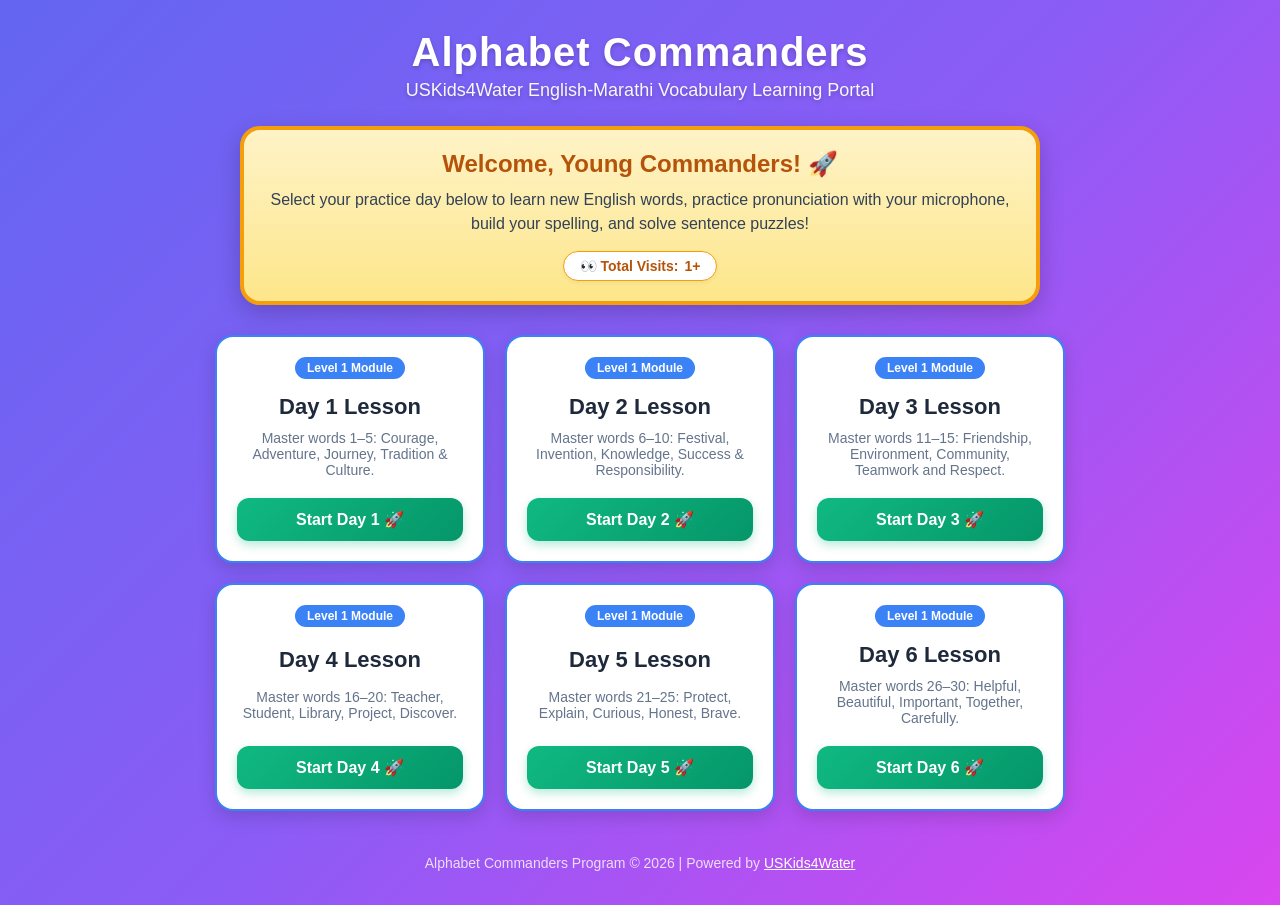
<file: 2026/index.html>
<!DOCTYPE html>
<html lang="en">
<head>
    <meta charset="UTF-8">
    <meta name="viewport" content="width=device-width, initial-scale=1.0">
    <title>Alphabet Commanders - Learning Portal</title>

    <!-- Google Analytics 4 (GA4) Tag -->
    <script async src="https://www.googletagmanager.com/gtag/js?id=G-XXXXXXXXXX"></script>
    <script>
      window.dataLayer = window.dataLayer || [];
      function gtag(){dataLayer.push(arguments);}
      gtag('js', new Date());

      gtag('config', 'G-XXXXXXXXXX');
    </script>

    <style>
        :root {
            --primary: #2563EB;
            --primary-dark: #1E3A8A;
            --accent: #F59E0B;
            --success: #10B981;
            --text-dark: #1E293B;
        }

        body {
            font-family: 'Segoe UI', Tahoma, Geneva, Verdana, sans-serif;
            background: linear-gradient(135deg, #6366F1 0%, #8B5CF6 50%, #D946EF 100%);
            color: var(--text-dark);
            margin: 0;
            padding: 20px;
            min-height: 100vh;
            display: flex;
            flex-direction: column;
            align-items: center;
            box-sizing: border-box;
        }

        header {
            text-align: center;
            color: #FFFFFF;
            margin-bottom: 25px;
            text-shadow: 0 2px 4px rgba(0,0,0,0.2);
        }

        header h1 {
            font-size: 40px;
            margin: 10px 0 5px 0;
            letter-spacing: 1px;
        }

        header p {
            font-size: 18px;
            margin: 0;
            opacity: 0.95;
        }

        /* Banner Card */
        .welcome-card {
            background: linear-gradient(180deg, #FEF3C7 0%, #FDE68A 100%);
            border: 4px solid #F59E0B;
            border-radius: 20px;
            padding: 20px 25px;
            max-width: 800px;
            width: 100%;
            box-shadow: 0 8px 25px rgba(0,0,0,0.2);
            text-align: center;
            box-sizing: border-box;
            margin-bottom: 30px;
        }

        .welcome-card h2 {
            margin: 0 0 10px 0;
            color: #B45309;
            font-size: 24px;
        }

        .welcome-card p {
            font-size: 16px;
            color: #334155;
            line-height: 1.5;
            margin: 0;
        }

        .visitor-pill {
            display: inline-flex;
            align-items: center;
            gap: 6px;
            background-color: #FFFFFF;
            color: #B45309;
            font-weight: 700;
            font-size: 14px;
            padding: 6px 16px;
            border-radius: 20px;
            margin-top: 15px;
            border: 1px solid #F59E0B;
            box-shadow: 0 2px 5px rgba(0,0,0,0.05);
        }

        /* Grid Layout for Modules / Days */
        .grid-container {
            display: grid;
            grid-template-columns: repeat(auto-fit, minmax(250px, 1fr));
            gap: 20px;
            width: 100%;
            max-width: 850px;
        }

        .day-card {
            background: #FFFFFF;
            border-radius: 18px;
            padding: 20px;
            text-align: center;
            box-shadow: 0 6px 18px rgba(0,0,0,0.15);
            transition: transform 0.2s ease, box-shadow 0.2s ease;
            display: flex;
            flex-direction: column;
            justify-content: space-between;
            position: relative;
            overflow: hidden;
            border: 2px solid #E2E8F0;
        }

        .day-card.active {
            border-color: #3B82F6;
        }

        .day-card.active:hover {
            transform: translateY(-5px);
            box-shadow: 0 12px 25px rgba(0,0,0,0.25);
        }

        .card-badge {
            background: #3B82F6;
            color: white;
            font-size: 12px;
            font-weight: bold;
            padding: 4px 12px;
            border-radius: 12px;
            display: inline-block;
            margin-bottom: 10px;
            align-self: center;
        }

        .day-title {
            font-size: 22px;
            font-weight: bold;
            margin: 5px 0 10px 0;
            color: #1E293B;
        }

        .day-desc {
            font-size: 14px;
            color: #64748B;
            margin-bottom: 20px;
        }

        .btn-launch {
            display: inline-block;
            background: linear-gradient(135deg, #10B981 0%, #059669 100%);
            color: #FFFFFF;
            text-decoration: none;
            padding: 12px 20px;
            border-radius: 12px;
            font-weight: bold;
            font-size: 16px;
            box-shadow: 0 4px 10px rgba(16, 185, 129, 0.3);
            transition: background 0.2s ease;
        }

        .btn-launch:hover {
            background: linear-gradient(135deg, #059669 0%, #047857 100%);
        }

        footer {
            margin-top: auto;
            padding-top: 30px;
            color: rgba(255, 255, 255, 0.8);
            font-size: 14px;
            text-align: center;
        }

        footer a {
            color: #FFFFFF;
            text-decoration: underline;
        }
    </style>
</head>
<body>

    <header>
        <h1>Alphabet Commanders</h1>
        <p>USKids4Water English-Marathi Vocabulary Learning Portal</p>
    </header>

    <div class="welcome-card">
        <h2>Welcome, Young Commanders! 🚀</h2>
        <p>Select your practice day below to learn new English words, practice pronunciation with your microphone, build your spelling, and solve sentence puzzles!</p>
        
        <div class="visitor-pill">
            <span>👀 Total Visits:</span>
            <span id="visit-counter">...</span>
        </div>
    </div>

    <div class="grid-container">
        <div class="day-card active">
            <span class="card-badge">Level 1 Module</span>
            <div class="day-title">Day 1 Lesson</div>
            <div class="day-desc">Master words 1–5: Courage, Adventure, Journey, Tradition & Culture.</div>
            <a href="Day1.html" class="btn-launch">Start Day 1 🚀</a>
        </div>
        
        <div class="day-card active">
            <span class="card-badge">Level 1 Module</span>
            <div class="day-title">Day 2 Lesson</div>
            <div class="day-desc">Master words 6–10: Festival, Invention, Knowledge, Success & Responsibility.</div>
            <a href="Day2.html" class="btn-launch">Start Day 2 🚀</a>
        </div>

        <div class="day-card active">
            <span class="card-badge">Level 1 Module</span>
            <div class="day-title">Day 3 Lesson</div>
            <div class="day-desc">Master words 11–15: Friendship, Environment, Community, Teamwork and Respect.</div>
            <a href="Day3.html" class="btn-launch">Start Day 3 🚀</a>
        </div>

        <div class="day-card active">
            <span class="card-badge">Level 1 Module</span>
            <div class="day-title">Day 4 Lesson</div>
            <div class="day-desc">Master words 16–20: Teacher, Student, Library, Project, Discover.</div>
            <a href="Day4.html" class="btn-launch">Start Day 4 🚀</a>
        </div>

        <div class="day-card active">
            <span class="card-badge">Level 1 Module</span>
            <div class="day-title">Day 5 Lesson</div>
            <div class="day-desc">Master words 21–25: Protect, Explain, Curious, Honest, Brave.</div>
            <a href="Day5.html" class="btn-launch">Start Day 5 🚀</a>
        </div>

        <div class="day-card active">
            <span class="card-badge">Level 1 Module</span>
            <div class="day-title">Day 6 Lesson</div>
            <div class="day-desc">Master words 26–30: Helpful, Beautiful, Important, Together, Carefully.</div>
            <a href="Day6.html" class="btn-launch">Start Day 6 🚀</a>
        </div>
    </div>

    <footer>
        <p>Alphabet Commanders Program &copy; 2026 | Powered by <a href="https://github.com/meerabapat/USKids4Water-AlphaCommander" target="_blank">USKids4Water</a></p>
    </footer>

    <!-- Public Visit Counter Script -->
    <script>
        async function fetchVisits() {
            try {
                const response = await fetch('https://api.counterapi.dev/v1/uskids4water-alphacommander/index/up');
                const data = await response.json();
                if (data && data.count !== undefined) {
                    document.getElementById('visit-counter').innerText = data.count.toLocaleString();
                } else {
                    document.getElementById('visit-counter').innerText = '1+';
                }
            } catch (err) {
                document.getElementById('visit-counter').innerText = '1+';
            }
        }
        fetchVisits();
    </script>
</body>
</html>
</file>
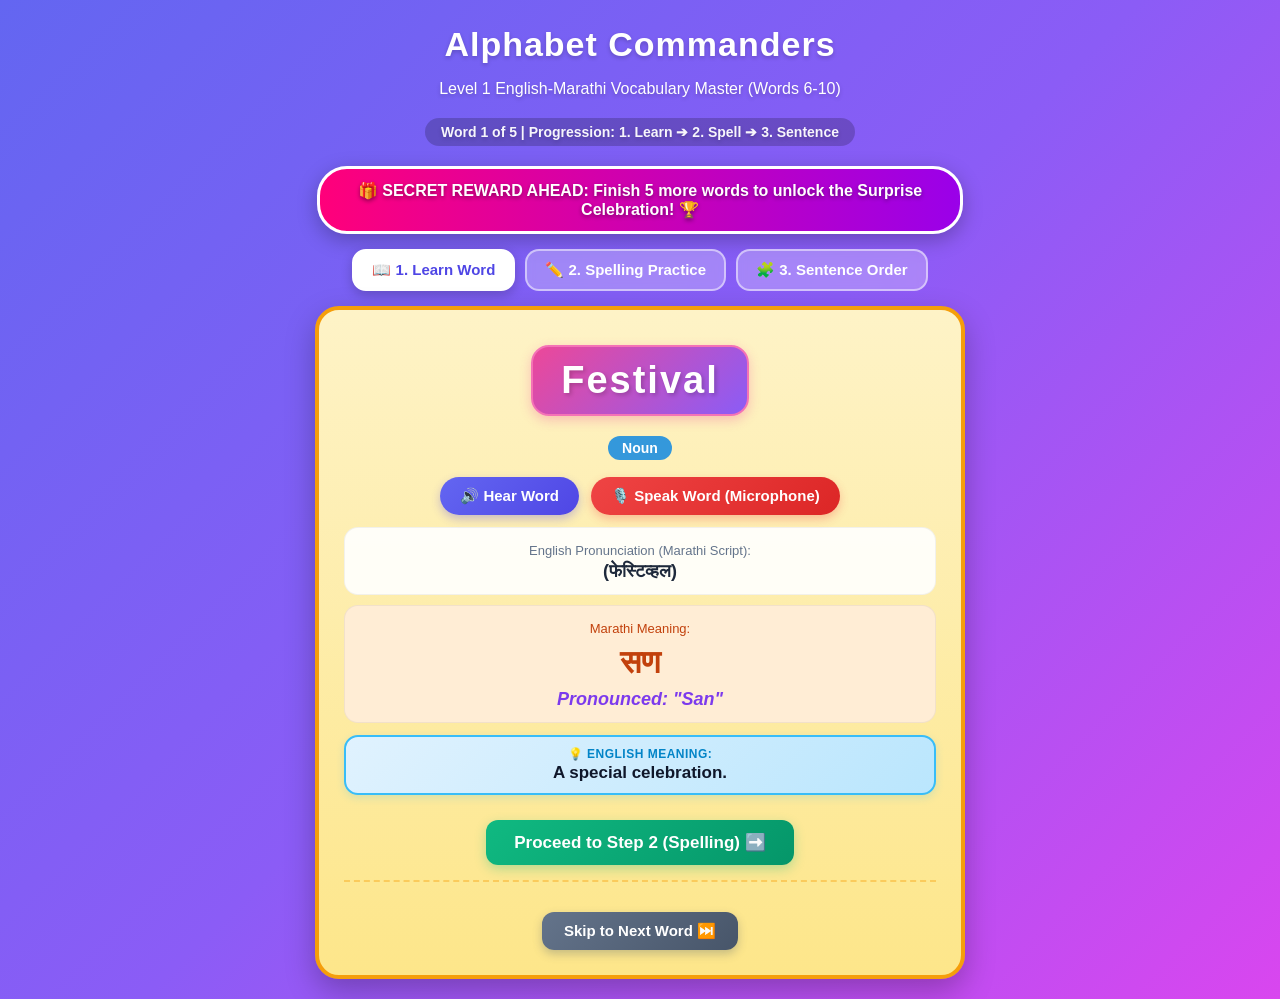
<file: Day2.html>
<!DOCTYPE html>
<html lang="en">
<head>
    <meta charset="UTF-8">
    <meta name="viewport" content="width=device-width, initial-scale=1.0">
    <title>Alphabet Commanders - Day 2 (Words 6-10)</title>
    <style>
        :root {
            --primary: #2563EB;
            --primary-dark: #1E3A8A;
            --success: #10B981;
            --warning: #F59E0B;
            --danger: #EF4444;
            --text: #1E293B;
        }

        body {
            font-family: 'Segoe UI', Tahoma, Geneva, Verdana, sans-serif;
            background: linear-gradient(135deg, #6366F1 0%, #8B5CF6 50%, #D946EF 100%);
            color: var(--text);
            margin: 0;
            padding: 20px;
            display: flex;
            flex-direction: column;
            align-items: center;
            min-height: 100vh;
            box-sizing: border-box;
        }

        header {
            text-align: center;
            margin-bottom: 10px;
            color: #FFFFFF;
            text-shadow: 0 2px 4px rgba(0,0,0,0.2);
        }

        header h1 {
            margin: 5px 0;
            font-size: 34px;
            letter-spacing: 1px;
        }

        .step-indicator {
            font-size: 14px;
            color: rgba(255, 255, 255, 0.95);
            font-weight: bold;
            margin-top: 4px;
            background: rgba(0, 0, 0, 0.2);
            padding: 6px 16px;
            border-radius: 20px;
            display: inline-block;
        }

        /* Eye-Catching Multi-Color Motivation Banner */
        .teaser-banner {
            background: linear-gradient(90deg, #FF007A 0%, #9B00E8 33%, #00D4FF 66%, #00FF87 100%);
            background-size: 300% 300%;
            animation: gradientShift 4s ease infinite, pulseGlow 1.5s infinite alternate;
            color: #FFFFFF;
            font-size: 16px;
            font-weight: 800;
            padding: 12px 20px;
            border-radius: 30px;
            margin: 10px 0 15px 0;
            box-shadow: 0 6px 20px rgba(0,0,0,0.25);
            border: 3px solid #FFFFFF;
            text-shadow: 0 2px 4px rgba(0,0,0,0.4);
            text-align: center;
            max-width: 600px;
            width: 90%;
        }

        @keyframes gradientShift {
            0% { background-position: 0% 50%; }
            50% { background-position: 100% 50%; }
            100% { background-position: 0% 50%; }
        }

        @keyframes pulseGlow {
            0% { transform: scale(1); }
            100% { transform: scale(1.03); }
        }

        .nav-bar {
            display: flex;
            gap: 10px;
            flex-wrap: wrap;
            justify-content: center;
            margin-bottom: 15px;
        }

        .nav-btn {
            background-color: rgba(255, 255, 255, 0.25);
            backdrop-filter: blur(5px);
            color: white;
            border: 2px solid rgba(255, 255, 255, 0.5);
            padding: 10px 18px;
            font-size: 15px;
            font-weight: bold;
            border-radius: 14px;
            cursor: pointer;
            transition: all 0.2s ease;
        }

        .nav-btn.active {
            background-color: #FFFFFF;
            color: #4F46E5;
            border-color: #FFFFFF;
            box-shadow: 0 4px 12px rgba(0,0,0,0.2);
        }

        .container {
            background: linear-gradient(180deg, #FEF3C7 0%, #FDE68A 100%);
            border: 4px solid #F59E0B;
            border-radius: 24px;
            padding: 25px;
            width: 100%;
            max-width: 650px;
            box-shadow: 0 12px 30px rgba(0,0,0,0.25);
            text-align: center;
            min-height: 460px;
            box-sizing: border-box;
            position: relative;
            display: flex;
            flex-direction: column;
            justify-content: space-between;
        }

        .hidden { display: none !important; }

        .word-showcase {
            background: linear-gradient(135deg, #EC4899 0%, #8B5CF6 100%);
            color: #FFFFFF;
            padding: 12px 28px;
            border-radius: 18px;
            display: inline-block;
            margin: 10px 0 15px 0;
            box-shadow: 0 4px 12px rgba(236, 72, 153, 0.3);
            border: 2px solid #F472B6;
        }

        .word-showcase h2 {
            font-size: 38px;
            margin: 0;
            letter-spacing: 2px;
            text-transform: capitalize;
            text-shadow: 2px 2px 4px rgba(0,0,0,0.2);
        }

        .marathi-title { font-size: 32px; color: #C2410C; font-weight: bold; margin: 8px 0; }
        .pron-sub { font-size: 18px; color: #334155; font-weight: normal; }
        .marathi-pron { font-size: 18px; color: #7C3AED; font-style: italic; font-weight: 600; }
        
        .pos-badge {
            display: inline-block;
            padding: 4px 14px;
            border-radius: 15px;
            color: white;
            font-size: 14px;
            margin: 5px 0;
            font-weight: bold;
        }

        .audio-buttons {
            display: flex;
            gap: 12px;
            justify-content: center;
            flex-wrap: wrap;
            margin: 12px 0;
        }

        .audio-btn {
            color: white;
            border: none;
            padding: 10px 20px;
            border-radius: 20px;
            cursor: pointer;
            font-size: 15px;
            font-weight: bold;
            background: linear-gradient(135deg, #6366F1 0%, #4F46E5 100%);
            box-shadow: 0 4px 10px rgba(79, 70, 229, 0.3);
            transition: transform 0.1s ease;
        }

        .mic-btn {
            background: linear-gradient(135deg, #EF4444 0%, #DC2626 100%);
            box-shadow: 0 4px 10px rgba(239, 68, 68, 0.3);
        }

        .mic-btn.listening {
            animation: pulseMic 1.2s infinite;
            background: linear-gradient(135deg, #F59E0B 0%, #D97706 100%);
        }

        @keyframes pulseMic {
            0% { transform: scale(1); }
            50% { transform: scale(1.05); }
            100% { transform: scale(1); }
        }

        .speech-feedback-box {
            background-color: #FFFFFF;
            border-radius: 12px;
            padding: 10px 15px;
            margin: 10px 0;
            border: 2px solid #CBD5E1;
            font-size: 15px;
        }

        /* Tile Styles */
        .blank-container, .letter-bank, .sentence-bank, .sentence-target {
            display: flex;
            flex-wrap: wrap;
            gap: 8px;
            justify-content: center;
            margin: 15px 0;
            min-height: 45px;
        }

        .tile {
            width: 42px;
            height: 48px;
            background-color: #FFFFFF;
            border: 2px solid #CBD5E1;
            border-radius: 10px;
            display: flex;
            align-items: center;
            justify-content: center;
            font-size: 22px;
            font-weight: bold;
            cursor: pointer;
            user-select: none;
            box-shadow: 0 3px 6px rgba(0,0,0,0.08);
            transition: transform 0.1s;
        }

        .tile:active { transform: scale(0.95); }

        .tile.blank {
            border: 2px dashed #3B82F6;
            background-color: #EFF6FF;
        }

        .tile.filled {
            background: linear-gradient(135deg, #2563EB 0%, #1D4ED8 100%);
            color: white;
            border-color: #1E40AF;
        }

        .word-tile {
            padding: 10px 18px;
            background-color: #FFFFFF;
            border: 2px solid #818CF8;
            color: #312E81;
            border-radius: 12px;
            font-size: 16px;
            font-weight: bold;
            cursor: pointer;
            box-shadow: 0 3px 6px rgba(0,0,0,0.1);
            transition: transform 0.1s;
        }

        .word-tile:active { transform: scale(0.95); }

        .sentence-target {
            border: 2px dashed #6366F1;
            border-radius: 14px;
            padding: 12px;
            background-color: rgba(255, 255, 255, 0.85);
        }

        .feedback {
            font-size: 17px;
            font-weight: bold;
            min-height: 25px;
            margin-top: 10px;
        }

        .action-btn {
            background: linear-gradient(135deg, #10B981 0%, #059669 100%);
            color: white;
            border: none;
            padding: 12px 28px;
            border-radius: 12px;
            font-size: 17px;
            cursor: pointer;
            font-weight: bold;
            margin-top: 10px;
            box-shadow: 0 4px 12px rgba(16, 185, 129, 0.3);
            transition: all 0.2s ease;
        }

        .skip-btn {
            background: linear-gradient(135deg, #64748B 0%, #475569 100%);
            color: white;
            border: none;
            padding: 10px 22px;
            border-radius: 12px;
            font-size: 15px;
            cursor: pointer;
            font-weight: bold;
            margin-top: 20px;
            box-shadow: 0 4px 10px rgba(71, 85, 105, 0.3);
            transition: all 0.2s ease;
        }

        .skip-btn:hover {
            background: linear-gradient(135deg, #475569 0%, #334155 100%);
            transform: translateY(-1px);
        }

        .card-box {
            background-color: rgba(255, 255, 255, 0.9);
            padding: 12px;
            border-radius: 14px;
            margin: 10px 0;
            border: 1px solid rgba(0,0,0,0.05);
        }

        /* Distinctive English Meaning Highlight Card */
        .meaning-highlight-box {
            background: linear-gradient(135deg, #E0F2FE 0%, #BAE6FD 100%);
            border: 2px solid #38BDF8;
            border-radius: 14px;
            padding: 10px 16px;
            margin: 12px 0;
            box-shadow: 0 3px 8px rgba(56, 189, 248, 0.2);
            color: #0369A1;
        }

        .meaning-highlight-box .meaning-title {
            font-size: 12px;
            font-weight: 800;
            text-transform: uppercase;
            letter-spacing: 0.5px;
            color: #0284C7;
            margin-bottom: 2px;
        }

        .meaning-highlight-box .meaning-text {
            font-size: 17px;
            font-weight: 700;
            color: #0F172A;
        }

        /* Surprise Modal Overlay */
        .modal-overlay {
            position: absolute;
            top: 0; left: 0; right: 0; bottom: 0;
            background: rgba(15, 23, 42, 0.9);
            backdrop-filter: blur(8px);
            border-radius: 20px;
            display: flex;
            flex-direction: column;
            align-items: center;
            justify-content: center;
            padding: 25px;
            color: white;
            z-index: 100;
        }

        .congrats-card {
            background: linear-gradient(135deg, #3B82F6 0%, #1D4ED8 100%);
            border: 3px solid #F59E0B;
            border-radius: 20px;
            padding: 30px 20px;
            box-shadow: 0 10px 30px rgba(0,0,0,0.5);
            width: 90%;
            max-width: 480px;
        }

        .badge-icon {
            font-size: 70px;
            margin-bottom: 10px;
            animation: bounce 1.5s infinite;
        }

        @keyframes bounce {
            0%, 100% { transform: translateY(0); }
            50% { transform: translateY(-12px); }
        }

        .modal-btn-group {
            display: flex;
            gap: 15px;
            justify-content: center;
            margin-top: 20px;
            flex-wrap: wrap;
        }

        .congrats-btn {
            padding: 12px 24px;
            border-radius: 14px;
            border: none;
            font-size: 16px;
            font-weight: bold;
            cursor: pointer;
            color: white;
            box-shadow: 0 4px 12px rgba(0,0,0,0.2);
            transition: transform 0.1s ease;
        }

        .congrats-btn:active { transform: scale(0.95); }

        .btn-keep { background: linear-gradient(135deg, #F59E0B 0%, #D97706 100%); }
        .btn-done { background: linear-gradient(135deg, #10B981 0%, #059669 100%); }
    </style>
</head>
<body>

    <header>
        <h1>Alphabet Commanders</h1>
        <p>Level 1 English-Marathi Vocabulary Master (Words 6-10)</p>
        <div class="step-indicator">
            Word <span id="current-word-num">1</span> of 5 | Progression: 1. Learn ➔ 2. Spell ➔ 3. Sentence
        </div>
    </header>

    <div class="teaser-banner" id="teaser-banner">
        🎁 SECRET REWARD AHEAD: Master 5 words to unlock the Commander Trophy & Surprise Screen! 🏆
    </div>

    <div class="nav-bar">
        <button class="nav-btn active" id="tab-learn" onclick="switchStep(1)">📖 1. Learn Word</button>
        <button class="nav-btn" id="tab-spelling" onclick="switchStep(2)">✏️ 2. Spelling Practice</button>
        <button class="nav-btn" id="tab-sentence" onclick="switchStep(3)">🧩 3. Sentence Order</button>
    </div>

    <div class="container">
        <div>
            <div id="learn-view">
                <div class="word-showcase">
                    <h2 id="learn-word">Festival</h2>
                </div>
                <div>
                    <span id="learn-pos" class="pos-badge">Noun</span>
                </div>

                <div class="audio-buttons">
                    <button class="audio-btn" onclick="speakEnglish()">🔊 Hear Word</button>
                    <button class="audio-btn mic-btn" id="mic-btn" onclick="startSpeechRecognition()">🎙️ Speak Word (Microphone)</button>
                </div>

                <div id="speech-feedback" class="speech-feedback-box hidden">
                    <div id="speech-status-msg" style="font-weight: bold; margin-bottom: 4px;"></div>
                    <div id="speech-help-msg" style="font-size: 14px; color: #475569;"></div>
                </div>

                <div class="card-box">
                    <p style="margin: 3px 0; font-size: 13px; color: #64748B;">English Pronunciation (Marathi Script):</p>
                    <div class="pron-sub" id="learn-eng-pron" style="font-size: 18px; font-weight: bold; color: #1E293B;">(फेस्टिव्हल)</div>
                </div>

                <div class="card-box" style="background-color: #FFEDD5;">
                    <p style="margin: 3px 0; font-size: 13px; color: #C2410C;">Marathi Meaning:</p>
                    <div class="marathi-title" id="learn-marathi">सण</div>
                    <div class="marathi-pron" id="learn-marathi-pron">Pronounced: "San"</div>
                </div>
                
                <div class="meaning-highlight-box">
                    <div class="meaning-title">💡 English Meaning:</div>
                    <div class="meaning-text" id="learn-eng-def">A special celebration.</div>
                </div>

                <div style="margin-top: 15px;">
                    <button class="action-btn" onclick="switchStep(2)">Proceed to Step 2 (Spelling) ➡️</button>
                </div>
            </div>

            <div id="spelling-view" class="hidden">
                <h3>Step 2: Complete the English Spelling</h3>
                <div class="marathi-title" id="spell-marathi">सण</div>
                <div class="marathi-pron" id="spell-marathi-pron">Pronounced: "San"</div>

                <div class="meaning-highlight-box">
                    <div class="meaning-title">💡 English Meaning:</div>
                    <div class="meaning-text" id="spell-def">A special celebration.</div>
                </div>

                <div class="blank-container" id="spell-slots"></div>
                <p style="font-size: 14px; color: #475569;">Tap letters below to fill in the blanks:</p>
                <div class="letter-bank" id="spell-bank"></div>

                <button class="action-btn" onclick="checkSpelling()">Check Answer</button>
                <div id="spell-feedback" class="feedback"></div>
            </div>

            <div id="sentence-view" class="hidden">
                <h3>Step 3: Build the Sentence</h3>
                
                <div style="margin: 10px 0;">
                    <span id="sent-target-word-badge" class="word-showcase" style="padding: 6px 16px; margin: 0;">
                        <span id="sent-target-word" style="font-size: 22px; font-weight: bold;">Festival</span>
                    </span>
                </div>

                <div class="meaning-highlight-box">
                    <div class="meaning-title">💡 English Meaning:</div>
                    <div class="meaning-text" id="sentence-def">A special celebration.</div>
                </div>

                <div class="card-box" style="background-color: #FEF3C7; border: 1px solid #F59E0B; margin: 10px 0;">
                    <p style="margin: 2px 0; font-size: 13px; color: #B45309; font-weight: bold;">Marathi Sentence Meaning:</p>
                    <div id="sent-marathi-sentence" style="font-size: 20px; color: #C2410C; font-weight: bold; margin-top: 4px;">दिवाळी हा माझा आवडता सण आहे.</div>
                </div>

                <p style="font-size: 14px; color: #475569;">Tap words below to build the English sentence:</p>
                <div class="sentence-target" id="sentence-target"></div>
                
                <div class="sentence-bank" id="sentence-bank"></div>

                <button class="action-btn" onclick="checkSentence()">Verify Sentence</button>
                <div id="sent-feedback" class="feedback"></div>
            </div>
        </div>

        <div style="margin-top: 15px; border-top: 2px dashed rgba(245, 158, 11, 0.4); padding-top: 10px;">
            <button class="skip-btn" onclick="skipToNextWord()">Skip to Next Word ⏭️</button>
        </div>

        <div id="congrats-modal" class="modal-overlay hidden">
            <div class="congrats-card">
                <div class="badge-icon">🏆</div>
                <h2 style="margin: 0; font-size: 28px; color: #FDE68A;">SURPRISE UNLOCKED!</h2>
                <p style="font-size: 18px; margin: 10px 0;">You earned the <b>Master Commander Trophy!</b> 🎉</p>
                <p style="font-size: 14px; color: #E2E8F0; margin-bottom: 20px;">Outstanding job completing all 5 words across speaking, spelling, and sentences!</p>

                <div class="modal-btn-group">
                    <button class="congrats-btn btn-keep" onclick="restartPractice()">Play Again 🔁</button>
                    <button class="congrats-btn btn-done" onclick="finishModule()">Done 🎉</button>
                </div>
            </div>
        </div>

        <div id="done-screen" class="modal-overlay hidden">
            <div class="congrats-card" style="background: linear-gradient(135deg, #059669 0%, #047857 100%); border-color: #34D399;">
                <div class="badge-icon">🌟</div>
                <h2 style="margin: 0; font-size: 28px; color: #FFFFFF;">Outstanding Job, Commander!</h2>
                <p style="font-size: 16px; margin: 15px 0;">Great effort practicing your English-Marathi vocabulary today.</p>
                <button class="congrats-btn btn-keep" style="margin-top: 10px;" onclick="restartPractice()">Start Again 🚀</button>
            </div>
        </div>

    </div>

    <script>
        let audioCtx = null;

        function getAudioContext() {
            if (!audioCtx) {
                const AudioContext = window.AudioContext || window.webkitAudioContext;
                audioCtx = new AudioContext();
            }
            if (audioCtx.state === 'suspended') {
                audioCtx.resume();
            }
            return audioCtx;
        }

        function playDingSound() {
            try {
                const ctx = getAudioContext();

                const osc1 = ctx.createOscillator();
                const gain1 = ctx.createGain();
                osc1.type = 'sine';
                osc1.frequency.setValueAtTime(587.33, ctx.currentTime);
                gain1.gain.setValueAtTime(0.3, ctx.currentTime);
                gain1.gain.exponentialRampToValueAtTime(0.001, ctx.currentTime + 0.3);
                osc1.connect(gain1);
                gain1.connect(ctx.destination);
                osc1.start(ctx.currentTime);
                osc1.stop(ctx.currentTime + 0.3);

                const osc2 = ctx.createOscillator();
                const gain2 = ctx.createGain();
                osc2.type = 'sine';
                osc2.frequency.setValueAtTime(880.00, ctx.currentTime + 0.1);
                gain2.gain.setValueAtTime(0.35, ctx.currentTime + 0.1);
                gain2.gain.exponentialRampToValueAtTime(0.001, ctx.currentTime + 0.55);
                osc2.connect(gain2);
                gain2.connect(ctx.destination);
                osc2.start(ctx.currentTime + 0.1);
                osc2.stop(ctx.currentTime + 0.55);
            } catch(e) {
                console.log("Audio play prevented or unsupported.");
            }
        }

        function playWrongSound() {
            try {
                const ctx = getAudioContext();

                const osc1 = ctx.createOscillator();
                const gain1 = ctx.createGain();
                osc1.type = 'sawtooth';
                osc1.frequency.setValueAtTime(155.56, ctx.currentTime);
                gain1.gain.setValueAtTime(0.25, ctx.currentTime);
                gain1.gain.exponentialRampToValueAtTime(0.01, ctx.currentTime + 0.2);
                osc1.connect(gain1);
                gain1.connect(ctx.destination);
                osc1.start(ctx.currentTime);
                osc1.stop(ctx.currentTime + 0.2);

                const osc2 = ctx.createOscillator();
                const gain2 = ctx.createGain();
                osc2.type = 'sawtooth';
                osc2.frequency.setValueAtTime(110.00, ctx.currentTime + 0.18);
                gain2.gain.setValueAtTime(0.3, ctx.currentTime + 0.18);
                gain2.gain.exponentialRampToValueAtTime(0.01, ctx.currentTime + 0.45);
                osc2.connect(gain2);
                gain2.connect(ctx.destination);
                osc2.start(ctx.currentTime + 0.18);
                osc2.stop(ctx.currentTime + 0.45);
            } catch(e) {
                console.log("Audio play prevented or unsupported.");
            }
        }

        let availableVoices = [];
        function populateVoices() {
            if ('speechSynthesis' in window) {
                availableVoices = speechSynthesis.getVoices();
            }
        }
        populateVoices();
        if (typeof speechSynthesis !== 'undefined' && speechSynthesis.onvoiceschanged !== undefined) {
            speechSynthesis.onvoiceschanged = populateVoices;
        }

        function speakEnglish() {
            if ('speechSynthesis' in window) {
                speechSynthesis.cancel();
                const item = dataset[currentIndex];
                const utterance = new SpeechSynthesisUtterance(item.word);
                
                utterance.lang = 'en-US';
                const voices = availableVoices.length ? availableVoices : speechSynthesis.getVoices();

                const femaleVoice = voices.find(v => 
                    v.lang.startsWith('en') && (
                        v.name.includes('Jenny') || 
                        v.name.includes('Zira') || 
                        v.name.includes('Samantha') || 
                        v.name.includes('Victoria') || 
                        v.name.includes('Google US English') ||
                        v.name.includes('Karen') ||
                        v.name.includes('Female')
                    )
                ) || voices.find(v => v.lang.startsWith('en'));

                if (femaleVoice) {
                    utterance.voice = femaleVoice;
                }

                utterance.pitch = 1.32;
                utterance.rate = 0.92;
                utterance.volume = 1.0;

                speechSynthesis.speak(utterance);
            }
        }

        function startSpeechRecognition() {
            const SpeechRecognition = window.SpeechRecognition || window.webkitSpeechRecognition;
            const feedbackBox = document.getElementById('speech-feedback');
            const statusMsg = document.getElementById('speech-status-msg');
            const helpMsg = document.getElementById('speech-help-msg');
            const micBtn = document.getElementById('mic-btn');

            feedbackBox.classList.remove('hidden');

            if (!SpeechRecognition) {
                statusMsg.style.color = 'var(--danger)';
                statusMsg.innerText = "⚠️ Speech Recognition is not supported on this browser.";
                helpMsg.innerText = "Please try using Google Chrome or Microsoft Edge.";
                return;
            }

            const recognition = new SpeechRecognition();
            recognition.lang = 'en-US';
            recognition.interimResults = false;
            recognition.maxAlternatives = 5;

            micBtn.classList.add('listening');
            micBtn.innerText = "🎙️ Listening... Speak Now!";
            statusMsg.style.color = '#1E3A8A';
            statusMsg.innerText = "🎧 Listening... Please speak clearly!";
            helpMsg.innerText = "";

            recognition.start();

            recognition.onresult = function(event) {
                micBtn.classList.remove('listening');
                micBtn.innerText = "🎙️ Speak Word (Microphone)";

                const targetWord = dataset[currentIndex].word.toLowerCase().trim();
                
                let spokenAlternatives = [];
                for (let i = 0; i < event.results[0].length; i++) {
                    spokenAlternatives.push(event.results[0][i].transcript.toLowerCase().trim());
                }

                const matched = spokenAlternatives.some(alt => {
                    const cleanAlt = alt.replace(/[^a-z0-9\s]/gi, '');
                    return cleanAlt === targetWord || cleanAlt.split(' ').includes(targetWord);
                });

                const bestTranscribedWord = event.results[0][0].transcript;

                if (matched) {
                    playDingSound();
                    statusMsg.style.color = 'var(--success)';
                    statusMsg.innerText = `✨ Excellent! Perfect pronunciation of "${dataset[currentIndex].word}"!`;
                    helpMsg.innerHTML = "🎉 Speech Verified!";
                } else {
                    playWrongSound();
                    statusMsg.style.color = 'var(--danger)';
                    statusMsg.innerText = `❌ We heard: "${bestTranscribedWord}". Try again!`;
                    
                    const item = dataset[currentIndex];
                    helpMsg.innerHTML = `💡 <b>Helpful Tip:</b> Listen to how it sounds in Marathi script: <b>(${item.engPron})</b>. Click <b>"🔊 Hear Word"</b> and speak again!`;
                }
            };

            recognition.onerror = function(event) {
                micBtn.classList.remove('listening');
                micBtn.innerText = "🎙️ Speak Word (Microphone)";
                statusMsg.style.color = 'var(--danger)';
                statusMsg.innerText = "❌ Couldn't catch that clearly.";
                helpMsg.innerText = "Make sure your microphone is enabled and speak louder.";
            };

            recognition.onend = function() {
                micBtn.classList.remove('listening');
                micBtn.innerText = "🎙️ Speak Word (Microphone)";
            };
        }

        /* DATASET: Words 6 to 10 from R1 Word List */
        const dataset = [
            { 
                word: "Festival", 
                engPron: "फेस्टिव्हल", 
                marathi: "सण", 
                marPron: "San", 
                def: "A special celebration.", 
                pos: "Noun", 
                sentence: "Diwali is my favourite festival.",
                marathiSentence: "दिवाळी हा माझा आवडता सण आहे."
            },
            { 
                word: "Invention", 
                engPron: "इन्व्हेन्शन", 
                marathi: "शोध", 
                marPron: "Shodh", 
                def: "Something new created.", 
                pos: "Noun", 
                sentence: "The telephone is an important invention.",
                marathiSentence: "टेलिफोन हा एक महत्त्वाचा शोध आहे."
            },
            { 
                word: "Knowledge", 
                engPron: "नॉलेज", 
                marathi: "ज्ञान", 
                marPron: "Gnyaan", 
                def: "Information and understanding.", 
                pos: "Noun", 
                sentence: "Reading books increases our knowledge.",
                marathiSentence: "पुस्तके वाचल्याने आपले ज्ञान वाढते."
            },
            { 
                word: "Success", 
                engPron: "सक्सेस", 
                marathi: "यश", 
                marPron: "Yash", 
                def: "Reaching a goal.", 
                pos: "Noun", 
                sentence: "Hard work leads to success.",
                marathiSentence: "कष्टाने यश मिळते."
            },
            { 
                word: "Responsibility", 
                engPron: "रिस्पॉन्सिबिलिटी", 
                marathi: "जबाबदारी", 
                marPron: "Jabaabdari", 
                def: "A job or duty.", 
                pos: "Noun", 
                sentence: "Keeping the classroom clean is our responsibility.",
                marathiSentence: "वर्ग स्वच्छ ठेवणे ही आपली जबाबदारी आहे."
            }
        ];

        const posColors = {
            "Noun": "#3498DB",
            "Verb": "#2ECC71",
            "Adjective": "#F1C40F",
            "Adverb": "#E67E22"
        };

        let currentIndex = 0;
        let currentStep = 1;
        
        let spellingState = [];
        let selectedSentenceWords = [];

        function updateTeaserBanner() {
            const banner = document.getElementById('teaser-banner');
            const remaining = dataset.length - currentIndex;
            if (remaining === 1) {
                banner.innerHTML = `🔥 <b>FINAL CHALLENGE!</b> Complete Word 5 to reveal your SURPRISE REWARD! 🏆`;
            } else {
                banner.innerHTML = `🎁 <b>SECRET REWARD AHEAD:</b> Finish ${remaining} more words to unlock the Surprise Celebration! 🏆`;
            }
        }

        function updateStepTabs() {
            document.getElementById('current-word-num').innerText = currentIndex + 1;
            updateTeaserBanner();

            const tabs = [
                { id: 'tab-learn', step: 1 },
                { id: 'tab-spelling', step: 2 },
                { id: 'tab-sentence', step: 3 }
            ];

            tabs.forEach(t => {
                const btn = document.getElementById(t.id);
                btn.classList.remove('active');
                if (t.step === currentStep) {
                    btn.classList.add('active');
                }
            });
        }

        function switchStep(step) {
            currentStep = step;
            updateStepTabs();

            document.getElementById('learn-view').classList.add('hidden');
            document.getElementById('spelling-view').classList.add('hidden');
            document.getElementById('sentence-view').classList.add('hidden');

            if (step === 1) {
                document.getElementById('learn-view').classList.remove('hidden');
                loadLearnCard();
            } else if (step === 2) {
                document.getElementById('spelling-view').classList.remove('hidden');
                loadSpellingMode();
            } else if (step === 3) {
                document.getElementById('sentence-view').classList.remove('hidden');
                loadSentenceMode();
            }
        }

        function skipToNextWord() {
            if (currentIndex < dataset.length - 1) {
                currentIndex++;
                switchStep(1);
            } else {
                showCongratsModal();
            }
        }

        function loadLearnCard() {
            const item = dataset[currentIndex];
            document.getElementById('learn-word').innerText = item.word;
            document.getElementById('learn-eng-pron').innerText = `(${item.engPron})`;
            document.getElementById('learn-marathi').innerText = item.marathi;
            document.getElementById('learn-marathi-pron').innerText = `Pronounced: "${item.marPron}"`;
            document.getElementById('learn-eng-def').innerText = item.def;

            document.getElementById('speech-feedback').classList.add('hidden');

            const posBadge = document.getElementById('learn-pos');
            posBadge.innerText = item.pos;
            posBadge.style.backgroundColor = posColors[item.pos] || '#7F8C8D';
        }

        function loadSpellingMode() {
            const item = dataset[currentIndex];
            document.getElementById('spell-marathi').innerText = item.marathi;
            document.getElementById('spell-marathi-pron').innerText = `Pronounced: "${item.marPron}"`;
            document.getElementById('spell-def').innerText = item.def;
            document.getElementById('spell-feedback').innerText = '';

            const wordUpper = item.word.toUpperCase();
            spellingState = new Array(wordUpper.length).fill('');

            let hideIndices = [];
            let targetCount = Math.min(Math.floor(Math.random() * 2) + 3, wordUpper.length - 1);
            while(hideIndices.length < targetCount) {
                let r = Math.floor(Math.random() * wordUpper.length);
                if(!hideIndices.includes(r)) hideIndices.push(r);
            }

            const slotsContainer = document.getElementById('spell-slots');
            slotsContainer.innerHTML = '';
            
            for (let i = 0; i < wordUpper.length; i++) {
                const tile = document.createElement('div');
                if (hideIndices.includes(i)) {
                    tile.className = 'tile blank';
                    tile.dataset.index = i;
                    tile.onclick = () => clearSlot(i);
                } else {
                    tile.className = 'tile filled';
                    tile.innerText = wordUpper[i];
                    spellingState[i] = wordUpper[i];
                }
                slotsContainer.appendChild(tile);
            }

            let extraLetters = "ABCDEFGHIJKLMNOPQRSTUVWXYZ".split('').filter(c => !wordUpper.includes(c));
            let bankLetters = hideIndices.map(i => wordUpper[i]);
            while(bankLetters.length < hideIndices.length + 3 && extraLetters.length > 0) {
                bankLetters.push(extraLetters.splice(Math.floor(Math.random() * extraLetters.length), 1)[0]);
            }
            bankLetters.sort(() => Math.random() - 0.5);

            const bankContainer = document.getElementById('spell-bank');
            bankContainer.innerHTML = '';
            bankLetters.forEach(letter => {
                const tile = document.createElement('div');
                tile.className = 'tile';
                tile.innerText = letter;
                tile.onclick = () => fillBlank(letter, tile);
                bankContainer.appendChild(tile);
            });
        }

        function fillBlank(letter, element) {
            const emptyIndex = spellingState.findIndex(val => val === '');
            if (emptyIndex !== -1) {
                spellingState[emptyIndex] = letter;
                const slot = document.querySelector(`.blank-container .tile[data-index='${emptyIndex}']`);
                if (slot) {
                    slot.innerText = letter;
                    slot.classList.remove('blank');
                    slot.classList.add('filled');
                }
                element.style.visibility = 'hidden';
            }
        }

        function clearSlot(index) {
            const slot = document.querySelector(`.blank-container .tile[data-index='${index}']`);
            if (slot && slot.innerText !== '') {
                const letter = slot.innerText;
                spellingState[index] = '';
                slot.innerText = '';
                slot.classList.remove('filled');
                slot.classList.add('blank');

                const bankTiles = document.querySelectorAll('.letter-bank .tile');
                for (let tile of bankTiles) {
                    if (tile.innerText === letter && tile.style.visibility === 'hidden') {
                        tile.style.visibility = 'visible';
                        break;
                    }
                }
            }
        }

        function checkSpelling() {
            const currentWord = dataset[currentIndex].word.toUpperCase();
            const result = spellingState.join('');
            const feedback = document.getElementById('spell-feedback');

            if (result === currentWord) {
                playDingSound();
                feedback.style.color = 'var(--success)';
                feedback.innerText = '✨ Correct Spelling! Moving to Step 3...';
                setTimeout(() => {
                    switchStep(3);
                }, 1300);
            } else {
                playWrongSound();
                feedback.style.color = 'var(--danger)';
                feedback.innerText = '❌ Incorrect! Resetting spelling tiles... try again!';
                
                // Automatic Reset on wrong answer
                setTimeout(() => {
                    loadSpellingMode();
                }, 1100);
            }
        }

        function loadSentenceMode() {
            const item = dataset[currentIndex];
            document.getElementById('sent-target-word').innerText = item.word;
            document.getElementById('sentence-def').innerText = item.def;
            document.getElementById('sent-marathi-sentence').innerText = item.marathiSentence;
            document.getElementById('sent-feedback').innerText = '';

            selectedSentenceWords = [];
            document.getElementById('sentence-target').innerHTML = '';

            const originalSentence = item.sentence;
            let wordsArr = originalSentence.replace('.', '').split(' ');
            wordsArr.sort(() => Math.random() - 0.5);

            const bank = document.getElementById('sentence-bank');
            bank.innerHTML = '';
            wordsArr.forEach((w) => {
                const btn = document.createElement('button');
                btn.className = 'word-tile';
                btn.innerText = w;
                btn.onclick = () => selectWordTile(w, btn);
                bank.appendChild(btn);
            });
        }

        function selectWordTile(word, btn) {
            selectedSentenceWords.push(word);
            btn.style.display = 'none';

            const target = document.getElementById('sentence-target');
            const tile = document.createElement('button');
            tile.className = 'word-tile';
            tile.innerText = word;
            tile.onclick = () => {
                target.removeChild(tile);
                btn.style.display = 'inline-block';
                selectedSentenceWords = selectedSentenceWords.filter(w => w !== word);
            };
            target.appendChild(tile);
        }

        function checkSentence() {
            const item = dataset[currentIndex];
            const targetSentence = item.sentence.replace('.', '');
            const userSentence = selectedSentenceWords.join(' ');
            const feedback = document.getElementById('sent-feedback');

            if (userSentence === targetSentence) {
                playDingSound();
                feedback.style.color = 'var(--success)';
                feedback.innerText = '🎉 Correct Sentence!';
                
                setTimeout(() => {
                    if (currentIndex >= dataset.length - 1) {
                        showCongratsModal();
                    } else {
                        currentIndex++;
                        switchStep(1);
                    }
                }, 1300);
            } else {
                playWrongSound();
                feedback.style.color = 'var(--danger)';
                feedback.innerText = '❌ Incorrect order! Resetting sentence tiles... try again!';

                // Automatic Reset on wrong answer
                setTimeout(() => {
                    loadSentenceMode();
                }, 1100);
            }
        }

        function showCongratsModal() {
            playDingSound();
            document.getElementById('congrats-modal').classList.remove('hidden');
        }

        function restartPractice() {
            document.getElementById('congrats-modal').classList.add('hidden');
            document.getElementById('done-screen').classList.add('hidden');
            currentIndex = 0;
            switchStep(1);
        }

        function finishModule() {
            document.getElementById('congrats-modal').classList.add('hidden');
            document.getElementById('done-screen').classList.remove('hidden');
        }

        switchStep(1);
    </script>
</body>
</html>
</file>
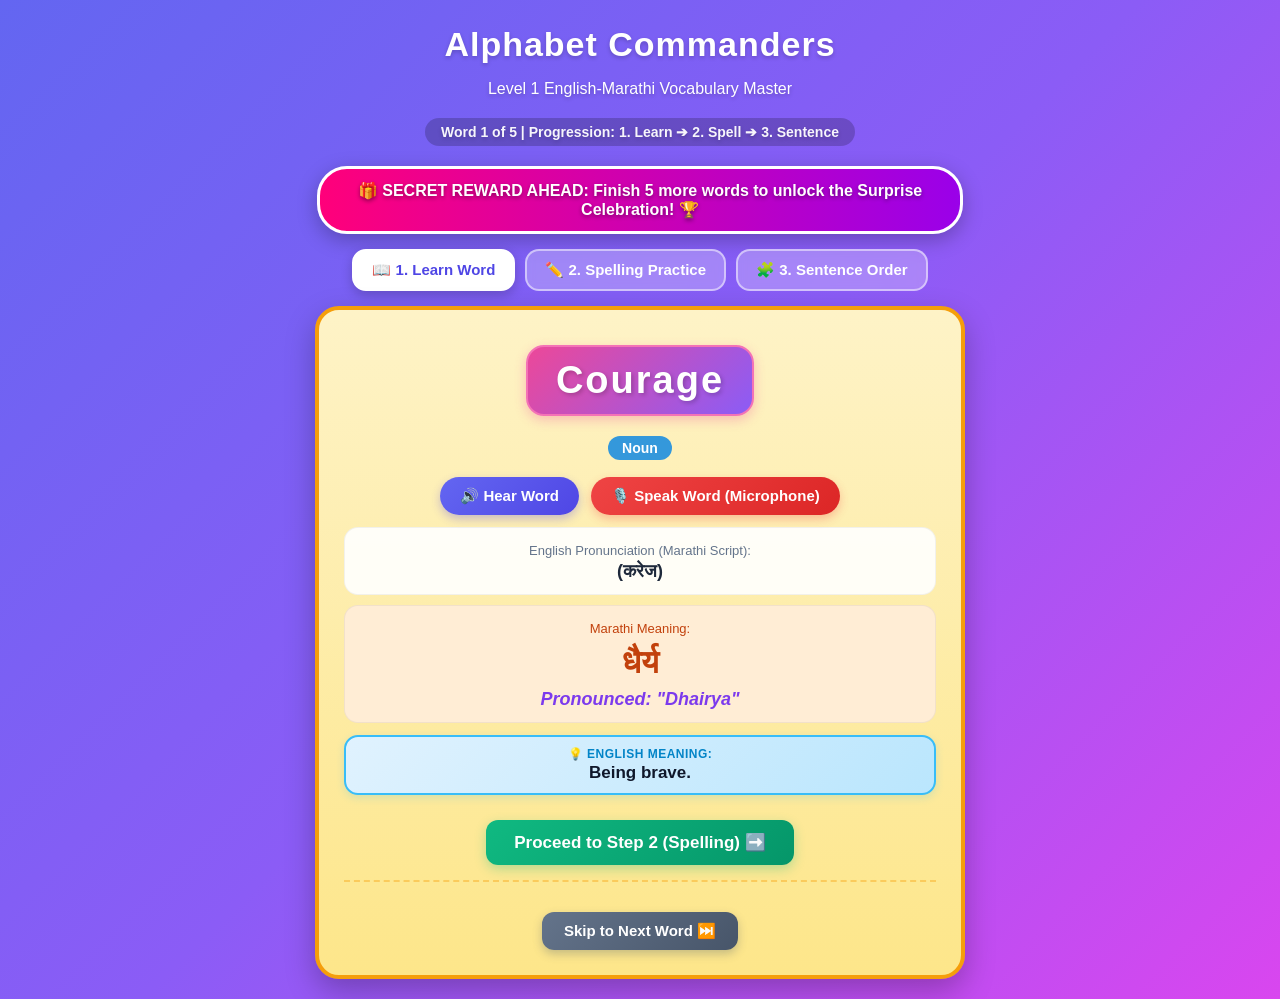
<file: 2026/Day1.html>
<!DOCTYPE html>
<html lang="en">
<head>
    <meta charset="UTF-8">
    <meta name="viewport" content="width=device-width, initial-scale=1.0">
    <title>Alphabet Commanders - Word Master</title>
    <style>
        :root {
            --primary: #2563EB;
            --primary-dark: #1E3A8A;
            --success: #10B981;
            --warning: #F59E0B;
            --danger: #EF4444;
            --text: #1E293B;
        }

        body {
            font-family: 'Segoe UI', Tahoma, Geneva, Verdana, sans-serif;
            background: linear-gradient(135deg, #6366F1 0%, #8B5CF6 50%, #D946EF 100%);
            color: var(--text);
            margin: 0;
            padding: 20px;
            display: flex;
            flex-direction: column;
            align-items: center;
            min-height: 100vh;
            box-sizing: border-box;
        }

        header {
            text-align: center;
            margin-bottom: 10px;
            color: #FFFFFF;
            text-shadow: 0 2px 4px rgba(0,0,0,0.2);
        }

        header h1 {
            margin: 5px 0;
            font-size: 34px;
            letter-spacing: 1px;
        }

        .step-indicator {
            font-size: 14px;
            color: rgba(255, 255, 255, 0.95);
            font-weight: bold;
            margin-top: 4px;
            background: rgba(0, 0, 0, 0.2);
            padding: 6px 16px;
            border-radius: 20px;
            display: inline-block;
        }

        /* Eye-Catching Multi-Color Motivation Banner */
        .teaser-banner {
            background: linear-gradient(90deg, #FF007A 0%, #9B00E8 33%, #00D4FF 66%, #00FF87 100%);
            background-size: 300% 300%;
            animation: gradientShift 4s ease infinite, pulseGlow 1.5s infinite alternate;
            color: #FFFFFF;
            font-size: 16px;
            font-weight: 800;
            padding: 12px 20px;
            border-radius: 30px;
            margin: 10px 0 15px 0;
            box-shadow: 0 6px 20px rgba(0,0,0,0.25);
            border: 3px solid #FFFFFF;
            text-shadow: 0 2px 4px rgba(0,0,0,0.4);
            text-align: center;
            max-width: 600px;
            width: 90%;
        }

        @keyframes gradientShift {
            0% { background-position: 0% 50%; }
            50% { background-position: 100% 50%; }
            100% { background-position: 0% 50%; }
        }

        @keyframes pulseGlow {
            0% { transform: scale(1); }
            100% { transform: scale(1.03); }
        }

        .nav-bar {
            display: flex;
            gap: 10px;
            flex-wrap: wrap;
            justify-content: center;
            margin-bottom: 15px;
        }

        .nav-btn {
            background-color: rgba(255, 255, 255, 0.25);
            backdrop-filter: blur(5px);
            color: white;
            border: 2px solid rgba(255, 255, 255, 0.5);
            padding: 10px 18px;
            font-size: 15px;
            font-weight: bold;
            border-radius: 14px;
            cursor: pointer;
            transition: all 0.2s ease;
        }

        .nav-btn.active {
            background-color: #FFFFFF;
            color: #4F46E5;
            border-color: #FFFFFF;
            box-shadow: 0 4px 12px rgba(0,0,0,0.2);
        }

        .container {
            background: linear-gradient(180deg, #FEF3C7 0%, #FDE68A 100%);
            border: 4px solid #F59E0B;
            border-radius: 24px;
            padding: 25px;
            width: 100%;
            max-width: 650px;
            box-shadow: 0 12px 30px rgba(0,0,0,0.25);
            text-align: center;
            min-height: 460px;
            box-sizing: border-box;
            position: relative;
            display: flex;
            flex-direction: column;
            justify-content: space-between;
        }

        .hidden { display: none !important; }

        .word-showcase {
            background: linear-gradient(135deg, #EC4899 0%, #8B5CF6 100%);
            color: #FFFFFF;
            padding: 12px 28px;
            border-radius: 18px;
            display: inline-block;
            margin: 10px 0 15px 0;
            box-shadow: 0 4px 12px rgba(236, 72, 153, 0.3);
            border: 2px solid #F472B6;
        }

        .word-showcase h2 {
            font-size: 38px;
            margin: 0;
            letter-spacing: 2px;
            text-transform: capitalize;
            text-shadow: 2px 2px 4px rgba(0,0,0,0.2);
        }

        .marathi-title { font-size: 32px; color: #C2410C; font-weight: bold; margin: 8px 0; }
        .pron-sub { font-size: 18px; color: #334155; font-weight: normal; }
        .marathi-pron { font-size: 18px; color: #7C3AED; font-style: italic; font-weight: 600; }
        
        .pos-badge {
            display: inline-block;
            padding: 4px 14px;
            border-radius: 15px;
            color: white;
            font-size: 14px;
            margin: 5px 0;
            font-weight: bold;
        }

        .audio-buttons {
            display: flex;
            gap: 12px;
            justify-content: center;
            flex-wrap: wrap;
            margin: 12px 0;
        }

        .audio-btn {
            color: white;
            border: none;
            padding: 10px 20px;
            border-radius: 20px;
            cursor: pointer;
            font-size: 15px;
            font-weight: bold;
            background: linear-gradient(135deg, #6366F1 0%, #4F46E5 100%);
            box-shadow: 0 4px 10px rgba(79, 70, 229, 0.3);
            transition: transform 0.1s ease;
        }

        .mic-btn {
            background: linear-gradient(135deg, #EF4444 0%, #DC2626 100%);
            box-shadow: 0 4px 10px rgba(239, 68, 68, 0.3);
        }

        .mic-btn.listening {
            animation: pulseMic 1.2s infinite;
            background: linear-gradient(135deg, #F59E0B 0%, #D97706 100%);
        }

        @keyframes pulseMic {
            0% { transform: scale(1); }
            50% { transform: scale(1.05); }
            100% { transform: scale(1); }
        }

        .speech-feedback-box {
            background-color: #FFFFFF;
            border-radius: 12px;
            padding: 10px 15px;
            margin: 10px 0;
            border: 2px solid #CBD5E1;
            font-size: 15px;
        }

        /* Tile Styles */
        .blank-container, .letter-bank, .sentence-bank, .sentence-target {
            display: flex;
            flex-wrap: wrap;
            gap: 8px;
            justify-content: center;
            margin: 15px 0;
            min-height: 45px;
        }

        .tile {
            width: 42px;
            height: 48px;
            background-color: #FFFFFF;
            border: 2px solid #CBD5E1;
            border-radius: 10px;
            display: flex;
            align-items: center;
            justify-content: center;
            font-size: 22px;
            font-weight: bold;
            cursor: pointer;
            user-select: none;
            box-shadow: 0 3px 6px rgba(0,0,0,0.08);
            transition: transform 0.1s;
        }

        .tile:active { transform: scale(0.95); }

        .tile.blank {
            border: 2px dashed #3B82F6;
            background-color: #EFF6FF;
        }

        .tile.filled {
            background: linear-gradient(135deg, #2563EB 0%, #1D4ED8 100%);
            color: white;
            border-color: #1E40AF;
        }

        .word-tile {
            padding: 10px 18px;
            background-color: #FFFFFF;
            border: 2px solid #818CF8;
            color: #312E81;
            border-radius: 12px;
            font-size: 16px;
            font-weight: bold;
            cursor: pointer;
            box-shadow: 0 3px 6px rgba(0,0,0,0.1);
            transition: transform 0.1s;
        }

        .word-tile:active { transform: scale(0.95); }

        .sentence-target {
            border: 2px dashed #6366F1;
            border-radius: 14px;
            padding: 12px;
            background-color: rgba(255, 255, 255, 0.85);
        }

        .feedback {
            font-size: 17px;
            font-weight: bold;
            min-height: 25px;
            margin-top: 10px;
        }

        .action-btn {
            background: linear-gradient(135deg, #10B981 0%, #059669 100%);
            color: white;
            border: none;
            padding: 12px 28px;
            border-radius: 12px;
            font-size: 17px;
            cursor: pointer;
            font-weight: bold;
            margin-top: 10px;
            box-shadow: 0 4px 12px rgba(16, 185, 129, 0.3);
            transition: all 0.2s ease;
        }

        .skip-btn {
            background: linear-gradient(135deg, #64748B 0%, #475569 100%);
            color: white;
            border: none;
            padding: 10px 22px;
            border-radius: 12px;
            font-size: 15px;
            cursor: pointer;
            font-weight: bold;
            margin-top: 20px;
            box-shadow: 0 4px 10px rgba(71, 85, 105, 0.3);
            transition: all 0.2s ease;
        }

        .skip-btn:hover {
            background: linear-gradient(135deg, #475569 0%, #334155 100%);
            transform: translateY(-1px);
        }

        .card-box {
            background-color: rgba(255, 255, 255, 0.9);
            padding: 12px;
            border-radius: 14px;
            margin: 10px 0;
            border: 1px solid rgba(0,0,0,0.05);
        }

        /* Distinctive English Meaning Highlight Card */
        .meaning-highlight-box {
            background: linear-gradient(135deg, #E0F2FE 0%, #BAE6FD 100%);
            border: 2px solid #38BDF8;
            border-radius: 14px;
            padding: 10px 16px;
            margin: 12px 0;
            box-shadow: 0 3px 8px rgba(56, 189, 248, 0.2);
            color: #0369A1;
        }

        .meaning-highlight-box .meaning-title {
            font-size: 12px;
            font-weight: 800;
            text-transform: uppercase;
            letter-spacing: 0.5px;
            color: #0284C7;
            margin-bottom: 2px;
        }

        .meaning-highlight-box .meaning-text {
            font-size: 17px;
            font-weight: 700;
            color: #0F172A;
        }

        /* Surprise Modal Overlay */
        .modal-overlay {
            position: absolute;
            top: 0; left: 0; right: 0; bottom: 0;
            background: rgba(15, 23, 42, 0.9);
            backdrop-filter: blur(8px);
            border-radius: 20px;
            display: flex;
            flex-direction: column;
            align-items: center;
            justify-content: center;
            padding: 25px;
            color: white;
            z-index: 100;
        }

        .congrats-card {
            background: linear-gradient(135deg, #3B82F6 0%, #1D4ED8 100%);
            border: 3px solid #F59E0B;
            border-radius: 20px;
            padding: 30px 20px;
            box-shadow: 0 10px 30px rgba(0,0,0,0.5);
            width: 90%;
            max-width: 480px;
        }

        .badge-icon {
            font-size: 70px;
            margin-bottom: 10px;
            animation: bounce 1.5s infinite;
        }

        @keyframes bounce {
            0%, 100% { transform: translateY(0); }
            50% { transform: translateY(-12px); }
        }

        .modal-btn-group {
            display: flex;
            gap: 15px;
            justify-content: center;
            margin-top: 20px;
            flex-wrap: wrap;
        }

        .congrats-btn {
            padding: 12px 24px;
            border-radius: 14px;
            border: none;
            font-size: 16px;
            font-weight: bold;
            cursor: pointer;
            color: white;
            box-shadow: 0 4px 12px rgba(0,0,0,0.2);
            transition: transform 0.1s ease;
        }

        .congrats-btn:active { transform: scale(0.95); }

        .btn-keep { background: linear-gradient(135deg, #F59E0B 0%, #D97706 100%); }
        .btn-done { background: linear-gradient(135deg, #10B981 0%, #059669 100%); }
    </style>
</head>
<body>

    <header>
        <h1>Alphabet Commanders</h1>
        <p>Level 1 English-Marathi Vocabulary Master</p>
        <div class="step-indicator">
            Word <span id="current-word-num">1</span> of 5 | Progression: 1. Learn ➔ 2. Spell ➔ 3. Sentence
        </div>
    </header>

    <div class="teaser-banner" id="teaser-banner">
        🎁 SECRET REWARD AHEAD: Master 5 words to unlock the Commander Trophy & Surprise Screen! 🏆
    </div>

    <div class="nav-bar">
        <button class="nav-btn active" id="tab-learn" onclick="switchStep(1)">📖 1. Learn Word</button>
        <button class="nav-btn" id="tab-spelling" onclick="switchStep(2)">✏️ 2. Spelling Practice</button>
        <button class="nav-btn" id="tab-sentence" onclick="switchStep(3)">🧩 3. Sentence Order</button>
    </div>

    <div class="container">
        <div>
            <div id="learn-view">
                <div class="word-showcase">
                    <h2 id="learn-word">Courage</h2>
                </div>
                <div>
                    <span id="learn-pos" class="pos-badge">Noun</span>
                </div>

                <div class="audio-buttons">
                    <button class="audio-btn" onclick="speakEnglish()">🔊 Hear Word</button>
                    <button class="audio-btn mic-btn" id="mic-btn" onclick="startSpeechRecognition()">🎙️ Speak Word (Microphone)</button>
                </div>

                <div id="speech-feedback" class="speech-feedback-box hidden">
                    <div id="speech-status-msg" style="font-weight: bold; margin-bottom: 4px;"></div>
                    <div id="speech-help-msg" style="font-size: 14px; color: #475569;"></div>
                </div>

                <div class="card-box">
                    <p style="margin: 3px 0; font-size: 13px; color: #64748B;">English Pronunciation (Marathi Script):</p>
                    <div class="pron-sub" id="learn-eng-pron" style="font-size: 18px; font-weight: bold; color: #1E293B;">(करेज)</div>
                </div>

                <div class="card-box" style="background-color: #FFEDD5;">
                    <p style="margin: 3px 0; font-size: 13px; color: #C2410C;">Marathi Meaning:</p>
                    <div class="marathi-title" id="learn-marathi">धैर्य</div>
                    <div class="marathi-pron" id="learn-marathi-pron">Pronounced: "Dhairya"</div>
                </div>
                
                <div class="meaning-highlight-box">
                    <div class="meaning-title">💡 English Meaning:</div>
                    <div class="meaning-text" id="learn-eng-def">Being brave.</div>
                </div>

                <div style="margin-top: 15px;">
                    <button class="action-btn" onclick="switchStep(2)">Proceed to Step 2 (Spelling) ➡️</button>
                </div>
            </div>

            <div id="spelling-view" class="hidden">
                <h3>Step 2: Complete the English Spelling</h3>
                <div class="marathi-title" id="spell-marathi">धैर्य</div>
                <div class="marathi-pron" id="spell-marathi-pron">Pronounced: "Dhairya"</div>

                <div class="meaning-highlight-box">
                    <div class="meaning-title">💡 English Meaning:</div>
                    <div class="meaning-text" id="spell-def">Being brave.</div>
                </div>

                <div class="blank-container" id="spell-slots"></div>
                <p style="font-size: 14px; color: #475569;">Tap letters below to fill in the blanks:</p>
                <div class="letter-bank" id="spell-bank"></div>

                <button class="action-btn" onclick="checkSpelling()">Check Answer</button>
                <div id="spell-feedback" class="feedback"></div>
            </div>

            <div id="sentence-view" class="hidden">
                <h3>Step 3: Build the Sentence</h3>
                
                <div style="margin: 10px 0;">
                    <span id="sent-target-word-badge" class="word-showcase" style="padding: 6px 16px; margin: 0;">
                        <span id="sent-target-word" style="font-size: 22px; font-weight: bold;">Courage</span>
                    </span>
                </div>

                <div class="meaning-highlight-box">
                    <div class="meaning-title">💡 English Meaning:</div>
                    <div class="meaning-text" id="sentence-def">Being brave.</div>
                </div>

                <div class="card-box" style="background-color: #FEF3C7; border: 1px solid #F59E0B; margin: 10px 0;">
                    <p style="margin: 2px 0; font-size: 13px; color: #B45309; font-weight: bold;">Marathi Sentence Meaning:</p>
                    <div id="sent-marathi-sentence" style="font-size: 20px; color: #C2410C; font-weight: bold; margin-top: 4px;">धैर्य आपल्याला अडचणींचा सामना करण्यास मदत करते.</div>
                </div>

                <p style="font-size: 14px; color: #475569;">Tap words below to build the English sentence:</p>
                <div class="sentence-target" id="sentence-target"></div>
                
                <div class="sentence-bank" id="sentence-bank"></div>

                <button class="action-btn" onclick="checkSentence()">Verify Sentence</button>
                <div id="sent-feedback" class="feedback"></div>
            </div>
        </div>

        <div style="margin-top: 15px; border-top: 2px dashed rgba(245, 158, 11, 0.4); padding-top: 10px;">
            <button class="skip-btn" onclick="skipToNextWord()">Skip to Next Word ⏭️</button>
        </div>

        <div id="congrats-modal" class="modal-overlay hidden">
            <div class="congrats-card">
                <div class="badge-icon">🏆</div>
                <h2 style="margin: 0; font-size: 28px; color: #FDE68A;">SURPRISE UNLOCKED!</h2>
                <p style="font-size: 18px; margin: 10px 0;">You earned the <b>Master Commander Trophy!</b> 🎉</p>
                <p style="font-size: 14px; color: #E2E8F0; margin-bottom: 20px;">Outstanding job completing all 5 words across speaking, spelling, and sentences!</p>

                <div class="modal-btn-group">
                    <button class="congrats-btn btn-keep" onclick="restartPractice()">Play Again 🔁</button>
                    <button class="congrats-btn btn-done" onclick="finishModule()">Done 🎉</button>
                </div>
            </div>
        </div>

        <div id="done-screen" class="modal-overlay hidden">
            <div class="congrats-card" style="background: linear-gradient(135deg, #059669 0%, #047857 100%); border-color: #34D399;">
                <div class="badge-icon">🌟</div>
                <h2 style="margin: 0; font-size: 28px; color: #FFFFFF;">Outstanding Job, Commander!</h2>
                <p style="font-size: 16px; margin: 15px 0;">Great effort practicing your English-Marathi vocabulary today.</p>
                <button class="congrats-btn btn-keep" style="margin-top: 10px;" onclick="restartPractice()">Start Again 🚀</button>
            </div>
        </div>

    </div>

    <script>
        let audioCtx = null;

        function getAudioContext() {
            if (!audioCtx) {
                const AudioContext = window.AudioContext || window.webkitAudioContext;
                audioCtx = new AudioContext();
            }
            if (audioCtx.state === 'suspended') {
                audioCtx.resume();
            }
            return audioCtx;
        }

        function playDingSound() {
            try {
                const ctx = getAudioContext();

                const osc1 = ctx.createOscillator();
                const gain1 = ctx.createGain();
                osc1.type = 'sine';
                osc1.frequency.setValueAtTime(587.33, ctx.currentTime);
                gain1.gain.setValueAtTime(0.3, ctx.currentTime);
                gain1.gain.exponentialRampToValueAtTime(0.001, ctx.currentTime + 0.3);
                osc1.connect(gain1);
                gain1.connect(ctx.destination);
                osc1.start(ctx.currentTime);
                osc1.stop(ctx.currentTime + 0.3);

                const osc2 = ctx.createOscillator();
                const gain2 = ctx.createGain();
                osc2.type = 'sine';
                osc2.frequency.setValueAtTime(880.00, ctx.currentTime + 0.1);
                gain2.gain.setValueAtTime(0.35, ctx.currentTime + 0.1);
                gain2.gain.exponentialRampToValueAtTime(0.001, ctx.currentTime + 0.55);
                osc2.connect(gain2);
                gain2.connect(ctx.destination);
                osc2.start(ctx.currentTime + 0.1);
                osc2.stop(ctx.currentTime + 0.55);
            } catch(e) {
                console.log("Audio play prevented or unsupported.");
            }
        }

        function playWrongSound() {
            try {
                const ctx = getAudioContext();

                const osc1 = ctx.createOscillator();
                const gain1 = ctx.createGain();
                osc1.type = 'sawtooth';
                osc1.frequency.setValueAtTime(155.56, ctx.currentTime);
                gain1.gain.setValueAtTime(0.25, ctx.currentTime);
                gain1.gain.exponentialRampToValueAtTime(0.01, ctx.currentTime + 0.2);
                osc1.connect(gain1);
                gain1.connect(ctx.destination);
                osc1.start(ctx.currentTime);
                osc1.stop(ctx.currentTime + 0.2);

                const osc2 = ctx.createOscillator();
                const gain2 = ctx.createGain();
                osc2.type = 'sawtooth';
                osc2.frequency.setValueAtTime(110.00, ctx.currentTime + 0.18);
                gain2.gain.setValueAtTime(0.3, ctx.currentTime + 0.18);
                gain2.gain.exponentialRampToValueAtTime(0.01, ctx.currentTime + 0.45);
                osc2.connect(gain2);
                gain2.connect(ctx.destination);
                osc2.start(ctx.currentTime + 0.18);
                osc2.stop(ctx.currentTime + 0.45);
            } catch(e) {
                console.log("Audio play prevented or unsupported.");
            }
        }

        let availableVoices = [];
        function populateVoices() {
            if ('speechSynthesis' in window) {
                availableVoices = speechSynthesis.getVoices();
            }
        }
        populateVoices();
        if (typeof speechSynthesis !== 'undefined' && speechSynthesis.onvoiceschanged !== undefined) {
            speechSynthesis.onvoiceschanged = populateVoices;
        }

        function speakEnglish() {
            if ('speechSynthesis' in window) {
                speechSynthesis.cancel();
                const item = dataset[currentIndex];
                const utterance = new SpeechSynthesisUtterance(item.word);
                
                utterance.lang = 'en-US';
                const voices = availableVoices.length ? availableVoices : speechSynthesis.getVoices();

                const femaleVoice = voices.find(v => 
                    v.lang.startsWith('en') && (
                        v.name.includes('Jenny') || 
                        v.name.includes('Zira') || 
                        v.name.includes('Samantha') || 
                        v.name.includes('Victoria') || 
                        v.name.includes('Google US English') ||
                        v.name.includes('Karen') ||
                        v.name.includes('Female')
                    )
                ) || voices.find(v => v.lang.startsWith('en'));

                if (femaleVoice) {
                    utterance.voice = femaleVoice;
                }

                utterance.pitch = 1.32;
                utterance.rate = 0.92;
                utterance.volume = 1.0;

                speechSynthesis.speak(utterance);
            }
        }

        function startSpeechRecognition() {
            const SpeechRecognition = window.SpeechRecognition || window.webkitSpeechRecognition;
            const feedbackBox = document.getElementById('speech-feedback');
            const statusMsg = document.getElementById('speech-status-msg');
            const helpMsg = document.getElementById('speech-help-msg');
            const micBtn = document.getElementById('mic-btn');

            feedbackBox.classList.remove('hidden');

            if (!SpeechRecognition) {
                statusMsg.style.color = 'var(--danger)';
                statusMsg.innerText = "⚠️ Speech Recognition is not supported on this browser.";
                helpMsg.innerText = "Please try using Google Chrome or Microsoft Edge.";
                return;
            }

            const recognition = new SpeechRecognition();
            recognition.lang = 'en-US';
            recognition.interimResults = false;
            recognition.maxAlternatives = 5;

            micBtn.classList.add('listening');
            micBtn.innerText = "🎙️ Listening... Speak Now!";
            statusMsg.style.color = '#1E3A8A';
            statusMsg.innerText = "🎧 Listening... Please speak clearly!";
            helpMsg.innerText = "";

            recognition.start();

            recognition.onresult = function(event) {
                micBtn.classList.remove('listening');
                micBtn.innerText = "🎙️ Speak Word (Microphone)";

                const targetWord = dataset[currentIndex].word.toLowerCase().trim();
                
                let spokenAlternatives = [];
                for (let i = 0; i < event.results[0].length; i++) {
                    spokenAlternatives.push(event.results[0][i].transcript.toLowerCase().trim());
                }

                const matched = spokenAlternatives.some(alt => {
                    const cleanAlt = alt.replace(/[^a-z0-9\s]/gi, '');
                    return cleanAlt === targetWord || cleanAlt.split(' ').includes(targetWord);
                });

                const bestTranscribedWord = event.results[0][0].transcript;

                if (matched) {
                    playDingSound();
                    statusMsg.style.color = 'var(--success)';
                    statusMsg.innerText = `✨ Excellent! Perfect pronunciation of "${dataset[currentIndex].word}"!`;
                    helpMsg.innerHTML = "🎉 Speech Verified!";
                } else {
                    playWrongSound();
                    statusMsg.style.color = 'var(--danger)';
                    statusMsg.innerText = `❌ We heard: "${bestTranscribedWord}". Try again!`;
                    
                    const item = dataset[currentIndex];
                    helpMsg.innerHTML = `💡 <b>Helpful Tip:</b> Listen to how it sounds in Marathi script: <b>(${item.engPron})</b>. Click <b>"🔊 Hear Word"</b> and speak again!`;
                }
            };

            recognition.onerror = function(event) {
                micBtn.classList.remove('listening');
                micBtn.innerText = "🎙️ Speak Word (Microphone)";
                statusMsg.style.color = 'var(--danger)';
                statusMsg.innerText = "❌ Couldn't catch that clearly.";
                helpMsg.innerText = "Make sure your microphone is enabled and speak louder.";
            };

            recognition.onend = function() {
                micBtn.classList.remove('listening');
                micBtn.innerText = "🎙️ Speak Word (Microphone)";
            };
        }

        const dataset = [
            { 
                word: "Courage", 
                engPron: "करेज", 
                marathi: "धैर्य", 
                marPron: "Dhairya", 
                def: "Being brave.", 
                pos: "Noun", 
                sentence: "Courage helps us face difficulties.",
                marathiSentence: "धैर्य आपल्याला अडचणींचा सामना करण्यास मदत करते."
            },
            { 
                word: "Adventure", 
                engPron: "अॅडव्हेंचर", 
                marathi: "साहस", 
                marPron: "Saahas", 
                def: "An exciting experience.", 
                pos: "Noun", 
                sentence: "Our trip was an adventure.",
                marathiSentence: "आमची सहल एक साहस होती."
            },
            { 
                word: "Journey", 
                engPron: "जर्नी", 
                marathi: "प्रवास", 
                marPron: "Pravaas", 
                def: "A trip from one place to another.", 
                pos: "Noun", 
                sentence: "The journey took three hours.",
                marathiSentence: "प्रवासाला तीन तास लागले."
            },
            { 
                word: "Tradition", 
                engPron: "ट्रॅडिशन", 
                marathi: "परंपरा", 
                marPron: "Paramparaa", 
                def: "A custom followed for a long time.", 
                pos: "Noun", 
                sentence: "Diwali is a family tradition.",
                marathiSentence: "दिवाळी ही कौटुंबिक परंपरा आहे."
            },
            { 
                word: "Culture", 
                engPron: "कल्चर", 
                marathi: "संस्कृती", 
                marPron: "Sanskriti", 
                def: "The way people live, beliefs, and arts.", 
                pos: "Noun", 
                sentence: "Festivals are part of culture.",
                marathiSentence: "सण हे संस्कृतीचा भाग आहेत."
            }
        ];

        const posColors = {
            "Noun": "#3498DB",
            "Verb": "#2ECC71",
            "Adjective": "#F1C40F",
            "Adverb": "#E67E22"
        };

        let currentIndex = 0;
        let currentStep = 1;
        
        let spellingState = [];
        let selectedSentenceWords = [];

        function updateTeaserBanner() {
            const banner = document.getElementById('teaser-banner');
            const remaining = dataset.length - currentIndex;
            if (remaining === 1) {
                banner.innerHTML = `🔥 <b>FINAL CHALLENGE!</b> Complete Word 5 to reveal your SURPRISE REWARD! 🏆`;
            } else {
                banner.innerHTML = `🎁 <b>SECRET REWARD AHEAD:</b> Finish ${remaining} more words to unlock the Surprise Celebration! 🏆`;
            }
        }

        function updateStepTabs() {
            document.getElementById('current-word-num').innerText = currentIndex + 1;
            updateTeaserBanner();

            const tabs = [
                { id: 'tab-learn', step: 1 },
                { id: 'tab-spelling', step: 2 },
                { id: 'tab-sentence', step: 3 }
            ];

            tabs.forEach(t => {
                const btn = document.getElementById(t.id);
                btn.classList.remove('active');
                if (t.step === currentStep) {
                    btn.classList.add('active');
                }
            });
        }

        function switchStep(step) {
            currentStep = step;
            updateStepTabs();

            document.getElementById('learn-view').classList.add('hidden');
            document.getElementById('spelling-view').classList.add('hidden');
            document.getElementById('sentence-view').classList.add('hidden');

            if (step === 1) {
                document.getElementById('learn-view').classList.remove('hidden');
                loadLearnCard();
            } else if (step === 2) {
                document.getElementById('spelling-view').classList.remove('hidden');
                loadSpellingMode();
            } else if (step === 3) {
                document.getElementById('sentence-view').classList.remove('hidden');
                loadSentenceMode();
            }
        }

        function skipToNextWord() {
            if (currentIndex < dataset.length - 1) {
                currentIndex++;
                switchStep(1);
            } else {
                showCongratsModal();
            }
        }

        function loadLearnCard() {
            const item = dataset[currentIndex];
            document.getElementById('learn-word').innerText = item.word;
            document.getElementById('learn-eng-pron').innerText = `(${item.engPron})`;
            document.getElementById('learn-marathi').innerText = item.marathi;
            document.getElementById('learn-marathi-pron').innerText = `Pronounced: "${item.marPron}"`;
            document.getElementById('learn-eng-def').innerText = item.def;

            document.getElementById('speech-feedback').classList.add('hidden');

            const posBadge = document.getElementById('learn-pos');
            posBadge.innerText = item.pos;
            posBadge.style.backgroundColor = posColors[item.pos] || '#7F8C8D';
        }

        function loadSpellingMode() {
            const item = dataset[currentIndex];
            document.getElementById('spell-marathi').innerText = item.marathi;
            document.getElementById('spell-marathi-pron').innerText = `Pronounced: "${item.marPron}"`;
            document.getElementById('spell-def').innerText = item.def;
            document.getElementById('spell-feedback').innerText = '';

            const wordUpper = item.word.toUpperCase();
            spellingState = new Array(wordUpper.length).fill('');

            let hideIndices = [];
            let targetCount = Math.min(Math.floor(Math.random() * 2) + 3, wordUpper.length - 1);
            while(hideIndices.length < targetCount) {
                let r = Math.floor(Math.random() * wordUpper.length);
                if(!hideIndices.includes(r)) hideIndices.push(r);
            }

            const slotsContainer = document.getElementById('spell-slots');
            slotsContainer.innerHTML = '';
            
            for (let i = 0; i < wordUpper.length; i++) {
                const tile = document.createElement('div');
                if (hideIndices.includes(i)) {
                    tile.className = 'tile blank';
                    tile.dataset.index = i;
                    tile.onclick = () => clearSlot(i);
                } else {
                    tile.className = 'tile filled';
                    tile.innerText = wordUpper[i];
                    spellingState[i] = wordUpper[i];
                }
                slotsContainer.appendChild(tile);
            }

            let extraLetters = "ABCDEFGHIJKLMNOPQRSTUVWXYZ".split('').filter(c => !wordUpper.includes(c));
            let bankLetters = hideIndices.map(i => wordUpper[i]);
            while(bankLetters.length < hideIndices.length + 3 && extraLetters.length > 0) {
                bankLetters.push(extraLetters.splice(Math.floor(Math.random() * extraLetters.length), 1)[0]);
            }
            bankLetters.sort(() => Math.random() - 0.5);

            const bankContainer = document.getElementById('spell-bank');
            bankContainer.innerHTML = '';
            bankLetters.forEach(letter => {
                const tile = document.createElement('div');
                tile.className = 'tile';
                tile.innerText = letter;
                tile.onclick = () => fillBlank(letter, tile);
                bankContainer.appendChild(tile);
            });
        }

        function fillBlank(letter, element) {
            const emptyIndex = spellingState.findIndex(val => val === '');
            if (emptyIndex !== -1) {
                spellingState[emptyIndex] = letter;
                const slot = document.querySelector(`.blank-container .tile[data-index='${emptyIndex}']`);
                if (slot) {
                    slot.innerText = letter;
                    slot.classList.remove('blank');
                    slot.classList.add('filled');
                }
                element.style.visibility = 'hidden';
            }
        }

        function clearSlot(index) {
            const slot = document.querySelector(`.blank-container .tile[data-index='${index}']`);
            if (slot && slot.innerText !== '') {
                const letter = slot.innerText;
                spellingState[index] = '';
                slot.innerText = '';
                slot.classList.remove('filled');
                slot.classList.add('blank');

                const bankTiles = document.querySelectorAll('.letter-bank .tile');
                for (let tile of bankTiles) {
                    if (tile.innerText === letter && tile.style.visibility === 'hidden') {
                        tile.style.visibility = 'visible';
                        break;
                    }
                }
            }
        }

        function checkSpelling() {
            const currentWord = dataset[currentIndex].word.toUpperCase();
            const result = spellingState.join('');
            const feedback = document.getElementById('spell-feedback');

            if (result === currentWord) {
                playDingSound();
                feedback.style.color = 'var(--success)';
                feedback.innerText = '✨ Correct Spelling! Moving to Step 3...';
                setTimeout(() => {
                    switchStep(3);
                }, 1300);
            } else {
                playWrongSound();
                feedback.style.color = 'var(--danger)';
                feedback.innerText = '❌ Incorrect! Resetting spelling tiles... try again!';
                
                // Automatic Reset on wrong answer
                setTimeout(() => {
                    loadSpellingMode();
                }, 1100);
            }
        }

        function loadSentenceMode() {
            const item = dataset[currentIndex];
            document.getElementById('sent-target-word').innerText = item.word;
            document.getElementById('sentence-def').innerText = item.def;
            document.getElementById('sent-marathi-sentence').innerText = item.marathiSentence;
            document.getElementById('sent-feedback').innerText = '';

            selectedSentenceWords = [];
            document.getElementById('sentence-target').innerHTML = '';

            const originalSentence = item.sentence;
            let wordsArr = originalSentence.replace('.', '').split(' ');
            wordsArr.sort(() => Math.random() - 0.5);

            const bank = document.getElementById('sentence-bank');
            bank.innerHTML = '';
            wordsArr.forEach((w) => {
                const btn = document.createElement('button');
                btn.className = 'word-tile';
                btn.innerText = w;
                btn.onclick = () => selectWordTile(w, btn);
                bank.appendChild(btn);
            });
        }

        function selectWordTile(word, btn) {
            selectedSentenceWords.push(word);
            btn.style.display = 'none';

            const target = document.getElementById('sentence-target');
            const tile = document.createElement('button');
            tile.className = 'word-tile';
            tile.innerText = word;
            tile.onclick = () => {
                target.removeChild(tile);
                btn.style.display = 'inline-block';
                selectedSentenceWords = selectedSentenceWords.filter(w => w !== word);
            };
            target.appendChild(tile);
        }

        function checkSentence() {
            const item = dataset[currentIndex];
            const targetSentence = item.sentence.replace('.', '');
            const userSentence = selectedSentenceWords.join(' ');
            const feedback = document.getElementById('sent-feedback');

            if (userSentence === targetSentence) {
                playDingSound();
                feedback.style.color = 'var(--success)';
                feedback.innerText = '🎉 Correct Sentence!';
                
                setTimeout(() => {
                    if (currentIndex >= dataset.length - 1) {
                        showCongratsModal();
                    } else {
                        currentIndex++;
                        switchStep(1);
                    }
                }, 1300);
            } else {
                playWrongSound();
                feedback.style.color = 'var(--danger)';
                feedback.innerText = '❌ Incorrect order! Resetting sentence tiles... try again!';

                // Automatic Reset on wrong answer
                setTimeout(() => {
                    loadSentenceMode();
                }, 1100);
            }
        }

        function showCongratsModal() {
            playDingSound();
            document.getElementById('congrats-modal').classList.remove('hidden');
        }

        function restartPractice() {
            document.getElementById('congrats-modal').classList.add('hidden');
            document.getElementById('done-screen').classList.add('hidden');
            currentIndex = 0;
            switchStep(1);
        }

        function finishModule() {
            document.getElementById('congrats-modal').classList.add('hidden');
            document.getElementById('done-screen').classList.remove('hidden');
        }

        switchStep(1);
    </script>
</body>
</html>
</file>
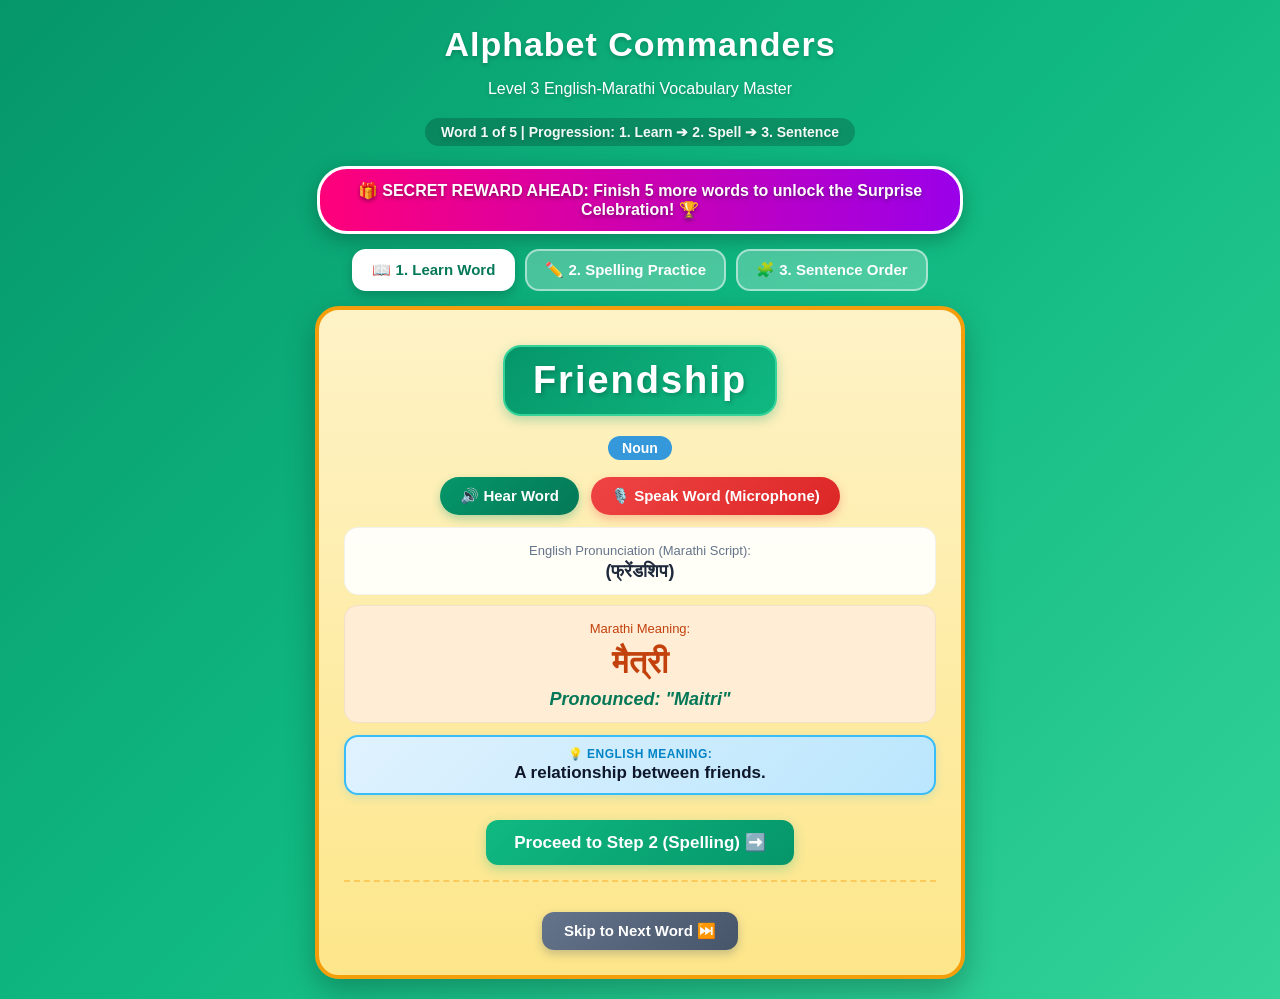
<file: 2026/Day3.html>
<!DOCTYPE html>
<html lang="en">
<head>
    <meta charset="UTF-8">
    <meta name="viewport" content="width=device-width, initial-scale=1.0">
    <title>Alphabet Commanders - Day 3 Word Master</title>
    <style>
        :root {
            --primary: #2563EB;
            --primary-dark: #1E3A8A;
            --success: #10B981;
            --warning: #F59E0B;
            --danger: #EF4444;
            --text: #1E293B;
        }

        body {
            font-family: 'Segoe UI', Tahoma, Geneva, Verdana, sans-serif;
            background: linear-gradient(135deg, #059669 0%, #10B981 50%, #34D399 100%);
            color: var(--text);
            margin: 0;
            padding: 20px;
            display: flex;
            flex-direction: column;
            align-items: center;
            min-height: 100vh;
            box-sizing: border-box;
        }

        header {
            text-align: center;
            margin-bottom: 10px;
            color: #FFFFFF;
            text-shadow: 0 2px 4px rgba(0,0,0,0.2);
        }

        header h1 {
            margin: 5px 0;
            font-size: 34px;
            letter-spacing: 1px;
        }

        .step-indicator {
            font-size: 14px;
            color: rgba(255, 255, 255, 0.95);
            font-weight: bold;
            margin-top: 4px;
            background: rgba(0, 0, 0, 0.2);
            padding: 6px 16px;
            border-radius: 20px;
            display: inline-block;
        }

        /* Eye-Catching Multi-Color Motivation Banner */
        .teaser-banner {
            background: linear-gradient(90deg, #FF007A 0%, #9B00E8 33%, #00D4FF 66%, #00FF87 100%);
            background-size: 300% 300%;
            animation: gradientShift 4s ease infinite, pulseGlow 1.5s infinite alternate;
            color: #FFFFFF;
            font-size: 16px;
            font-weight: 800;
            padding: 12px 20px;
            border-radius: 30px;
            margin: 10px 0 15px 0;
            box-shadow: 0 6px 20px rgba(0,0,0,0.25);
            border: 3px solid #FFFFFF;
            text-shadow: 0 2px 4px rgba(0,0,0,0.4);
            text-align: center;
            max-width: 600px;
            width: 90%;
        }

        @keyframes gradientShift {
            0% { background-position: 0% 50%; }
            50% { background-position: 100% 50%; }
            100% { background-position: 0% 50%; }
        }

        @keyframes pulseGlow {
            0% { transform: scale(1); }
            100% { transform: scale(1.03); }
        }

        .nav-bar {
            display: flex;
            gap: 10px;
            flex-wrap: wrap;
            justify-content: center;
            margin-bottom: 15px;
        }

        .nav-btn {
            background-color: rgba(255, 255, 255, 0.25);
            backdrop-filter: blur(5px);
            color: white;
            border: 2px solid rgba(255, 255, 255, 0.5);
            padding: 10px 18px;
            font-size: 15px;
            font-weight: bold;
            border-radius: 14px;
            cursor: pointer;
            transition: all 0.2s ease;
        }

        .nav-btn.active {
            background-color: #FFFFFF;
            color: #047857;
            border-color: #FFFFFF;
            box-shadow: 0 4px 12px rgba(0,0,0,0.2);
        }

        .container {
            background: linear-gradient(180deg, #FEF3C7 0%, #FDE68A 100%);
            border: 4px solid #F59E0B;
            border-radius: 24px;
            padding: 25px;
            width: 100%;
            max-width: 650px;
            box-shadow: 0 12px 30px rgba(0,0,0,0.25);
            text-align: center;
            min-height: 460px;
            box-sizing: border-box;
            position: relative;
            display: flex;
            flex-direction: column;
            justify-content: space-between;
        }

        .hidden { display: none !important; }

        .word-showcase {
            background: linear-gradient(135deg, #059669 0%, #10B981 100%);
            color: #FFFFFF;
            padding: 12px 28px;
            border-radius: 18px;
            display: inline-block;
            margin: 10px 0 15px 0;
            box-shadow: 0 4px 12px rgba(5, 150, 105, 0.3);
            border: 2px solid #34D399;
        }

        .word-showcase h2 {
            font-size: 38px;
            margin: 0;
            letter-spacing: 2px;
            text-transform: capitalize;
            text-shadow: 2px 2px 4px rgba(0,0,0,0.2);
        }

        .marathi-title { font-size: 32px; color: #C2410C; font-weight: bold; margin: 8px 0; }
        .pron-sub { font-size: 18px; color: #334155; font-weight: normal; }
        .marathi-pron { font-size: 18px; color: #047857; font-style: italic; font-weight: 600; }
        
        .pos-badge {
            display: inline-block;
            padding: 4px 14px;
            border-radius: 15px;
            color: white;
            font-size: 14px;
            margin: 5px 0;
            font-weight: bold;
        }

        .audio-buttons {
            display: flex;
            gap: 12px;
            justify-content: center;
            flex-wrap: wrap;
            margin: 12px 0;
        }

        .audio-btn {
            color: white;
            border: none;
            padding: 10px 20px;
            border-radius: 20px;
            cursor: pointer;
            font-size: 15px;
            font-weight: bold;
            background: linear-gradient(135deg, #059669 0%, #047857 100%);
            box-shadow: 0 4px 10px rgba(5, 150, 105, 0.3);
            transition: transform 0.1s ease;
        }

        .mic-btn {
            background: linear-gradient(135deg, #EF4444 0%, #DC2626 100%);
            box-shadow: 0 4px 10px rgba(239, 68, 68, 0.3);
        }

        .mic-btn.listening {
            animation: pulseMic 1.2s infinite;
            background: linear-gradient(135deg, #F59E0B 0%, #D97706 100%);
        }

        @keyframes pulseMic {
            0% { transform: scale(1); }
            50% { transform: scale(1.05); }
            100% { transform: scale(1); }
        }

        .speech-feedback-box {
            background-color: #FFFFFF;
            border-radius: 12px;
            padding: 10px 15px;
            margin: 10px 0;
            border: 2px solid #CBD5E1;
            font-size: 15px;
        }

        /* Tile Styles */
        .blank-container, .letter-bank, .sentence-bank, .sentence-target {
            display: flex;
            flex-wrap: wrap;
            gap: 8px;
            justify-content: center;
            margin: 15px 0;
            min-height: 45px;
        }

        .tile {
            width: 42px;
            height: 48px;
            background-color: #FFFFFF;
            border: 2px solid #CBD5E1;
            border-radius: 10px;
            display: flex;
            align-items: center;
            justify-content: center;
            font-size: 22px;
            font-weight: bold;
            cursor: pointer;
            user-select: none;
            box-shadow: 0 3px 6px rgba(0,0,0,0.08);
            transition: transform 0.1s;
        }

        .tile:active { transform: scale(0.95); }

        .tile.blank {
            border: 2px dashed #059669;
            background-color: #ECFDF5;
        }

        .tile.filled {
            background: linear-gradient(135deg, #059669 0%, #047857 100%);
            color: white;
            border-color: #065F46;
        }

        .word-tile {
            padding: 10px 18px;
            background-color: #FFFFFF;
            border: 2px solid #34D399;
            color: #064E3B;
            border-radius: 12px;
            font-size: 16px;
            font-weight: bold;
            cursor: pointer;
            box-shadow: 0 3px 6px rgba(0,0,0,0.1);
            transition: transform 0.1s;
        }

        .word-tile:active { transform: scale(0.95); }

        .sentence-target {
            border: 2px dashed #059669;
            border-radius: 14px;
            padding: 12px;
            background-color: rgba(255, 255, 255, 0.85);
        }

        .feedback {
            font-size: 17px;
            font-weight: bold;
            min-height: 25px;
            margin-top: 10px;
        }

        .action-btn {
            background: linear-gradient(135deg, #10B981 0%, #059669 100%);
            color: white;
            border: none;
            padding: 12px 28px;
            border-radius: 12px;
            font-size: 17px;
            cursor: pointer;
            font-weight: bold;
            margin-top: 10px;
            box-shadow: 0 4px 12px rgba(16, 185, 129, 0.3);
            transition: all 0.2s ease;
        }

        .skip-btn {
            background: linear-gradient(135deg, #64748B 0%, #475569 100%);
            color: white;
            border: none;
            padding: 10px 22px;
            border-radius: 12px;
            font-size: 15px;
            cursor: pointer;
            font-weight: bold;
            margin-top: 20px;
            box-shadow: 0 4px 10px rgba(71, 85, 105, 0.3);
            transition: all 0.2s ease;
        }

        .skip-btn:hover {
            background: linear-gradient(135deg, #475569 0%, #334155 100%);
            transform: translateY(-1px);
        }

        .card-box {
            background-color: rgba(255, 255, 255, 0.9);
            padding: 12px;
            border-radius: 14px;
            margin: 10px 0;
            border: 1px solid rgba(0,0,0,0.05);
        }

        /* Distinctive English Meaning Highlight Card */
        .meaning-highlight-box {
            background: linear-gradient(135deg, #E0F2FE 0%, #BAE6FD 100%);
            border: 2px solid #38BDF8;
            border-radius: 14px;
            padding: 10px 16px;
            margin: 12px 0;
            box-shadow: 0 3px 8px rgba(56, 189, 248, 0.2);
            color: #0369A1;
        }

        .meaning-highlight-box .meaning-title {
            font-size: 12px;
            font-weight: 800;
            text-transform: uppercase;
            letter-spacing: 0.5px;
            color: #0284C7;
            margin-bottom: 2px;
        }

        .meaning-highlight-box .meaning-text {
            font-size: 17px;
            font-weight: 700;
            color: #0F172A;
        }

        /* Surprise Modal Overlay */
        .modal-overlay {
            position: absolute;
            top: 0; left: 0; right: 0; bottom: 0;
            background: rgba(15, 23, 42, 0.9);
            backdrop-filter: blur(8px);
            border-radius: 20px;
            display: flex;
            flex-direction: column;
            align-items: center;
            justify-content: center;
            padding: 25px;
            color: white;
            z-index: 100;
        }

        .congrats-card {
            background: linear-gradient(135deg, #059669 0%, #047857 100%);
            border: 3px solid #F59E0B;
            border-radius: 20px;
            padding: 30px 20px;
            box-shadow: 0 10px 30px rgba(0,0,0,0.5);
            width: 90%;
            max-width: 480px;
        }

        .badge-icon {
            font-size: 70px;
            margin-bottom: 10px;
            animation: bounce 1.5s infinite;
        }

        @keyframes bounce {
            0%, 100% { transform: translateY(0); }
            50% { transform: translateY(-12px); }
        }

        .modal-btn-group {
            display: flex;
            gap: 15px;
            justify-content: center;
            margin-top: 20px;
            flex-wrap: wrap;
        }

        .congrats-btn {
            padding: 12px 24px;
            border-radius: 14px;
            border: none;
            font-size: 16px;
            font-weight: bold;
            cursor: pointer;
            color: white;
            box-shadow: 0 4px 12px rgba(0,0,0,0.2);
            transition: transform 0.1s ease;
        }

        .congrats-btn:active { transform: scale(0.95); }

        .btn-keep { background: linear-gradient(135deg, #F59E0B 0%, #D97706 100%); }
        .btn-done { background: linear-gradient(135deg, #10B981 0%, #059669 100%); }
    </style>
</head>
<body>

    <header>
        <h1>Alphabet Commanders</h1>
        <p>Level 3 English-Marathi Vocabulary Master</p>
        <div class="step-indicator">
            Word <span id="current-word-num">1</span> of 5 | Progression: 1. Learn ➔ 2. Spell ➔ 3. Sentence
        </div>
    </header>

    <div class="teaser-banner" id="teaser-banner">
        🎁 SECRET REWARD AHEAD: Master 5 Day 3 words to unlock the Commander Trophy & Surprise Screen! 🏆
    </div>

    <div class="nav-bar">
        <button class="nav-btn active" id="tab-learn" onclick="switchStep(1)">📖 1. Learn Word</button>
        <button class="nav-btn" id="tab-spelling" onclick="switchStep(2)">✏️ 2. Spelling Practice</button>
        <button class="nav-btn" id="tab-sentence" onclick="switchStep(3)">🧩 3. Sentence Order</button>
    </div>

    <div class="container">
        <div>
            <div id="learn-view">
                <div class="word-showcase">
                    <h2 id="learn-word">Friendship</h2>
                </div>
                <div>
                    <span id="learn-pos" class="pos-badge">Noun</span>
                </div>

                <div class="audio-buttons">
                    <button class="audio-btn" onclick="speakEnglish()">🔊 Hear Word</button>
                    <button class="audio-btn mic-btn" id="mic-btn" onclick="startSpeechRecognition()">🎙️ Speak Word (Microphone)</button>
                </div>

                <div id="speech-feedback" class="speech-feedback-box hidden">
                    <div id="speech-status-msg" style="font-weight: bold; margin-bottom: 4px;"></div>
                    <div id="speech-help-msg" style="font-size: 14px; color: #475569;"></div>
                </div>

                <div class="card-box">
                    <p style="margin: 3px 0; font-size: 13px; color: #64748B;">English Pronunciation (Marathi Script):</p>
                    <div class="pron-sub" id="learn-eng-pron" style="font-size: 18px; font-weight: bold; color: #1E293B;">(फ्रेंडशिप)</div>
                </div>

                <div class="card-box" style="background-color: #FFEDD5;">
                    <p style="margin: 3px 0; font-size: 13px; color: #C2410C;">Marathi Meaning:</p>
                    <div class="marathi-title" id="learn-marathi">मैत्री</div>
                    <div class="marathi-pron" id="learn-marathi-pron">Pronounced: "Maitri"</div>
                </div>
                
                <div class="meaning-highlight-box">
                    <div class="meaning-title">💡 English Meaning:</div>
                    <div class="meaning-text" id="learn-eng-def">A relationship between friends.</div>
                </div>

                <div style="margin-top: 15px;">
                    <button class="action-btn" onclick="switchStep(2)">Proceed to Step 2 (Spelling) ➡️</button>
                </div>
            </div>

            <div id="spelling-view" class="hidden">
                <h3>Step 2: Complete the English Spelling</h3>
                <div class="marathi-title" id="spell-marathi">मैत्री</div>
                <div class="marathi-pron" id="spell-marathi-pron">Pronounced: "Maitri"</div>

                <div class="meaning-highlight-box">
                    <div class="meaning-title">💡 English Meaning:</div>
                    <div class="meaning-text" id="spell-def">A relationship between friends.</div>
                </div>

                <div class="blank-container" id="spell-slots"></div>
                <p style="font-size: 14px; color: #475569;">Tap letters below to fill in the blanks:</p>
                <div class="letter-bank" id="spell-bank"></div>

                <button class="action-btn" onclick="checkSpelling()">Check Answer</button>
                <div id="spell-feedback" class="feedback"></div>
            </div>

            <div id="sentence-view" class="hidden">
                <h3>Step 3: Build the Sentence</h3>
                
                <div style="margin: 10px 0;">
                    <span id="sent-target-word-badge" class="word-showcase" style="padding: 6px 16px; margin: 0;">
                        <span id="sent-target-word" style="font-size: 22px; font-weight: bold;">Friendship</span>
                    </span>
                </div>

                <div class="meaning-highlight-box">
                    <div class="meaning-title">💡 English Meaning:</div>
                    <div class="meaning-text" id="sentence-def">A relationship between friends.</div>
                </div>

                <div class="card-box" style="background-color: #FEF3C7; border: 1px solid #F59E0B; margin: 10px 0;">
                    <p style="margin: 2px 0; font-size: 13px; color: #B45309; font-weight: bold;">Marathi Sentence Meaning:</p>
                    <div id="sent-marathi-sentence" style="font-size: 20px; color: #C2410C; font-weight: bold; margin-top: 4px;">खरी मैत्री जीवनाला सुंदर बनवते.</div>
                </div>

                <p style="font-size: 14px; color: #475569;">Tap words below to build the English sentence:</p>
                <div class="sentence-target" id="sentence-target"></div>
                
                <div class="sentence-bank" id="sentence-bank"></div>

                <button class="action-btn" onclick="checkSentence()">Verify Sentence</button>
                <div id="sent-feedback" class="feedback"></div>
            </div>
        </div>

        <div style="margin-top: 15px; border-top: 2px dashed rgba(245, 158, 11, 0.4); padding-top: 10px;">
            <button class="skip-btn" onclick="skipToNextWord()">Skip to Next Word ⏭️</button>
        </div>

        <div id="congrats-modal" class="modal-overlay hidden">
            <div class="congrats-card">
                <div class="badge-icon">🏆</div>
                <h2 style="margin: 0; font-size: 28px; color: #FDE68A;">SURPRISE UNLOCKED!</h2>
                <p style="font-size: 18px; margin: 10px 0;">You earned the <b>Day 3 Master Commander Trophy!</b> 🎉</p>
                <p style="font-size: 14px; color: #E2E8F0; margin-bottom: 20px;">Outstanding job completing all 5 Day 3 words across speaking, spelling, and sentences!</p>

                <div class="modal-btn-group">
                    <button class="congrats-btn btn-keep" onclick="restartPractice()">Play Again 🔁</button>
                    <button class="congrats-btn btn-done" onclick="finishModule()">Done 🎉</button>
                </div>
            </div>
        </div>

        <div id="done-screen" class="modal-overlay hidden">
            <div class="congrats-card" style="background: linear-gradient(135deg, #059669 0%, #047857 100%); border-color: #34D399;">
                <div class="badge-icon">🌟</div>
                <h2 style="margin: 0; font-size: 28px; color: #FFFFFF;">Outstanding Job, Commander!</h2>
                <p style="font-size: 16px; margin: 15px 0;">Great effort practicing your English-Marathi vocabulary today.</p>
                <button class="congrats-btn btn-keep" style="margin-top: 10px;" onclick="restartPractice()">Start Again 🚀</button>
            </div>
        </div>

    </div>

    <script>
        let audioCtx = null;

        function getAudioContext() {
            if (!audioCtx) {
                const AudioContext = window.AudioContext || window.webkitAudioContext;
                audioCtx = new AudioContext();
            }
            if (audioCtx.state === 'suspended') {
                audioCtx.resume();
            }
            return audioCtx;
        }

        function playDingSound() {
            try {
                const ctx = getAudioContext();

                const osc1 = ctx.createOscillator();
                const gain1 = ctx.createGain();
                osc1.type = 'sine';
                osc1.frequency.setValueAtTime(587.33, ctx.currentTime);
                gain1.gain.setValueAtTime(0.3, ctx.currentTime);
                gain1.gain.exponentialRampToValueAtTime(0.001, ctx.currentTime + 0.3);
                osc1.connect(gain1);
                gain1.connect(ctx.destination);
                osc1.start(ctx.currentTime);
                osc1.stop(ctx.currentTime + 0.3);

                const osc2 = ctx.createOscillator();
                const gain2 = ctx.createGain();
                osc2.type = 'sine';
                osc2.frequency.setValueAtTime(880.00, ctx.currentTime + 0.1);
                gain2.gain.setValueAtTime(0.35, ctx.currentTime + 0.1);
                gain2.gain.exponentialRampToValueAtTime(0.001, ctx.currentTime + 0.55);
                osc2.connect(gain2);
                gain2.connect(ctx.destination);
                osc2.start(ctx.currentTime + 0.1);
                osc2.stop(ctx.currentTime + 0.55);
            } catch(e) {
                console.log("Audio play prevented or unsupported.");
            }
        }

        function playWrongSound() {
            try {
                const ctx = getAudioContext();

                const osc1 = ctx.createOscillator();
                const gain1 = ctx.createGain();
                osc1.type = 'sawtooth';
                osc1.frequency.setValueAtTime(155.56, ctx.currentTime);
                gain1.gain.setValueAtTime(0.25, ctx.currentTime);
                gain1.gain.exponentialRampToValueAtTime(0.01, ctx.currentTime + 0.2);
                osc1.connect(gain1);
                gain1.connect(ctx.destination);
                osc1.start(ctx.currentTime);
                osc1.stop(ctx.currentTime + 0.2);

                const osc2 = ctx.createOscillator();
                const gain2 = ctx.createGain();
                osc2.type = 'sawtooth';
                osc2.frequency.setValueAtTime(110.00, ctx.currentTime + 0.18);
                gain2.gain.setValueAtTime(0.3, ctx.currentTime + 0.18);
                gain2.gain.exponentialRampToValueAtTime(0.01, ctx.currentTime + 0.45);
                osc2.connect(gain2);
                gain2.connect(ctx.destination);
                osc2.start(ctx.currentTime + 0.18);
                osc2.stop(ctx.currentTime + 0.45);
            } catch(e) {
                console.log("Audio play prevented or unsupported.");
            }
        }

        let availableVoices = [];
        function populateVoices() {
            if ('speechSynthesis' in window) {
                availableVoices = speechSynthesis.getVoices();
            }
        }
        populateVoices();
        if (typeof speechSynthesis !== 'undefined' && speechSynthesis.onvoiceschanged !== undefined) {
            speechSynthesis.onvoiceschanged = populateVoices;
        }

        function speakEnglish() {
            if ('speechSynthesis' in window) {
                speechSynthesis.cancel();
                const item = dataset[currentIndex];
                const utterance = new SpeechSynthesisUtterance(item.word);
                
                utterance.lang = 'en-US';
                const voices = availableVoices.length ? availableVoices : speechSynthesis.getVoices();

                const femaleVoice = voices.find(v => 
                    v.lang.startsWith('en') && (
                        v.name.includes('Jenny') || 
                        v.name.includes('Zira') || 
                        v.name.includes('Samantha') || 
                        v.name.includes('Victoria') || 
                        v.name.includes('Google US English') ||
                        v.name.includes('Karen') ||
                        v.name.includes('Female')
                    )
                ) || voices.find(v => v.lang.startsWith('en'));

                if (femaleVoice) {
                    utterance.voice = femaleVoice;
                }

                utterance.pitch = 1.32;
                utterance.rate = 0.92;
                utterance.volume = 1.0;

                speechSynthesis.speak(utterance);
            }
        }

        function startSpeechRecognition() {
            const SpeechRecognition = window.SpeechRecognition || window.webkitSpeechRecognition;
            const feedbackBox = document.getElementById('speech-feedback');
            const statusMsg = document.getElementById('speech-status-msg');
            const helpMsg = document.getElementById('speech-help-msg');
            const micBtn = document.getElementById('mic-btn');

            feedbackBox.classList.remove('hidden');

            if (!SpeechRecognition) {
                statusMsg.style.color = 'var(--danger)';
                statusMsg.innerText = "⚠️ Speech Recognition is not supported on this browser.";
                helpMsg.innerText = "Please try using Google Chrome or Microsoft Edge.";
                return;
            }

            const recognition = new SpeechRecognition();
            recognition.lang = 'en-US';
            recognition.interimResults = false;
            recognition.maxAlternatives = 5;

            micBtn.classList.add('listening');
            micBtn.innerText = "🎙️ Listening... Speak Now!";
            statusMsg.style.color = '#1E3A8A';
            statusMsg.innerText = "🎧 Listening... Please speak clearly!";
            helpMsg.innerText = "";

            recognition.start();

            recognition.onresult = function(event) {
                micBtn.classList.remove('listening');
                micBtn.innerText = "🎙️ Speak Word (Microphone)";

                const targetWord = dataset[currentIndex].word.toLowerCase().trim();
                
                let spokenAlternatives = [];
                for (let i = 0; i < event.results[0].length; i++) {
                    spokenAlternatives.push(event.results[0][i].transcript.toLowerCase().trim());
                }

                const matched = spokenAlternatives.some(alt => {
                    const cleanAlt = alt.replace(/[^a-z0-9\s]/gi, '');
                    return cleanAlt === targetWord || cleanAlt.split(' ').includes(targetWord);
                });

                const bestTranscribedWord = event.results[0][0].transcript;

                if (matched) {
                    playDingSound();
                    statusMsg.style.color = 'var(--success)';
                    statusMsg.innerText = `✨ Excellent! Perfect pronunciation of "${dataset[currentIndex].word}"!`;
                    helpMsg.innerHTML = "🎉 Speech Verified!";
                } else {
                    playWrongSound();
                    statusMsg.style.color = 'var(--danger)';
                    statusMsg.innerText = `❌ We heard: "${bestTranscribedWord}". Try again!`;
                    
                    const item = dataset[currentIndex];
                    helpMsg.innerHTML = `💡 <b>Helpful Tip:</b> Listen to how it sounds in Marathi script: <b>(${item.engPron})</b>. Click <b>"🔊 Hear Word"</b> and speak again!`;
                }
            };

            recognition.onerror = function(event) {
                micBtn.classList.remove('listening');
                micBtn.innerText = "🎙️ Speak Word (Microphone)";
                statusMsg.style.color = 'var(--danger)';
                statusMsg.innerText = "❌ Couldn't catch that clearly.";
                helpMsg.innerText = "Make sure your microphone is enabled and speak louder.";
            };

            recognition.onend = function() {
                micBtn.classList.remove('listening');
                micBtn.innerText = "🎙️ Speak Word (Microphone)";
            };
        }

        const dataset = [
            { 
                word: "Friendship", 
                engPron: "फ्रेंडशिप", 
                marathi: "मैत्री", 
                marPron: "Maitri", 
                def: "A relationship between friends.", 
                pos: "Noun", 
                sentence: "True friendship makes life beautiful.",
                marathiSentence: "खरी मैत्री जीवनाला सुंदर बनवते."
            },
            { 
                word: "Environment", 
                engPron: "एनव्हायरन्मेंट", 
                marathi: "पर्यावरण", 
                marPron: "Paryaavaran", 
                def: "The natural world around us.", 
                pos: "Noun", 
                sentence: "We must protect our environment.",
                marathiSentence: "आपण आपल्या पर्यावरणाचे रक्षण केले पाहिजे."
            },
            { 
                word: "Community", 
                engPron: "कम्युनिटी", 
                marathi: "समुदाय", 
                marPron: "Samudaay", 
                def: "A group of people living together.", 
                pos: "Noun", 
                sentence: "Our community works together nicely.",
                marathiSentence: "आपला समुदाय एकत्र चांगल्या प्रकारे काम करतो."
            },
            { 
                word: "Teamwork", 
                engPron: "टीमवर्क", 
                marathi: "संघकार्य", 
                marPron: "Sanghakaarya", 
                def: "Working together as a team.", 
                pos: "Noun", 
                sentence: "Teamwork helps us achieve goals.",
                marathiSentence: "संघकार्य आपल्याला ध्येये गाठण्यात मदत करते."
            },
            { 
                word: "Respect", 
                engPron: "रिस्पेक्ट", 
                marathi: "आदर", 
                marPron: "Aadar", 
                def: "Treating others with care and honor.", 
                pos: "Noun", 
                sentence: "Always show respect to elders.",
                marathiSentence: "नेहमी मोठ्यांचा आदर करा."
            }
        ];

        const posColors = {
            "Noun": "#3498DB",
            "Verb": "#2ECC71",
            "Adjective": "#F1C40F",
            "Adverb": "#E67E22"
        };

        let currentIndex = 0;
        let currentStep = 1;
        
        let spellingState = [];
        let selectedSentenceWords = [];

        function updateTeaserBanner() {
            const banner = document.getElementById('teaser-banner');
            const remaining = dataset.length - currentIndex;
            if (remaining === 1) {
                banner.innerHTML = `🔥 <b>FINAL CHALLENGE!</b> Complete Word 5 to reveal your SURPRISE REWARD! 🏆`;
            } else {
                banner.innerHTML = `🎁 <b>SECRET REWARD AHEAD:</b> Finish ${remaining} more words to unlock the Surprise Celebration! 🏆`;
            }
        }

        function updateStepTabs() {
            document.getElementById('current-word-num').innerText = currentIndex + 1;
            updateTeaserBanner();

            const tabs = [
                { id: 'tab-learn', step: 1 },
                { id: 'tab-spelling', step: 2 },
                { id: 'tab-sentence', step: 3 }
            ];

            tabs.forEach(t => {
                const btn = document.getElementById(t.id);
                btn.classList.remove('active');
                if (t.step === currentStep) {
                    btn.classList.add('active');
                }
            });
        }

        function switchStep(step) {
            currentStep = step;
            updateStepTabs();

            document.getElementById('learn-view').classList.add('hidden');
            document.getElementById('spelling-view').classList.add('hidden');
            document.getElementById('sentence-view').classList.add('hidden');

            if (step === 1) {
                document.getElementById('learn-view').classList.remove('hidden');
                loadLearnCard();
            } else if (step === 2) {
                document.getElementById('spelling-view').classList.remove('hidden');
                loadSpellingMode();
            } else if (step === 3) {
                document.getElementById('sentence-view').classList.remove('hidden');
                loadSentenceMode();
            }
        }

        function skipToNextWord() {
            if (currentIndex < dataset.length - 1) {
                currentIndex++;
                switchStep(1);
            } else {
                showCongratsModal();
            }
        }

        function loadLearnCard() {
            const item = dataset[currentIndex];
            document.getElementById('learn-word').innerText = item.word;
            document.getElementById('learn-eng-pron').innerText = `(${item.engPron})`;
            document.getElementById('learn-marathi').innerText = item.marathi;
            document.getElementById('learn-marathi-pron').innerText = `Pronounced: "${item.marPron}"`;
            document.getElementById('learn-eng-def').innerText = item.def;

            const posBadge = document.getElementById('learn-pos');
            posBadge.innerText = item.pos;
            posBadge.style.backgroundColor = posColors[item.pos] || '#6B7280';

            document.getElementById('speech-feedback').classList.add('hidden');
        }

        function loadSpellingMode() {
            const item = dataset[currentIndex];
            document.getElementById('spell-marathi').innerText = item.marathi;
            document.getElementById('spell-marathi-pron').innerText = `Pronounced: "${item.marPron}"`;
            document.getElementById('spell-def').innerText = item.def;
            document.getElementById('spell-feedback').innerText = '';

            spellingState = new Array(item.word.length).fill('');

            const slotsContainer = document.getElementById('spell-slots');
            slotsContainer.innerHTML = '';
            for (let i = 0; i < item.word.length; i++) {
                const tile = document.createElement('div');
                tile.className = 'tile blank';
                tile.dataset.index = i;
                tile.onclick = () => removeLetter(i);
                slotsContainer.appendChild(tile);
            }

            const letters = item.word.toUpperCase().split('');
            const extraLetters = 'ABCDEFGHIJKLMNOPQRSTUVWXYZ'.split('').filter(l => !letters.includes(l));
            
            while (letters.length < Math.max(item.word.length + 3, 8)) {
                const randomChar = extraLetters[Math.floor(Math.random() * extraLetters.length)];
                letters.push(randomChar);
            }

            letters.sort(() => Math.random() - 0.5);

            const bankContainer = document.getElementById('spell-bank');
            bankContainer.innerHTML = '';
            letters.forEach((char, idx) => {
                const btn = document.createElement('div');
                btn.className = 'tile';
                btn.innerText = char;
                btn.id = `bank-letter-${idx}`;
                btn.onclick = () => selectLetter(char, idx);
                bankContainer.appendChild(btn);
            });
        }

        function selectLetter(char, bankIdx) {
            const firstEmpty = spellingState.findIndex(val => val === '');
            if (firstEmpty !== -1) {
                spellingState[firstEmpty] = { char, bankIdx };

                const slotsContainer = document.getElementById('spell-slots');
                const tile = slotsContainer.children[firstEmpty];
                tile.innerText = char;
                tile.classList.remove('blank');
                tile.classList.add('filled');

                const bankBtn = document.getElementById(`bank-letter-${bankIdx}`);
                if (bankBtn) bankBtn.style.visibility = 'hidden';
            }
        }

        function removeLetter(slotIdx) {
            if (spellingState[slotIdx]) {
                const { bankIdx } = spellingState[slotIdx];
                spellingState[slotIdx] = '';

                const slotsContainer = document.getElementById('spell-slots');
                const tile = slotsContainer.children[slotIdx];
                tile.innerText = '';
                tile.classList.remove('filled');
                tile.classList.add('blank');

                const bankBtn = document.getElementById(`bank-letter-${bankIdx}`);
                if (bankBtn) bankBtn.style.visibility = 'visible';
            }
        }

        function checkSpelling() {
            const item = dataset[currentIndex];
            const userWord = spellingState.map(item => item ? item.char : '').join('').toLowerCase();
            const feedback = document.getElementById('spell-feedback');

            if (userWord === item.word.toLowerCase()) {
                playDingSound();
                feedback.style.color = 'var(--success)';
                feedback.innerText = '✨ Excellent Spelling! Proceeding to Sentence Step...';

                setTimeout(() => {
                    switchStep(3);
                }, 1200);
            } else {
                playWrongSound();
                feedback.style.color = 'var(--danger)';
                feedback.innerText = '❌ Incorrect spelling. Try again or tap a filled tile to clear it!';
            }
        }

        function loadSentenceMode() {
            const item = dataset[currentIndex];
            document.getElementById('sent-target-word').innerText = item.word;
            document.getElementById('sentence-def').innerText = item.def;
            document.getElementById('sent-marathi-sentence').innerText = item.marathiSentence;
            document.getElementById('sent-feedback').innerText = '';

            selectedSentenceWords = [];
            renderSentenceTarget();

            const words = item.sentence.replace(/[.,\/#!$%\^&\*;:{}=\-_`~()]/g, "").split(" ");
            const distractorWords = ["never", "always", "together", "brightly", "quickly", "forever"];
            
            const extraWord = distractorWords[Math.floor(Math.random() * distractorWords.length)];
            words.push(extraWord);

            words.sort(() => Math.random() - 0.5);

            const bankContainer = document.getElementById('sentence-bank');
            bankContainer.innerHTML = '';
            words.forEach((word, idx) => {
                const btn = document.createElement('div');
                btn.className = 'word-tile';
                btn.innerText = word;
                btn.id = `sent-word-${idx}`;
                btn.onclick = () => selectSentenceWord(word, idx);
                bankContainer.appendChild(btn);
            });
        }

        function selectSentenceWord(word, bankIdx) {
            selectedSentenceWords.push({ word, bankIdx });
            renderSentenceTarget();

            const bankBtn = document.getElementById(`sent-word-${bankIdx}`);
            if (bankBtn) bankBtn.style.visibility = 'hidden';
        }

        function removeSentenceWord(index) {
            const removed = selectedSentenceWords.splice(index, 1)[0];
            renderSentenceTarget();

            if (removed) {
                const bankBtn = document.getElementById(`sent-word-${removed.bankIdx}`);
                if (bankBtn) bankBtn.style.visibility = 'visible';
            }
        }

        function renderSentenceTarget() {
            const targetContainer = document.getElementById('sentence-target');
            targetContainer.innerHTML = '';

            if (selectedSentenceWords.length === 0) {
                targetContainer.innerHTML = '<span style="color: #94A3B8; font-style: italic; font-size: 15px;">Tap words below to form the sentence...</span>';
                return;
            }

            selectedSentenceWords.forEach((item, idx) => {
                const btn = document.createElement('div');
                btn.className = 'word-tile';
                btn.innerText = item.word;
                btn.style.borderColor = '#10B981';
                btn.onclick = () => removeSentenceWord(idx);
                targetContainer.appendChild(btn);
            });
        }

        function checkSentence() {
            const item = dataset[currentIndex];
            const userSentence = selectedSentenceWords.map(w => w.word).join(" ");
            const cleanTarget = item.sentence.replace(/[.,\/#!$%\^&\*;:{}=\-_`~()]/g, "");
            const feedback = document.getElementById('sent-feedback');

            if (userSentence.toLowerCase() === cleanTarget.toLowerCase()) {
                playDingSound();
                feedback.style.color = 'var(--success)';

                if (currentIndex < dataset.length - 1) {
                    feedback.innerText = '🎉 Word Completed! Moving to next word...';
                    setTimeout(() => {
                        currentIndex++;
                        switchStep(1);
                    }, 1300);
                } else {
                    feedback.innerText = '🏆 ALL WORDS MASTERED!';
                    setTimeout(() => {
                        showCongratsModal();
                    }, 1000);
                }
            } else {
                playWrongSound();
                feedback.style.color = 'var(--danger)';
                feedback.innerText = '❌ Incorrect order. Tap a word in the box above to remove it!';
            }
        }

        function showCongratsModal() {
            document.getElementById('congrats-modal').classList.remove('hidden');
        }

        function finishModule() {
            document.getElementById('congrats-modal').classList.add('hidden');
            document.getElementById('done-screen').classList.remove('hidden');
        }

        function restartPractice() {
            currentIndex = 0;
            document.getElementById('congrats-modal').classList.add('hidden');
            document.getElementById('done-screen').classList.add('hidden');
            switchStep(1);
        }

        // Initialize initial state
        loadLearnCard();
        updateTeaserBanner();
    </script>
</body>
</html>
</file>
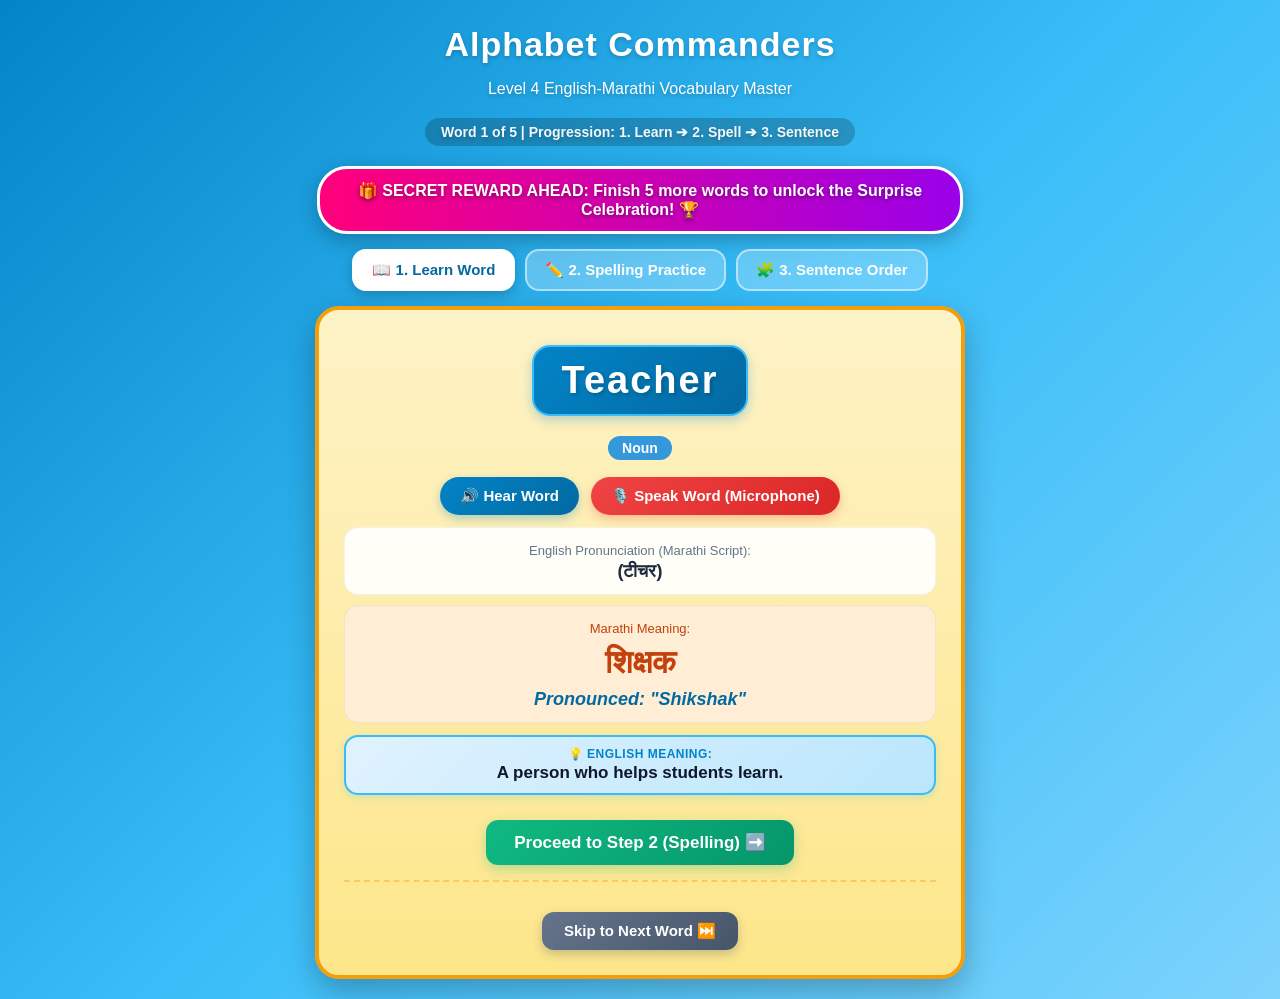
<file: 2026/Day4.html>
<!DOCTYPE html>
<html lang="en">
<head>
    <meta charset="UTF-8">
    <meta name="viewport" content="width=device-width, initial-scale=1.0">
    <title>Alphabet Commanders - Day 4 Word Master</title>
    <style>
        :root {
            --primary: #2563EB;
            --primary-dark: #1E3A8A;
            --success: #10B981;
            --warning: #F59E0B;
            --danger: #EF4444;
            --text: #1E293B;
        }

        body {
            font-family: 'Segoe UI', Tahoma, Geneva, Verdana, sans-serif;
            background: linear-gradient(135deg, #0284C7 0%, #38BDF8 50%, #7DD3FC 100%);
            color: var(--text);
            margin: 0;
            padding: 20px;
            display: flex;
            flex-direction: column;
            align-items: center;
            min-height: 100vh;
            box-sizing: border-box;
        }

        header {
            text-align: center;
            margin-bottom: 10px;
            color: #FFFFFF;
            text-shadow: 0 2px 4px rgba(0,0,0,0.2);
        }

        header h1 {
            margin: 5px 0;
            font-size: 34px;
            letter-spacing: 1px;
        }

        .step-indicator {
            font-size: 14px;
            color: rgba(255, 255, 255, 0.95);
            font-weight: bold;
            margin-top: 4px;
            background: rgba(0, 0, 0, 0.2);
            padding: 6px 16px;
            border-radius: 20px;
            display: inline-block;
        }

        /* Eye-Catching Multi-Color Motivation Banner */
        .teaser-banner {
            background: linear-gradient(90deg, #FF007A 0%, #9B00E8 33%, #00D4FF 66%, #00FF87 100%);
            background-size: 300% 300%;
            animation: gradientShift 4s ease infinite, pulseGlow 1.5s infinite alternate;
            color: #FFFFFF;
            font-size: 16px;
            font-weight: 800;
            padding: 12px 20px;
            border-radius: 30px;
            margin: 10px 0 15px 0;
            box-shadow: 0 6px 20px rgba(0,0,0,0.25);
            border: 3px solid #FFFFFF;
            text-shadow: 0 2px 4px rgba(0,0,0,0.4);
            text-align: center;
            max-width: 600px;
            width: 90%;
        }

        @keyframes gradientShift {
            0% { background-position: 0% 50%; }
            50% { background-position: 100% 50%; }
            100% { background-position: 0% 50%; }
        }

        @keyframes pulseGlow {
            0% { transform: scale(1); }
            100% { transform: scale(1.03); }
        }

        .nav-bar {
            display: flex;
            gap: 10px;
            flex-wrap: wrap;
            justify-content: center;
            margin-bottom: 15px;
        }

        .nav-btn {
            background-color: rgba(255, 255, 255, 0.25);
            backdrop-filter: blur(5px);
            color: white;
            border: 2px solid rgba(255, 255, 255, 0.5);
            padding: 10px 18px;
            font-size: 15px;
            font-weight: bold;
            border-radius: 14px;
            cursor: pointer;
            transition: all 0.2s ease;
        }

        .nav-btn.active {
            background-color: #FFFFFF;
            color: #0369A1;
            border-color: #FFFFFF;
            box-shadow: 0 4px 12px rgba(0,0,0,0.2);
        }

        .container {
            background: linear-gradient(180deg, #FEF3C7 0%, #FDE68A 100%);
            border: 4px solid #F59E0B;
            border-radius: 24px;
            padding: 25px;
            width: 100%;
            max-width: 650px;
            box-shadow: 0 12px 30px rgba(0,0,0,0.25);
            text-align: center;
            min-height: 460px;
            box-sizing: border-box;
            position: relative;
            display: flex;
            flex-direction: column;
            justify-content: space-between;
        }

        .hidden { display: none !important; }

        .word-showcase {
            background: linear-gradient(135deg, #0284C7 0%, #0369A1 100%);
            color: #FFFFFF;
            padding: 12px 28px;
            border-radius: 18px;
            display: inline-block;
            margin: 10px 0 15px 0;
            box-shadow: 0 4px 12px rgba(2, 132, 199, 0.3);
            border: 2px solid #38BDF8;
        }

        .word-showcase h2 {
            font-size: 38px;
            margin: 0;
            letter-spacing: 2px;
            text-transform: capitalize;
            text-shadow: 2px 2px 4px rgba(0,0,0,0.2);
        }

        .marathi-title { font-size: 32px; color: #C2410C; font-weight: bold; margin: 8px 0; }
        .pron-sub { font-size: 18px; color: #334155; font-weight: normal; }
        .marathi-pron { font-size: 18px; color: #0369A1; font-style: italic; font-weight: 600; }
        
        .pos-badge {
            display: inline-block;
            padding: 4px 14px;
            border-radius: 15px;
            color: white;
            font-size: 14px;
            margin: 5px 0;
            font-weight: bold;
        }

        .audio-buttons {
            display: flex;
            gap: 12px;
            justify-content: center;
            flex-wrap: wrap;
            margin: 12px 0;
        }

        .audio-btn {
            color: white;
            border: none;
            padding: 10px 20px;
            border-radius: 20px;
            cursor: pointer;
            font-size: 15px;
            font-weight: bold;
            background: linear-gradient(135deg, #0284C7 0%, #0369A1 100%);
            box-shadow: 0 4px 10px rgba(2, 132, 199, 0.3);
            transition: transform 0.1s ease;
        }

        .mic-btn {
            background: linear-gradient(135deg, #EF4444 0%, #DC2626 100%);
            box-shadow: 0 4px 10px rgba(239, 68, 68, 0.3);
        }

        .mic-btn.listening {
            animation: pulseMic 1.2s infinite;
            background: linear-gradient(135deg, #F59E0B 0%, #D97706 100%);
        }

        @keyframes pulseMic {
            0% { transform: scale(1); }
            50% { transform: scale(1.05); }
            100% { transform: scale(1); }
        }

        .speech-feedback-box {
            background-color: #FFFFFF;
            border-radius: 12px;
            padding: 10px 15px;
            margin: 10px 0;
            border: 2px solid #CBD5E1;
            font-size: 15px;
        }

        /* Tile Styles */
        .blank-container, .letter-bank, .sentence-bank, .sentence-target {
            display: flex;
            flex-wrap: wrap;
            gap: 8px;
            justify-content: center;
            margin: 15px 0;
            min-height: 45px;
        }

        .tile {
            width: 42px;
            height: 48px;
            background-color: #FFFFFF;
            border: 2px solid #CBD5E1;
            border-radius: 10px;
            display: flex;
            align-items: center;
            justify-content: center;
            font-size: 22px;
            font-weight: bold;
            cursor: pointer;
            user-select: none;
            box-shadow: 0 3px 6px rgba(0,0,0,0.08);
            transition: transform 0.1s;
        }

        .tile:active { transform: scale(0.95); }

        .tile.blank {
            border: 2px dashed #0284C7;
            background-color: #F0F9FF;
        }

        .tile.filled {
            background: linear-gradient(135deg, #0284C7 0%, #0369A1 100%);
            color: white;
            border-color: #075985;
        }

        .word-tile {
            padding: 10px 18px;
            background-color: #FFFFFF;
            border: 2px solid #38BDF8;
            color: #0C4A6E;
            border-radius: 12px;
            font-size: 16px;
            font-weight: bold;
            cursor: pointer;
            box-shadow: 0 3px 6px rgba(0,0,0,0.1);
            transition: transform 0.1s;
        }

        .word-tile:active { transform: scale(0.95); }

        .sentence-target {
            border: 2px dashed #0284C7;
            border-radius: 14px;
            padding: 12px;
            background-color: rgba(255, 255, 255, 0.85);
        }

        .feedback {
            font-size: 17px;
            font-weight: bold;
            min-height: 25px;
            margin-top: 10px;
        }

        .action-btn {
            background: linear-gradient(135deg, #10B981 0%, #059669 100%);
            color: white;
            border: none;
            padding: 12px 28px;
            border-radius: 12px;
            font-size: 17px;
            cursor: pointer;
            font-weight: bold;
            margin-top: 10px;
            box-shadow: 0 4px 12px rgba(16, 185, 129, 0.3);
            transition: all 0.2s ease;
        }

        .skip-btn {
            background: linear-gradient(135deg, #64748B 0%, #475569 100%);
            color: white;
            border: none;
            padding: 10px 22px;
            border-radius: 12px;
            font-size: 15px;
            cursor: pointer;
            font-weight: bold;
            margin-top: 20px;
            box-shadow: 0 4px 10px rgba(71, 85, 105, 0.3);
            transition: all 0.2s ease;
        }

        .skip-btn:hover {
            background: linear-gradient(135deg, #475569 0%, #334155 100%);
            transform: translateY(-1px);
        }

        .card-box {
            background-color: rgba(255, 255, 255, 0.9);
            padding: 12px;
            border-radius: 14px;
            margin: 10px 0;
            border: 1px solid rgba(0,0,0,0.05);
        }

        /* Distinctive English Meaning Highlight Card */
        .meaning-highlight-box {
            background: linear-gradient(135deg, #E0F2FE 0%, #BAE6FD 100%);
            border: 2px solid #38BDF8;
            border-radius: 14px;
            padding: 10px 16px;
            margin: 12px 0;
            box-shadow: 0 3px 8px rgba(56, 189, 248, 0.2);
            color: #0369A1;
        }

        .meaning-highlight-box .meaning-title {
            font-size: 12px;
            font-weight: 800;
            text-transform: uppercase;
            letter-spacing: 0.5px;
            color: #0284C7;
            margin-bottom: 2px;
        }

        .meaning-highlight-box .meaning-text {
            font-size: 17px;
            font-weight: 700;
            color: #0F172A;
        }

        /* Surprise Modal Overlay */
        .modal-overlay {
            position: absolute;
            top: 0; left: 0; right: 0; bottom: 0;
            background: rgba(15, 23, 42, 0.9);
            backdrop-filter: blur(8px);
            border-radius: 20px;
            display: flex;
            flex-direction: column;
            align-items: center;
            justify-content: center;
            padding: 25px;
            color: white;
            z-index: 100;
        }

        .congrats-card {
            background: linear-gradient(135deg, #0284C7 0%, #0369A1 100%);
            border: 3px solid #F59E0B;
            border-radius: 20px;
            padding: 30px 20px;
            box-shadow: 0 10px 30px rgba(0,0,0,0.5);
            width: 90%;
            max-width: 480px;
        }

        .badge-icon {
            font-size: 70px;
            margin-bottom: 10px;
            animation: bounce 1.5s infinite;
        }

        @keyframes bounce {
            0%, 100% { transform: translateY(0); }
            50% { transform: translateY(-12px); }
        }

        .modal-btn-group {
            display: flex;
            gap: 15px;
            justify-content: center;
            margin-top: 20px;
            flex-wrap: wrap;
        }

        .congrats-btn {
            padding: 12px 24px;
            border-radius: 14px;
            border: none;
            font-size: 16px;
            font-weight: bold;
            cursor: pointer;
            color: white;
            box-shadow: 0 4px 12px rgba(0,0,0,0.2);
            transition: transform 0.1s ease;
        }

        .congrats-btn:active { transform: scale(0.95); }

        .btn-keep { background: linear-gradient(135deg, #F59E0B 0%, #D97706 100%); }
        .btn-done { background: linear-gradient(135deg, #10B981 0%, #059669 100%); }
    </style>
</head>
<body>

    <header>
        <h1>Alphabet Commanders</h1>
        <p>Level 4 English-Marathi Vocabulary Master</p>
        <div class="step-indicator">
            Word <span id="current-word-num">1</span> of 5 | Progression: 1. Learn ➔ 2. Spell ➔ 3. Sentence
        </div>
    </header>

    <div class="teaser-banner" id="teaser-banner">
        🎁 SECRET REWARD AHEAD: Master 5 Day 4 words to unlock the Commander Trophy & Surprise Screen! 🏆
    </div>

    <div class="nav-bar">
        <button class="nav-btn active" id="tab-learn" onclick="switchStep(1)">📖 1. Learn Word</button>
        <button class="nav-btn" id="tab-spelling" onclick="switchStep(2)">✏️ 2. Spelling Practice</button>
        <button class="nav-btn" id="tab-sentence" onclick="switchStep(3)">🧩 3. Sentence Order</button>
    </div>

    <div class="container">
        <div>
            <div id="learn-view">
                <div class="word-showcase">
                    <h2 id="learn-word">Teacher</h2>
                </div>
                <div>
                    <span id="learn-pos" class="pos-badge">Noun</span>
                </div>

                <div class="audio-buttons">
                    <button class="audio-btn" onclick="speakEnglish()">🔊 Hear Word</button>
                    <button class="audio-btn mic-btn" id="mic-btn" onclick="startSpeechRecognition()">🎙️ Speak Word (Microphone)</button>
                </div>

                <div id="speech-feedback" class="speech-feedback-box hidden">
                    <div id="speech-status-msg" style="font-weight: bold; margin-bottom: 4px;"></div>
                    <div id="speech-help-msg" style="font-size: 14px; color: #475569;"></div>
                </div>

                <div class="card-box">
                    <p style="margin: 3px 0; font-size: 13px; color: #64748B;">English Pronunciation (Marathi Script):</p>
                    <div class="pron-sub" id="learn-eng-pron" style="font-size: 18px; font-weight: bold; color: #1E293B;">(टीचर)</div>
                </div>

                <div class="card-box" style="background-color: #FFEDD5;">
                    <p style="margin: 3px 0; font-size: 13px; color: #C2410C;">Marathi Meaning:</p>
                    <div class="marathi-title" id="learn-marathi">शिक्षक</div>
                    <div class="marathi-pron" id="learn-marathi-pron">Pronounced: "Shikshak"</div>
                </div>
                
                <div class="meaning-highlight-box">
                    <div class="meaning-title">💡 English Meaning:</div>
                    <div class="meaning-text" id="learn-eng-def">A person who helps students learn.</div>
                </div>

                <div style="margin-top: 15px;">
                    <button class="action-btn" onclick="switchStep(2)">Proceed to Step 2 (Spelling) ➡️</button>
                </div>
            </div>

            <div id="spelling-view" class="hidden">
                <h3>Step 2: Complete the English Spelling</h3>
                <div class="marathi-title" id="spell-marathi">शिक्षक</div>
                <div class="marathi-pron" id="spell-marathi-pron">Pronounced: "Shikshak"</div>

                <div class="meaning-highlight-box">
                    <div class="meaning-title">💡 English Meaning:</div>
                    <div class="meaning-text" id="spell-def">A person who helps students learn.</div>
                </div>

                <div class="blank-container" id="spell-slots"></div>
                <p style="font-size: 14px; color: #475569;">Tap letters below to fill in the blanks:</p>
                <div class="letter-bank" id="spell-bank"></div>

                <button class="action-btn" onclick="checkSpelling()">Check Answer</button>
                <div id="spell-feedback" class="feedback"></div>
            </div>

            <div id="sentence-view" class="hidden">
                <h3>Step 3: Build the Sentence</h3>
                
                <div style="margin: 10px 0;">
                    <span id="sent-target-word-badge" class="word-showcase" style="padding: 6px 16px; margin: 0;">
                        <span id="sent-target-word" style="font-size: 22px; font-weight: bold;">Teacher</span>
                    </span>
                </div>

                <div class="meaning-highlight-box">
                    <div class="meaning-title">💡 English Meaning:</div>
                    <div class="meaning-text" id="sentence-def">A person who helps students learn.</div>
                </div>

                <div class="card-box" style="background-color: #FEF3C7; border: 1px solid #F59E0B; margin: 10px 0;">
                    <p style="margin: 2px 0; font-size: 13px; color: #B45309; font-weight: bold;">Marathi Sentence Meaning:</p>
                    <div id="sent-marathi-sentence" style="font-size: 20px; color: #C2410C; font-weight: bold; margin-top: 4px;">शिक्षक आम्हाला नवीन गोष्टी शिकवतात.</div>
                </div>

                <p style="font-size: 14px; color: #475569;">Tap words below to build the English sentence:</p>
                <div class="sentence-target" id="sentence-target"></div>
                
                <div class="sentence-bank" id="sentence-bank"></div>

                <button class="action-btn" onclick="checkSentence()">Verify Sentence</button>
                <div id="sent-feedback" class="feedback"></div>
            </div>
        </div>

        <div style="margin-top: 15px; border-top: 2px dashed rgba(245, 158, 11, 0.4); padding-top: 10px;">
            <button class="skip-btn" onclick="skipToNextWord()">Skip to Next Word ⏭️</button>
        </div>

        <div id="congrats-modal" class="modal-overlay hidden">
            <div class="congrats-card">
                <div class="badge-icon">🏆</div>
                <h2 style="margin: 0; font-size: 28px; color: #FDE68A;">SURPRISE UNLOCKED!</h2>
                <p style="font-size: 18px; margin: 10px 0;">You earned the <b>Day 4 Master Commander Trophy!</b> 🎉</p>
                <p style="font-size: 14px; color: #E2E8F0; margin-bottom: 20px;">Outstanding job completing all 5 Day 4 words across speaking, spelling, and sentences!</p>

                <div class="modal-btn-group">
                    <button class="congrats-btn btn-keep" onclick="restartPractice()">Play Again 🔁</button>
                    <button class="congrats-btn btn-done" onclick="finishModule()">Done 🎉</button>
                </div>
            </div>
        </div>

        <div id="done-screen" class="modal-overlay hidden">
            <div class="congrats-card" style="background: linear-gradient(135deg, #059669 0%, #047857 100%); border-color: #34D399;">
                <div class="badge-icon">🌟</div>
                <h2 style="margin: 0; font-size: 28px; color: #FFFFFF;">Outstanding Job, Commander!</h2>
                <p style="font-size: 16px; margin: 15px 0;">Great effort practicing your English-Marathi vocabulary today.</p>
                <button class="congrats-btn btn-keep" style="margin-top: 10px;" onclick="restartPractice()">Start Again 🚀</button>
            </div>
        </div>

    </div>

    <script>
        let audioCtx = null;

        function getAudioContext() {
            if (!audioCtx) {
                const AudioContext = window.AudioContext || window.webkitAudioContext;
                audioCtx = new AudioContext();
            }
            if (audioCtx.state === 'suspended') {
                audioCtx.resume();
            }
            return audioCtx;
        }

        function playDingSound() {
            try {
                const ctx = getAudioContext();

                const osc1 = ctx.createOscillator();
                const gain1 = ctx.createGain();
                osc1.type = 'sine';
                osc1.frequency.setValueAtTime(587.33, ctx.currentTime);
                gain1.gain.setValueAtTime(0.3, ctx.currentTime);
                gain1.gain.exponentialRampToValueAtTime(0.001, ctx.currentTime + 0.3);
                osc1.connect(gain1);
                gain1.connect(ctx.destination);
                osc1.start(ctx.currentTime);
                osc1.stop(ctx.currentTime + 0.3);

                const osc2 = ctx.createOscillator();
                const gain2 = ctx.createGain();
                osc2.type = 'sine';
                osc2.frequency.setValueAtTime(880.00, ctx.currentTime + 0.1);
                gain2.gain.setValueAtTime(0.35, ctx.currentTime + 0.1);
                gain2.gain.exponentialRampToValueAtTime(0.001, ctx.currentTime + 0.55);
                osc2.connect(gain2);
                gain2.connect(ctx.destination);
                osc2.start(ctx.currentTime + 0.1);
                osc2.stop(ctx.currentTime + 0.55);
            } catch(e) {
                console.log("Audio play prevented or unsupported.");
            }
        }

        function playWrongSound() {
            try {
                const ctx = getAudioContext();

                const osc1 = ctx.createOscillator();
                const gain1 = ctx.createGain();
                osc1.type = 'sawtooth';
                osc1.frequency.setValueAtTime(155.56, ctx.currentTime);
                gain1.gain.setValueAtTime(0.25, ctx.currentTime);
                gain1.gain.exponentialRampToValueAtTime(0.01, ctx.currentTime + 0.2);
                osc1.connect(gain1);
                gain1.connect(ctx.destination);
                osc1.start(ctx.currentTime);
                osc1.stop(ctx.currentTime + 0.2);

                const osc2 = ctx.createOscillator();
                const gain2 = ctx.createGain();
                osc2.type = 'sawtooth';
                osc2.frequency.setValueAtTime(110.00, ctx.currentTime + 0.18);
                gain2.gain.setValueAtTime(0.3, ctx.currentTime + 0.18);
                gain2.gain.exponentialRampToValueAtTime(0.01, ctx.currentTime + 0.45);
                osc2.connect(gain2);
                gain2.connect(ctx.destination);
                osc2.start(ctx.currentTime + 0.18);
                osc2.stop(ctx.currentTime + 0.45);
            } catch(e) {
                console.log("Audio play prevented or unsupported.");
            }
        }

        let availableVoices = [];
        function populateVoices() {
            if ('speechSynthesis' in window) {
                availableVoices = speechSynthesis.getVoices();
            }
        }
        populateVoices();
        if (typeof speechSynthesis !== 'undefined' && speechSynthesis.onvoiceschanged !== undefined) {
            speechSynthesis.onvoiceschanged = populateVoices;
        }

        function speakEnglish() {
            if ('speechSynthesis' in window) {
                speechSynthesis.cancel();
                const item = dataset[currentIndex];
                const utterance = new SpeechSynthesisUtterance(item.word);
                
                utterance.lang = 'en-US';
                const voices = availableVoices.length ? availableVoices : speechSynthesis.getVoices();

                const femaleVoice = voices.find(v => 
                    v.lang.startsWith('en') && (
                        v.name.includes('Jenny') || 
                        v.name.includes('Zira') || 
                        v.name.includes('Samantha') || 
                        v.name.includes('Victoria') || 
                        v.name.includes('Google US English') ||
                        v.name.includes('Karen') ||
                        v.name.includes('Female')
                    )
                ) || voices.find(v => v.lang.startsWith('en'));

                if (femaleVoice) {
                    utterance.voice = femaleVoice;
                }

                utterance.pitch = 1.32;
                utterance.rate = 0.92;
                utterance.volume = 1.0;

                speechSynthesis.speak(utterance);
            }
        }

        function startSpeechRecognition() {
            const SpeechRecognition = window.SpeechRecognition || window.webkitSpeechRecognition;
            const feedbackBox = document.getElementById('speech-feedback');
            const statusMsg = document.getElementById('speech-status-msg');
            const helpMsg = document.getElementById('speech-help-msg');
            const micBtn = document.getElementById('mic-btn');

            feedbackBox.classList.remove('hidden');

            if (!SpeechRecognition) {
                statusMsg.style.color = 'var(--danger)';
                statusMsg.innerText = "⚠️ Speech Recognition is not supported on this browser.";
                helpMsg.innerText = "Please try using Google Chrome or Microsoft Edge.";
                return;
            }

            const recognition = new SpeechRecognition();
            recognition.lang = 'en-US';
            recognition.interimResults = false;
            recognition.maxAlternatives = 5;

            micBtn.classList.add('listening');
            micBtn.innerText = "🎙️ Listening... Speak Now!";
            statusMsg.style.color = '#1E3A8A';
            statusMsg.innerText = "🎧 Listening... Please speak clearly!";
            helpMsg.innerText = "";

            recognition.start();

            recognition.onresult = function(event) {
                micBtn.classList.remove('listening');
                micBtn.innerText = "🎙️ Speak Word (Microphone)";

                const targetWord = dataset[currentIndex].word.toLowerCase().trim();
                
                let spokenAlternatives = [];
                for (let i = 0; i < event.results[0].length; i++) {
                    spokenAlternatives.push(event.results[0][i].transcript.toLowerCase().trim());
                }

                const matched = spokenAlternatives.some(alt => {
                    const cleanAlt = alt.replace(/[^a-z0-9\s]/gi, '');
                    return cleanAlt === targetWord || cleanAlt.split(' ').includes(targetWord);
                });

                const bestTranscribedWord = event.results[0][0].transcript;

                if (matched) {
                    playDingSound();
                    statusMsg.style.color = 'var(--success)';
                    statusMsg.innerText = `✨ Excellent! Perfect pronunciation of "${dataset[currentIndex].word}"!`;
                    helpMsg.innerHTML = "🎉 Speech Verified!";
                } else {
                    playWrongSound();
                    statusMsg.style.color = 'var(--danger)';
                    statusMsg.innerText = `❌ We heard: "${bestTranscribedWord}". Try again!`;
                    
                    const item = dataset[currentIndex];
                    helpMsg.innerHTML = `💡 <b>Helpful Tip:</b> Listen to how it sounds in Marathi script: <b>(${item.engPron})</b>. Click <b>"🔊 Hear Word"</b> and speak again!`;
                }
            };

            recognition.onerror = function(event) {
                micBtn.classList.remove('listening');
                micBtn.innerText = "🎙️ Speak Word (Microphone)";
                statusMsg.style.color = 'var(--danger)';
                statusMsg.innerText = "❌ Couldn't catch that clearly.";
                helpMsg.innerText = "Make sure your microphone is enabled and speak louder.";
            };

            recognition.onend = function() {
                micBtn.classList.remove('listening');
                micBtn.innerText = "🎙️ Speak Word (Microphone)";
            };
        }

        const dataset = [
            { 
                word: "Teacher", 
                engPron: "टीचर", 
                marathi: "शिक्षक", 
                marPron: "Shikshak", 
                def: "A person who helps students learn.", 
                pos: "Noun", 
                sentence: "Our teacher teaches us new things.",
                marathiSentence: "शिक्षक आम्हाला नवीन गोष्टी शिकवतात."
            },
            { 
                word: "Student", 
                engPron: "स्टुडंट", 
                marathi: "विद्यार्थी", 
                marPron: "Vidyaarthi", 
                def: "A person who is studying at school.", 
                pos: "Noun", 
                sentence: "Every student loves to learn.",
                marathiSentence: "प्रत्येक विद्यार्थ्याला शिकायला आवडते."
            },
            { 
                word: "Library", 
                engPron: "लायब्ररी", 
                marathi: "ग्रंथालय", 
                marPron: "Granthaalay", 
                def: "A place with many books to read.", 
                pos: "Noun", 
                sentence: "We read books in the library.",
                marathiSentence: "आम्ही ग्रंथालयात पुस्तके वाचतो."
            },
            { 
                word: "Project", 
                engPron: "प्रोजेक्ट", 
                marathi: "प्रकल्प", 
                marPron: "Prakalpa", 
                def: "A planned piece of work or study.", 
                pos: "Noun", 
                sentence: "We completed our science project.",
                marathiSentence: "आम्ही आमचा विज्ञान प्रकल्प पूर्ण केला."
            },
            { 
                word: "Discover", 
                engPron: "डिस्कव्हर", 
                marathi: "शोधणे", 
                marPron: "Shodhane", 
                def: "To find or learn something new.", 
                pos: "Verb", 
                sentence: "Students discover new things daily.",
                marathiSentence: "विद्यार्थी दररोज नवीन गोष्टी शोधतात."
            }
        ];

        const posColors = {
            "Noun": "#3498DB",
            "Verb": "#2ECC71",
            "Adjective": "#F1C40F",
            "Adverb": "#E67E22"
        };

        let currentIndex = 0;
        let currentStep = 1;
        
        let spellingState = [];
        let selectedSentenceWords = [];

        function updateTeaserBanner() {
            const banner = document.getElementById('teaser-banner');
            const remaining = dataset.length - currentIndex;
            if (remaining === 1) {
                banner.innerHTML = `🔥 <b>FINAL CHALLENGE!</b> Complete Word 5 to reveal your SURPRISE REWARD! 🏆`;
            } else {
                banner.innerHTML = `🎁 <b>SECRET REWARD AHEAD:</b> Finish ${remaining} more words to unlock the Surprise Celebration! 🏆`;
            }
        }

        function updateStepTabs() {
            document.getElementById('current-word-num').innerText = currentIndex + 1;
            updateTeaserBanner();

            const tabs = [
                { id: 'tab-learn', step: 1 },
                { id: 'tab-spelling', step: 2 },
                { id: 'tab-sentence', step: 3 }
            ];

            tabs.forEach(t => {
                const btn = document.getElementById(t.id);
                btn.classList.remove('active');
                if (t.step === currentStep) {
                    btn.classList.add('active');
                }
            });
        }

        function switchStep(step) {
            currentStep = step;
            updateStepTabs();

            document.getElementById('learn-view').classList.add('hidden');
            document.getElementById('spelling-view').classList.add('hidden');
            document.getElementById('sentence-view').classList.add('hidden');

            if (step === 1) {
                document.getElementById('learn-view').classList.remove('hidden');
                loadLearnCard();
            } else if (step === 2) {
                document.getElementById('spelling-view').classList.remove('hidden');
                loadSpellingMode();
            } else if (step === 3) {
                document.getElementById('sentence-view').classList.remove('hidden');
                loadSentenceMode();
            }
        }

        function skipToNextWord() {
            if (currentIndex < dataset.length - 1) {
                currentIndex++;
                switchStep(1);
            } else {
                showCongratsModal();
            }
        }

        function loadLearnCard() {
            const item = dataset[currentIndex];
            document.getElementById('learn-word').innerText = item.word;
            document.getElementById('learn-eng-pron').innerText = `(${item.engPron})`;
            document.getElementById('learn-marathi').innerText = item.marathi;
            document.getElementById('learn-marathi-pron').innerText = `Pronounced: "${item.marPron}"`;
            document.getElementById('learn-eng-def').innerText = item.def;

            const posBadge = document.getElementById('learn-pos');
            posBadge.innerText = item.pos;
            posBadge.style.backgroundColor = posColors[item.pos] || '#6B7280';

            document.getElementById('speech-feedback').classList.add('hidden');
        }

        function loadSpellingMode() {
            const item = dataset[currentIndex];
            document.getElementById('spell-marathi').innerText = item.marathi;
            document.getElementById('spell-marathi-pron').innerText = `Pronounced: "${item.marPron}"`;
            document.getElementById('spell-def').innerText = item.def;
            document.getElementById('spell-feedback').innerText = '';

            spellingState = new Array(item.word.length).fill('');

            const slotsContainer = document.getElementById('spell-slots');
            slotsContainer.innerHTML = '';
            for (let i = 0; i < item.word.length; i++) {
                const tile = document.createElement('div');
                tile.className = 'tile blank';
                tile.dataset.index = i;
                tile.onclick = () => removeLetter(i);
                slotsContainer.appendChild(tile);
            }

            const letters = item.word.toUpperCase().split('');
            const extraLetters = 'ABCDEFGHIJKLMNOPQRSTUVWXYZ'.split('').filter(l => !letters.includes(l));
            
            while (letters.length < Math.max(item.word.length + 3, 8)) {
                const randomChar = extraLetters[Math.floor(Math.random() * extraLetters.length)];
                letters.push(randomChar);
            }

            letters.sort(() => Math.random() - 0.5);

            const bankContainer = document.getElementById('spell-bank');
            bankContainer.innerHTML = '';
            letters.forEach((char, idx) => {
                const btn = document.createElement('div');
                btn.className = 'tile';
                btn.innerText = char;
                btn.id = `bank-letter-${idx}`;
                btn.onclick = () => selectLetter(char, idx);
                bankContainer.appendChild(btn);
            });
        }

        function selectLetter(char, bankIdx) {
            const firstEmpty = spellingState.findIndex(val => val === '');
            if (firstEmpty !== -1) {
                spellingState[firstEmpty] = { char, bankIdx };

                const slotsContainer = document.getElementById('spell-slots');
                const tile = slotsContainer.children[firstEmpty];
                tile.innerText = char;
                tile.classList.remove('blank');
                tile.classList.add('filled');

                const bankBtn = document.getElementById(`bank-letter-${bankIdx}`);
                if (bankBtn) bankBtn.style.visibility = 'hidden';
            }
        }

        function removeLetter(slotIdx) {
            if (spellingState[slotIdx]) {
                const { bankIdx } = spellingState[slotIdx];
                spellingState[slotIdx] = '';

                const slotsContainer = document.getElementById('spell-slots');
                const tile = slotsContainer.children[slotIdx];
                tile.innerText = '';
                tile.classList.remove('filled');
                tile.classList.add('blank');

                const bankBtn = document.getElementById(`bank-letter-${bankIdx}`);
                if (bankBtn) bankBtn.style.visibility = 'visible';
            }
        }

        function checkSpelling() {
            const item = dataset[currentIndex];
            const userWord = spellingState.map(item => item ? item.char : '').join('').toLowerCase();
            const feedback = document.getElementById('spell-feedback');

            if (userWord === item.word.toLowerCase()) {
                playDingSound();
                feedback.style.color = 'var(--success)';
                feedback.innerText = '✨ Excellent Spelling! Proceeding to Sentence Step...';

                setTimeout(() => {
                    switchStep(3);
                }, 1200);
            } else {
                playWrongSound();
                feedback.style.color = 'var(--danger)';
                feedback.innerText = '❌ Incorrect spelling. Try again or tap a filled tile to clear it!';
            }
        }

        function loadSentenceMode() {
            const item = dataset[currentIndex];
            document.getElementById('sent-target-word').innerText = item.word;
            document.getElementById('sentence-def').innerText = item.def;
            document.getElementById('sent-marathi-sentence').innerText = item.marathiSentence;
            document.getElementById('sent-feedback').innerText = '';

            selectedSentenceWords = [];
            renderSentenceTarget();

            const words = item.sentence.replace(/[.,\/#!$%\^&\*;:{}=\-_`~()]/g, "").split(" ");
            const distractorWords = ["never", "always", "together", "brightly", "quickly", "forever"];
            
            const extraWord = distractorWords[Math.floor(Math.random() * distractorWords.length)];
            words.push(extraWord);

            words.sort(() => Math.random() - 0.5);

            const bankContainer = document.getElementById('sentence-bank');
            bankContainer.innerHTML = '';
            words.forEach((word, idx) => {
                const btn = document.createElement('div');
                btn.className = 'word-tile';
                btn.innerText = word;
                btn.id = `sent-word-${idx}`;
                btn.onclick = () => selectSentenceWord(word, idx);
                bankContainer.appendChild(btn);
            });
        }

        function selectSentenceWord(word, bankIdx) {
            selectedSentenceWords.push({ word, bankIdx });
            renderSentenceTarget();

            const bankBtn = document.getElementById(`sent-word-${bankIdx}`);
            if (bankBtn) bankBtn.style.visibility = 'hidden';
        }

        function removeSentenceWord(index) {
            const removed = selectedSentenceWords.splice(index, 1)[0];
            renderSentenceTarget();

            if (removed) {
                const bankBtn = document.getElementById(`sent-word-${removed.bankIdx}`);
                if (bankBtn) bankBtn.style.visibility = 'visible';
            }
        }

        function renderSentenceTarget() {
            const targetContainer = document.getElementById('sentence-target');
            targetContainer.innerHTML = '';

            if (selectedSentenceWords.length === 0) {
                targetContainer.innerHTML = '<span style="color: #94A3B8; font-style: italic; font-size: 15px;">Tap words below to form the sentence...</span>';
                return;
            }

            selectedSentenceWords.forEach((item, idx) => {
                const btn = document.createElement('div');
                btn.className = 'word-tile';
                btn.innerText = item.word;
                btn.style.borderColor = '#10B981';
                btn.onclick = () => removeSentenceWord(idx);
                targetContainer.appendChild(btn);
            });
        }

        function checkSentence() {
            const item = dataset[currentIndex];
            const userSentence = selectedSentenceWords.map(w => w.word).join(" ");
            const cleanTarget = item.sentence.replace(/[.,\/#!$%\^&\*;:{}=\-_`~()]/g, "");
            const feedback = document.getElementById('sent-feedback');

            if (userSentence.toLowerCase() === cleanTarget.toLowerCase()) {
                playDingSound();
                feedback.style.color = 'var(--success)';

                if (currentIndex < dataset.length - 1) {
                    feedback.innerText = '🎉 Word Completed! Moving to next word...';
                    setTimeout(() => {
                        currentIndex++;
                        switchStep(1);
                    }, 1300);
                } else {
                    feedback.innerText = '🏆 ALL WORDS MASTERED!';
                    setTimeout(() => {
                        showCongratsModal();
                    }, 1000);
                }
            } else {
                playWrongSound();
                feedback.style.color = 'var(--danger)';
                feedback.innerText = '❌ Incorrect order. Tap a word in the box above to remove it!';
            }
        }

        function showCongratsModal() {
            document.getElementById('congrats-modal').classList.remove('hidden');
        }

        function finishModule() {
            document.getElementById('congrats-modal').classList.add('hidden');
            document.getElementById('done-screen').classList.remove('hidden');
        }

        function restartPractice() {
            currentIndex = 0;
            document.getElementById('congrats-modal').classList.add('hidden');
            document.getElementById('done-screen').classList.add('hidden');
            switchStep(1);
        }

        // Initialize initial state
        loadLearnCard();
        updateTeaserBanner();
    </script>
</body>
</html>
</file>
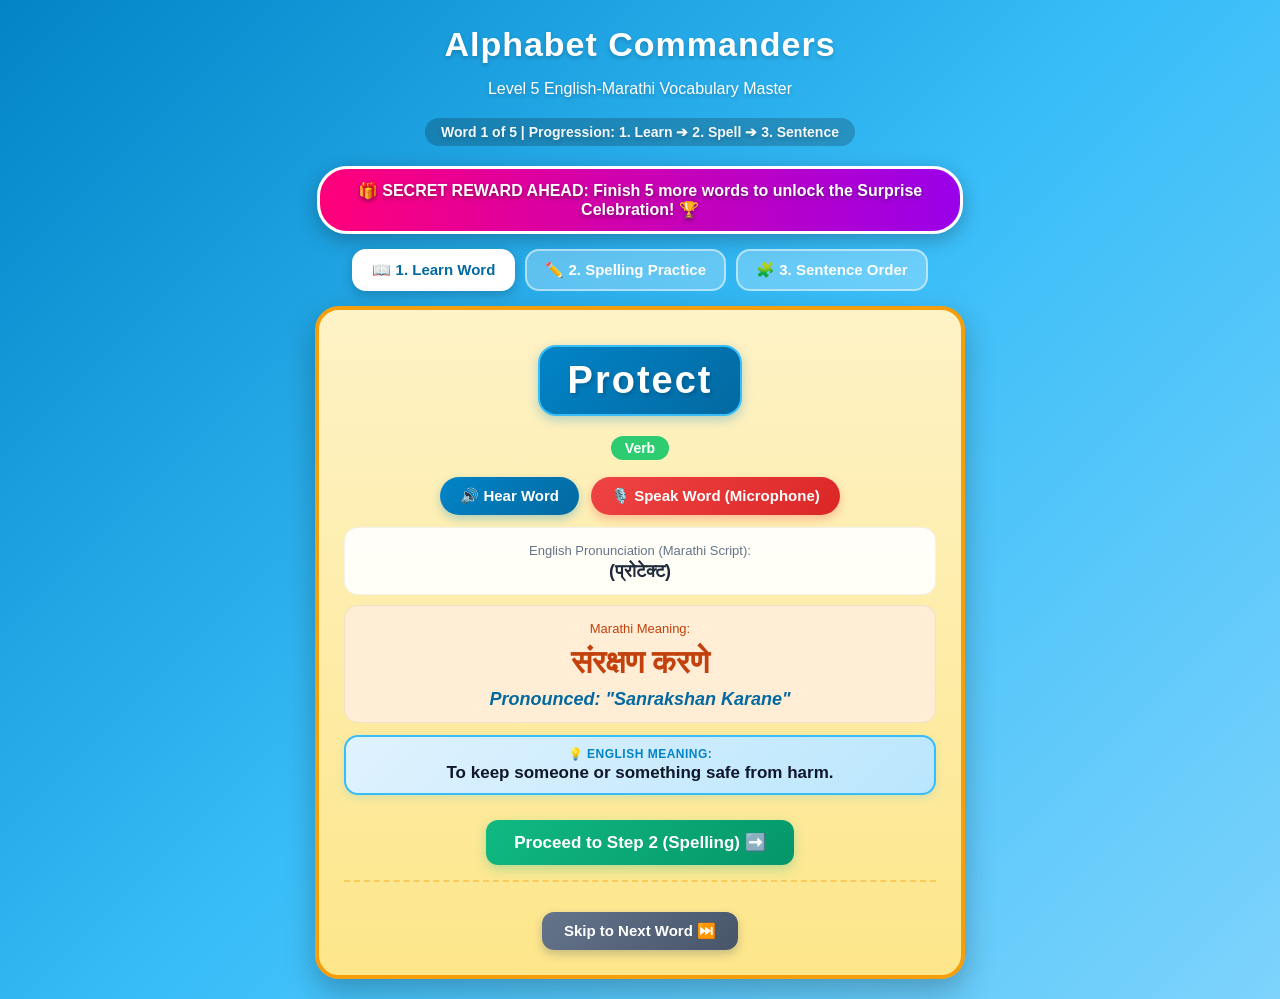
<file: 2026/Day5.html>
<!DOCTYPE html>
<html lang="en">
<head>
    <meta charset="UTF-8">
    <meta name="viewport" content="width=device-width, initial-scale=1.0">
    <title>Alphabet Commanders - Day 5 Word Master</title>
    <style>
        :root {
            --primary: #2563EB;
            --primary-dark: #1E3A8A;
            --success: #10B981;
            --warning: #F59E0B;
            --danger: #EF4444;
            --text: #1E293B;
        }

        body {
            font-family: 'Segoe UI', Tahoma, Geneva, Verdana, sans-serif;
            background: linear-gradient(135deg, #0284C7 0%, #38BDF8 50%, #7DD3FC 100%);
            color: var(--text);
            margin: 0;
            padding: 20px;
            display: flex;
            flex-direction: column;
            align-items: center;
            min-height: 100vh;
            box-sizing: border-box;
        }

        header {
            text-align: center;
            margin-bottom: 10px;
            color: #FFFFFF;
            text-shadow: 0 2px 4px rgba(0,0,0,0.2);
        }

        header h1 {
            margin: 5px 0;
            font-size: 34px;
            letter-spacing: 1px;
        }

        .step-indicator {
            font-size: 14px;
            color: rgba(255, 255, 255, 0.95);
            font-weight: bold;
            margin-top: 4px;
            background: rgba(0, 0, 0, 0.2);
            padding: 6px 16px;
            border-radius: 20px;
            display: inline-block;
        }

        /* Eye-Catching Multi-Color Motivation Banner */
        .teaser-banner {
            background: linear-gradient(90deg, #FF007A 0%, #9B00E8 33%, #00D4FF 66%, #00FF87 100%);
            background-size: 300% 300%;
            animation: gradientShift 4s ease infinite, pulseGlow 1.5s infinite alternate;
            color: #FFFFFF;
            font-size: 16px;
            font-weight: 800;
            padding: 12px 20px;
            border-radius: 30px;
            margin: 10px 0 15px 0;
            box-shadow: 0 6px 20px rgba(0,0,0,0.25);
            border: 3px solid #FFFFFF;
            text-shadow: 0 2px 4px rgba(0,0,0,0.4);
            text-align: center;
            max-width: 600px;
            width: 90%;
        }

        @keyframes gradientShift {
            0% { background-position: 0% 50%; }
            50% { background-position: 100% 50%; }
            100% { background-position: 0% 50%; }
        }

        @keyframes pulseGlow {
            0% { transform: scale(1); }
            100% { transform: scale(1.03); }
        }

        .nav-bar {
            display: flex;
            gap: 10px;
            flex-wrap: wrap;
            justify-content: center;
            margin-bottom: 15px;
        }

        .nav-btn {
            background-color: rgba(255, 255, 255, 0.25);
            backdrop-filter: blur(5px);
            color: white;
            border: 2px solid rgba(255, 255, 255, 0.5);
            padding: 10px 18px;
            font-size: 15px;
            font-weight: bold;
            border-radius: 14px;
            cursor: pointer;
            transition: all 0.2s ease;
        }

        .nav-btn.active {
            background-color: #FFFFFF;
            color: #0369A1;
            border-color: #FFFFFF;
            box-shadow: 0 4px 12px rgba(0,0,0,0.2);
        }

        .container {
            background: linear-gradient(180deg, #FEF3C7 0%, #FDE68A 100%);
            border: 4px solid #F59E0B;
            border-radius: 24px;
            padding: 25px;
            width: 100%;
            max-width: 650px;
            box-shadow: 0 12px 30px rgba(0,0,0,0.25);
            text-align: center;
            min-height: 460px;
            box-sizing: border-box;
            position: relative;
            display: flex;
            flex-direction: column;
            justify-content: space-between;
        }

        .hidden { display: none !important; }

        .word-showcase {
            background: linear-gradient(135deg, #0284C7 0%, #0369A1 100%);
            color: #FFFFFF;
            padding: 12px 28px;
            border-radius: 18px;
            display: inline-block;
            margin: 10px 0 15px 0;
            box-shadow: 0 4px 12px rgba(2, 132, 199, 0.3);
            border: 2px solid #38BDF8;
        }

        .word-showcase h2 {
            font-size: 38px;
            margin: 0;
            letter-spacing: 2px;
            text-transform: capitalize;
            text-shadow: 2px 2px 4px rgba(0,0,0,0.2);
        }

        .marathi-title { font-size: 32px; color: #C2410C; font-weight: bold; margin: 8px 0; }
        .pron-sub { font-size: 18px; color: #334155; font-weight: normal; }
        .marathi-pron { font-size: 18px; color: #0369A1; font-style: italic; font-weight: 600; }
        
        .pos-badge {
            display: inline-block;
            padding: 4px 14px;
            border-radius: 15px;
            color: white;
            font-size: 14px;
            margin: 5px 0;
            font-weight: bold;
        }

        .audio-buttons {
            display: flex;
            gap: 12px;
            justify-content: center;
            flex-wrap: wrap;
            margin: 12px 0;
        }

        .audio-btn {
            color: white;
            border: none;
            padding: 10px 20px;
            border-radius: 20px;
            cursor: pointer;
            font-size: 15px;
            font-weight: bold;
            background: linear-gradient(135deg, #0284C7 0%, #0369A1 100%);
            box-shadow: 0 4px 10px rgba(2, 132, 199, 0.3);
            transition: transform 0.1s ease;
        }

        .mic-btn {
            background: linear-gradient(135deg, #EF4444 0%, #DC2626 100%);
            box-shadow: 0 4px 10px rgba(239, 68, 68, 0.3);
        }

        .mic-btn.listening {
            animation: pulseMic 1.2s infinite;
            background: linear-gradient(135deg, #F59E0B 0%, #D97706 100%);
        }

        @keyframes pulseMic {
            0% { transform: scale(1); }
            50% { transform: scale(1.05); }
            100% { transform: scale(1); }
        }

        .speech-feedback-box {
            background-color: #FFFFFF;
            border-radius: 12px;
            padding: 10px 15px;
            margin: 10px 0;
            border: 2px solid #CBD5E1;
            font-size: 15px;
        }

        /* Tile Styles */
        .blank-container, .letter-bank, .sentence-bank, .sentence-target {
            display: flex;
            flex-wrap: wrap;
            gap: 8px;
            justify-content: center;
            margin: 15px 0;
            min-height: 45px;
        }

        .tile {
            width: 42px;
            height: 48px;
            background-color: #FFFFFF;
            border: 2px solid #CBD5E1;
            border-radius: 10px;
            display: flex;
            align-items: center;
            justify-content: center;
            font-size: 22px;
            font-weight: bold;
            cursor: pointer;
            user-select: none;
            box-shadow: 0 3px 6px rgba(0,0,0,0.08);
            transition: transform 0.1s;
        }

        .tile:active { transform: scale(0.95); }

        .tile.blank {
            border: 2px dashed #0284C7;
            background-color: #F0F9FF;
        }

        .tile.filled {
            background: linear-gradient(135deg, #0284C7 0%, #0369A1 100%);
            color: white;
            border-color: #075985;
        }

        .word-tile {
            padding: 10px 18px;
            background-color: #FFFFFF;
            border: 2px solid #38BDF8;
            color: #0C4A6E;
            border-radius: 12px;
            font-size: 16px;
            font-weight: bold;
            cursor: pointer;
            box-shadow: 0 3px 6px rgba(0,0,0,0.1);
            transition: transform 0.1s;
        }

        .word-tile:active { transform: scale(0.95); }

        .sentence-target {
            border: 2px dashed #0284C7;
            border-radius: 14px;
            padding: 12px;
            background-color: rgba(255, 255, 255, 0.85);
        }

        .feedback {
            font-size: 17px;
            font-weight: bold;
            min-height: 25px;
            margin-top: 10px;
        }

        .action-btn {
            background: linear-gradient(135deg, #10B981 0%, #059669 100%);
            color: white;
            border: none;
            padding: 12px 28px;
            border-radius: 12px;
            font-size: 17px;
            cursor: pointer;
            font-weight: bold;
            margin-top: 10px;
            box-shadow: 0 4px 12px rgba(16, 185, 129, 0.3);
            transition: all 0.2s ease;
        }

        .skip-btn {
            background: linear-gradient(135deg, #64748B 0%, #475569 100%);
            color: white;
            border: none;
            padding: 10px 22px;
            border-radius: 12px;
            font-size: 15px;
            cursor: pointer;
            font-weight: bold;
            margin-top: 20px;
            box-shadow: 0 4px 10px rgba(71, 85, 105, 0.3);
            transition: all 0.2s ease;
        }

        .skip-btn:hover {
            background: linear-gradient(135deg, #475569 0%, #334155 100%);
            transform: translateY(-1px);
        }

        .card-box {
            background-color: rgba(255, 255, 255, 0.9);
            padding: 12px;
            border-radius: 14px;
            margin: 10px 0;
            border: 1px solid rgba(0,0,0,0.05);
        }

        /* Distinctive English Meaning Highlight Card */
        .meaning-highlight-box {
            background: linear-gradient(135deg, #E0F2FE 0%, #BAE6FD 100%);
            border: 2px solid #38BDF8;
            border-radius: 14px;
            padding: 10px 16px;
            margin: 12px 0;
            box-shadow: 0 3px 8px rgba(56, 189, 248, 0.2);
            color: #0369A1;
        }

        .meaning-highlight-box .meaning-title {
            font-size: 12px;
            font-weight: 800;
            text-transform: uppercase;
            letter-spacing: 0.5px;
            color: #0284C7;
            margin-bottom: 2px;
        }

        .meaning-highlight-box .meaning-text {
            font-size: 17px;
            font-weight: 700;
            color: #0F172A;
        }

        /* Surprise Modal Overlay */
        .modal-overlay {
            position: absolute;
            top: 0; left: 0; right: 0; bottom: 0;
            background: rgba(15, 23, 42, 0.9);
            backdrop-filter: blur(8px);
            border-radius: 20px;
            display: flex;
            flex-direction: column;
            align-items: center;
            justify-content: center;
            padding: 25px;
            color: white;
            z-index: 100;
        }

        .congrats-card {
            background: linear-gradient(135deg, #0284C7 0%, #0369A1 100%);
            border: 3px solid #F59E0B;
            border-radius: 20px;
            padding: 30px 20px;
            box-shadow: 0 10px 30px rgba(0,0,0,0.5);
            width: 90%;
            max-width: 480px;
        }

        .badge-icon {
            font-size: 70px;
            margin-bottom: 10px;
            animation: bounce 1.5s infinite;
        }

        @keyframes bounce {
            0%, 100% { transform: translateY(0); }
            50% { transform: translateY(-12px); }
        }

        .modal-btn-group {
            display: flex;
            gap: 15px;
            justify-content: center;
            margin-top: 20px;
            flex-wrap: wrap;
        }

        .congrats-btn {
            padding: 12px 24px;
            border-radius: 14px;
            border: none;
            font-size: 16px;
            font-weight: bold;
            cursor: pointer;
            color: white;
            box-shadow: 0 4px 12px rgba(0,0,0,0.2);
            transition: transform 0.1s ease;
        }

        .congrats-btn:active { transform: scale(0.95); }

        .btn-keep { background: linear-gradient(135deg, #F59E0B 0%, #D97706 100%); }
        .btn-done { background: linear-gradient(135deg, #10B981 0%, #059669 100%); }
    </style>
</head>
<body>

    <header>
        <h1>Alphabet Commanders</h1>
        <p>Level 5 English-Marathi Vocabulary Master</p>
        <div class="step-indicator">
            Word <span id="current-word-num">1</span> of 5 | Progression: 1. Learn ➔ 2. Spell ➔ 3. Sentence
        </div>
    </header>

    <div class="teaser-banner" id="teaser-banner">
        🎁 SECRET REWARD AHEAD: Master 5 Day 5 words to unlock the Commander Trophy & Surprise Screen! 🏆
    </div>

    <div class="nav-bar">
        <button class="nav-btn active" id="tab-learn" onclick="switchStep(1)">📖 1. Learn Word</button>
        <button class="nav-btn" id="tab-spelling" onclick="switchStep(2)">✏️ 2. Spelling Practice</button>
        <button class="nav-btn" id="tab-sentence" onclick="switchStep(3)">🧩 3. Sentence Order</button>
    </div>

    <div class="container">
        <div>
            <div id="learn-view">
                <div class="word-showcase">
                    <h2 id="learn-word">Protect</h2>
                </div>
                <div>
                    <span id="learn-pos" class="pos-badge">Verb</span>
                </div>

                <div class="audio-buttons">
                    <button class="audio-btn" onclick="speakEnglish()">🔊 Hear Word</button>
                    <button class="audio-btn mic-btn" id="mic-btn" onclick="startSpeechRecognition()">🎙️ Speak Word (Microphone)</button>
                </div>

                <div id="speech-feedback" class="speech-feedback-box hidden">
                    <div id="speech-status-msg" style="font-weight: bold; margin-bottom: 4px;"></div>
                    <div id="speech-help-msg" style="font-size: 14px; color: #475569;"></div>
                </div>

                <div class="card-box">
                    <p style="margin: 3px 0; font-size: 13px; color: #64748B;">English Pronunciation (Marathi Script):</p>
                    <div class="pron-sub" id="learn-eng-pron" style="font-size: 18px; font-weight: bold; color: #1E293B;">(प्रोटेक्ट)</div>
                </div>

                <div class="card-box" style="background-color: #FFEDD5;">
                    <p style="margin: 3px 0; font-size: 13px; color: #C2410C;">Marathi Meaning:</p>
                    <div class="marathi-title" id="learn-marathi">संरक्षण करणे</div>
                    <div class="marathi-pron" id="learn-marathi-pron">Pronounced: "Sanrakshan Karane"</div>
                </div>
                
                <div class="meaning-highlight-box">
                    <div class="meaning-title">💡 English Meaning:</div>
                    <div class="meaning-text" id="learn-eng-def">To keep someone or something safe from harm.</div>
                </div>

                <div style="margin-top: 15px;">
                    <button class="action-btn" onclick="switchStep(2)">Proceed to Step 2 (Spelling) ➡️</button>
                </div>
            </div>

            <div id="spelling-view" class="hidden">
                <h3>Step 2: Complete the English Spelling</h3>
                <div class="marathi-title" id="spell-marathi">संरक्षण करणे</div>
                <div class="marathi-pron" id="spell-marathi-pron">Pronounced: "Sanrakshan Karane"</div>

                <div class="meaning-highlight-box">
                    <div class="meaning-title">💡 English Meaning:</div>
                    <div class="meaning-text" id="spell-def">To keep someone or something safe from harm.</div>
                </div>

                <div class="blank-container" id="spell-slots"></div>
                <p style="font-size: 14px; color: #475569;">Tap letters below to fill in the blanks:</p>
                <div class="letter-bank" id="spell-bank"></div>

                <button class="action-btn" onclick="checkSpelling()">Check Answer</button>
                <div id="spell-feedback" class="feedback"></div>
            </div>

            <div id="sentence-view" class="hidden">
                <h3>Step 3: Build the Sentence</h3>
                
                <div style="margin: 10px 0;">
                    <span id="sent-target-word-badge" class="word-showcase" style="padding: 6px 16px; margin: 0;">
                        <span id="sent-target-word" style="font-size: 22px; font-weight: bold;">Protect</span>
                    </span>
                </div>

                <div class="meaning-highlight-box">
                    <div class="meaning-title">💡 English Meaning:</div>
                    <div class="meaning-text" id="sentence-def">To keep someone or something safe from harm.</div>
                </div>

                <div class="card-box" style="background-color: #FEF3C7; border: 1px solid #F59E0B; margin: 10px 0;">
                    <p style="margin: 2px 0; font-size: 13px; color: #B45309; font-weight: bold;">Marathi Sentence Meaning:</p>
                    <div id="sent-marathi-sentence" style="font-size: 20px; color: #C2410C; font-weight: bold; margin-top: 4px;">आपण आपल्या निसर्गाचे संरक्षण केले पाहिजे.</div>
                </div>

                <p style="font-size: 14px; color: #475569;">Tap words below to build the English sentence:</p>
                <div class="sentence-target" id="sentence-target"></div>
                
                <div class="sentence-bank" id="sentence-bank"></div>

                <button class="action-btn" onclick="checkSentence()">Verify Sentence</button>
                <div id="sent-feedback" class="feedback"></div>
            </div>
        </div>

        <div style="margin-top: 15px; border-top: 2px dashed rgba(245, 158, 11, 0.4); padding-top: 10px;">
            <button class="skip-btn" onclick="skipToNextWord()">Skip to Next Word ⏭️</button>
        </div>

        <div id="congrats-modal" class="modal-overlay hidden">
            <div class="congrats-card">
                <div class="badge-icon">🏆</div>
                <h2 style="margin: 0; font-size: 28px; color: #FDE68A;">SURPRISE UNLOCKED!</h2>
                <p style="font-size: 18px; margin: 10px 0;">You earned the <b>Day 5 Master Commander Trophy!</b> 🎉</p>
                <p style="font-size: 14px; color: #E2E8F0; margin-bottom: 20px;">Outstanding job completing all 5 Day 5 words across speaking, spelling, and sentences!</p>

                <div class="modal-btn-group">
                    <button class="congrats-btn btn-keep" onclick="restartPractice()">Play Again 🔁</button>
                    <button class="congrats-btn btn-done" onclick="finishModule()">Done 🎉</button>
                </div>
            </div>
        </div>

        <div id="done-screen" class="modal-overlay hidden">
            <div class="congrats-card" style="background: linear-gradient(135deg, #059669 0%, #047857 100%); border-color: #34D399;">
                <div class="badge-icon">🌟</div>
                <h2 style="margin: 0; font-size: 28px; color: #FFFFFF;">Outstanding Job, Commander!</h2>
                <p style="font-size: 16px; margin: 15px 0;">Great effort practicing your English-Marathi vocabulary today.</p>
                <button class="congrats-btn btn-keep" style="margin-top: 10px;" onclick="restartPractice()">Start Again 🚀</button>
            </div>
        </div>

    </div>

    <script>
        let audioCtx = null;

        function getAudioContext() {
            if (!audioCtx) {
                const AudioContext = window.AudioContext || window.webkitAudioContext;
                audioCtx = new AudioContext();
            }
            if (audioCtx.state === 'suspended') {
                audioCtx.resume();
            }
            return audioCtx;
        }

        function playDingSound() {
            try {
                const ctx = getAudioContext();

                const osc1 = ctx.createOscillator();
                const gain1 = ctx.createGain();
                osc1.type = 'sine';
                osc1.frequency.setValueAtTime(587.33, ctx.currentTime);
                gain1.gain.setValueAtTime(0.3, ctx.currentTime);
                gain1.gain.exponentialRampToValueAtTime(0.001, ctx.currentTime + 0.3);
                osc1.connect(gain1);
                gain1.connect(ctx.destination);
                osc1.start(ctx.currentTime);
                osc1.stop(ctx.currentTime + 0.3);

                const osc2 = ctx.createOscillator();
                const gain2 = ctx.createGain();
                osc2.type = 'sine';
                osc2.frequency.setValueAtTime(880.00, ctx.currentTime + 0.1);
                gain2.gain.setValueAtTime(0.35, ctx.currentTime + 0.1);
                gain2.gain.exponentialRampToValueAtTime(0.001, ctx.currentTime + 0.55);
                osc2.connect(gain2);
                gain2.connect(ctx.destination);
                osc2.start(ctx.currentTime + 0.1);
                osc2.stop(ctx.currentTime + 0.55);
            } catch(e) {
                console.log("Audio play prevented or unsupported.");
            }
        }

        function playWrongSound() {
            try {
                const ctx = getAudioContext();

                const osc1 = ctx.createOscillator();
                const gain1 = ctx.createGain();
                osc1.type = 'sawtooth';
                osc1.frequency.setValueAtTime(155.56, ctx.currentTime);
                gain1.gain.setValueAtTime(0.25, ctx.currentTime);
                gain1.gain.exponentialRampToValueAtTime(0.01, ctx.currentTime + 0.2);
                osc1.connect(gain1);
                gain1.connect(ctx.destination);
                osc1.start(ctx.currentTime);
                osc1.stop(ctx.currentTime + 0.2);

                const osc2 = ctx.createOscillator();
                const gain2 = ctx.createGain();
                osc2.type = 'sawtooth';
                osc2.frequency.setValueAtTime(110.00, ctx.currentTime + 0.18);
                gain2.gain.setValueAtTime(0.3, ctx.currentTime + 0.18);
                gain2.gain.exponentialRampToValueAtTime(0.01, ctx.currentTime + 0.45);
                osc2.connect(gain2);
                gain2.connect(ctx.destination);
                osc2.start(ctx.currentTime + 0.18);
                osc2.stop(ctx.currentTime + 0.45);
            } catch(e) {
                console.log("Audio play prevented or unsupported.");
            }
        }

        let availableVoices = [];
        function populateVoices() {
            if ('speechSynthesis' in window) {
                availableVoices = speechSynthesis.getVoices();
            }
        }
        populateVoices();
        if (typeof speechSynthesis !== 'undefined' && speechSynthesis.onvoiceschanged !== undefined) {
            speechSynthesis.onvoiceschanged = populateVoices;
        }

        function speakEnglish() {
            if ('speechSynthesis' in window) {
                speechSynthesis.cancel();
                const item = dataset[currentIndex];
                const utterance = new SpeechSynthesisUtterance(item.word);
                
                utterance.lang = 'en-US';
                const voices = availableVoices.length ? availableVoices : speechSynthesis.getVoices();

                const femaleVoice = voices.find(v => 
                    v.lang.startsWith('en') && (
                        v.name.includes('Jenny') || 
                        v.name.includes('Zira') || 
                        v.name.includes('Samantha') || 
                        v.name.includes('Victoria') || 
                        v.name.includes('Google US English') ||
                        v.name.includes('Karen') ||
                        v.name.includes('Female')
                    )
                ) || voices.find(v => v.lang.startsWith('en'));

                if (femaleVoice) {
                    utterance.voice = femaleVoice;
                }

                utterance.pitch = 1.32;
                utterance.rate = 0.92;
                utterance.volume = 1.0;

                speechSynthesis.speak(utterance);
            }
        }

        function startSpeechRecognition() {
            const SpeechRecognition = window.SpeechRecognition || window.webkitSpeechRecognition;
            const feedbackBox = document.getElementById('speech-feedback');
            const statusMsg = document.getElementById('speech-status-msg');
            const helpMsg = document.getElementById('speech-help-msg');
            const micBtn = document.getElementById('mic-btn');

            feedbackBox.classList.remove('hidden');

            if (!SpeechRecognition) {
                statusMsg.style.color = 'var(--danger)';
                statusMsg.innerText = "⚠️ Speech Recognition is not supported on this browser.";
                helpMsg.innerText = "Please try using Google Chrome or Microsoft Edge.";
                return;
            }

            const recognition = new SpeechRecognition();
            recognition.lang = 'en-US';
            recognition.interimResults = false;
            recognition.maxAlternatives = 5;

            micBtn.classList.add('listening');
            micBtn.innerText = "🎙️ Listening... Speak Now!";
            statusMsg.style.color = '#1E3A8A';
            statusMsg.innerText = "🎧 Listening... Please speak clearly!";
            helpMsg.innerText = "";

            recognition.start();

            recognition.onresult = function(event) {
                micBtn.classList.remove('listening');
                micBtn.innerText = "🎙️ Speak Word (Microphone)";

                const targetWord = dataset[currentIndex].word.toLowerCase().trim();
                
                let spokenAlternatives = [];
                for (let i = 0; i < event.results[0].length; i++) {
                    spokenAlternatives.push(event.results[0][i].transcript.toLowerCase().trim());
                }

                const matched = spokenAlternatives.some(alt => {
                    const cleanAlt = alt.replace(/[^a-z0-9\s]/gi, '');
                    return cleanAlt === targetWord || cleanAlt.split(' ').includes(targetWord);
                });

                const bestTranscribedWord = event.results[0][0].transcript;

                if (matched) {
                    playDingSound();
                    statusMsg.style.color = 'var(--success)';
                    statusMsg.innerText = `✨ Excellent! Perfect pronunciation of "${dataset[currentIndex].word}"!`;
                    helpMsg.innerHTML = "🎉 Speech Verified!";
                } else {
                    playWrongSound();
                    statusMsg.style.color = 'var(--danger)';
                    statusMsg.innerText = `❌ We heard: "${bestTranscribedWord}". Try again!`;
                    
                    const item = dataset[currentIndex];
                    helpMsg.innerHTML = `💡 <b>Helpful Tip:</b> Listen to how it sounds in Marathi script: <b>(${item.engPron})</b>. Click <b>"🔊 Hear Word"</b> and speak again!`;
                }
            };

            recognition.onerror = function(event) {
                micBtn.classList.remove('listening');
                micBtn.innerText = "🎙️ Speak Word (Microphone)";
                statusMsg.style.color = 'var(--danger)';
                statusMsg.innerText = "❌ Couldn't catch that clearly.";
                helpMsg.innerText = "Make sure your microphone is enabled and speak louder.";
            };

            recognition.onend = function() {
                micBtn.classList.remove('listening');
                micBtn.innerText = "🎙️ Speak Word (Microphone)";
            };
        }

        const dataset = [
            { 
                word: "Protect", 
                engPron: "प्रोटेक्ट", 
                marathi: "संरक्षण करणे", 
                marPron: "Sanrakshan Karane", 
                def: "To keep someone or something safe from harm.", 
                pos: "Verb", 
                sentence: "We must protect our nature.",
                marathiSentence: "आपण आपल्या निसर्गाचे संरक्षण केले पाहिजे."
            },
            { 
                word: "Explain", 
                engPron: "एक्सप्लेन", 
                marathi: "स्पष्ट करणे", 
                marPron: "Spashta Karane", 
                def: "To make something clear or easy to understand.", 
                pos: "Verb", 
                sentence: "Please explain the lesson clearly.",
                marathiSentence: "कृपया धडा स्पष्टपणे समजवून सांगा."
            },
            { 
                word: "Curious", 
                engPron: "क्युरिअस", 
                marathi: "उत्सुक", 
                marPron: "Utsuk", 
                def: "Eager to learn or know something.", 
                pos: "Adjective", 
                sentence: "The curious child asked questions.",
                marathiSentence: "उत्सुक मुलाने प्रश्न विचारले."
            },
            { 
                word: "Honest", 
                engPron: "ऑनेस्ट", 
                marathi: "प्रामाणिक", 
                marPron: "Praamaanik", 
                def: "Telling the truth and not lying.", 
                pos: "Adjective", 
                sentence: "Always be honest with everyone.",
                marathiSentence: "नेहमी सर्वांशी प्रामाणिक रहा."
            },
            { 
                word: "Brave", 
                engPron: "ब्रेव्ह", 
                marathi: "शूर", 
                marPron: "Shoor", 
                def: "Showing courage and facing fear.", 
                pos: "Adjective", 
                sentence: "The brave soldier helped others.",
                marathiSentence: "शूर सैनिकाने इतरांना मदत केली."
            }
        ];

        const posColors = {
            "Noun": "#3498DB",
            "Verb": "#2ECC71",
            "Adjective": "#F1C40F",
            "Adverb": "#E67E22"
        };

        let currentIndex = 0;
        let currentStep = 1;
        
        let spellingState = [];
        let selectedSentenceWords = [];

        function updateTeaserBanner() {
            const banner = document.getElementById('teaser-banner');
            const remaining = dataset.length - currentIndex;
            if (remaining === 1) {
                banner.innerHTML = `🔥 <b>FINAL CHALLENGE!</b> Complete Word 5 to reveal your SURPRISE REWARD! 🏆`;
            } else {
                banner.innerHTML = `🎁 <b>SECRET REWARD AHEAD:</b> Finish ${remaining} more words to unlock the Surprise Celebration! 🏆`;
            }
        }

        function updateStepTabs() {
            document.getElementById('current-word-num').innerText = currentIndex + 1;
            updateTeaserBanner();

            const tabs = [
                { id: 'tab-learn', step: 1 },
                { id: 'tab-spelling', step: 2 },
                { id: 'tab-sentence', step: 3 }
            ];

            tabs.forEach(t => {
                const btn = document.getElementById(t.id);
                btn.classList.remove('active');
                if (t.step === currentStep) {
                    btn.classList.add('active');
                }
            });
        }

        function switchStep(step) {
            currentStep = step;
            updateStepTabs();

            document.getElementById('learn-view').classList.add('hidden');
            document.getElementById('spelling-view').classList.add('hidden');
            document.getElementById('sentence-view').classList.add('hidden');

            if (step === 1) {
                document.getElementById('learn-view').classList.remove('hidden');
                loadLearnCard();
            } else if (step === 2) {
                document.getElementById('spelling-view').classList.remove('hidden');
                loadSpellingMode();
            } else if (step === 3) {
                document.getElementById('sentence-view').classList.remove('hidden');
                loadSentenceMode();
            }
        }

        function skipToNextWord() {
            if (currentIndex < dataset.length - 1) {
                currentIndex++;
                switchStep(1);
            } else {
                showCongratsModal();
            }
        }

        function loadLearnCard() {
            const item = dataset[currentIndex];
            document.getElementById('learn-word').innerText = item.word;
            document.getElementById('learn-eng-pron').innerText = `(${item.engPron})`;
            document.getElementById('learn-marathi').innerText = item.marathi;
            document.getElementById('learn-marathi-pron').innerText = `Pronounced: "${item.marPron}"`;
            document.getElementById('learn-eng-def').innerText = item.def;

            const posBadge = document.getElementById('learn-pos');
            posBadge.innerText = item.pos;
            posBadge.style.backgroundColor = posColors[item.pos] || '#6B7280';

            document.getElementById('speech-feedback').classList.add('hidden');
        }

        function loadSpellingMode() {
            const item = dataset[currentIndex];
            document.getElementById('spell-marathi').innerText = item.marathi;
            document.getElementById('spell-marathi-pron').innerText = `Pronounced: "${item.marPron}"`;
            document.getElementById('spell-def').innerText = item.def;
            document.getElementById('spell-feedback').innerText = '';

            spellingState = new Array(item.word.length).fill('');

            const slotsContainer = document.getElementById('spell-slots');
            slotsContainer.innerHTML = '';
            for (let i = 0; i < item.word.length; i++) {
                const tile = document.createElement('div');
                tile.className = 'tile blank';
                tile.dataset.index = i;
                tile.onclick = () => removeLetter(i);
                slotsContainer.appendChild(tile);
            }

            const letters = item.word.toUpperCase().split('');
            const extraLetters = 'ABCDEFGHIJKLMNOPQRSTUVWXYZ'.split('').filter(l => !letters.includes(l));
            
            while (letters.length < Math.max(item.word.length + 3, 8)) {
                const randomChar = extraLetters[Math.floor(Math.random() * extraLetters.length)];
                letters.push(randomChar);
            }

            letters.sort(() => Math.random() - 0.5);

            const bankContainer = document.getElementById('spell-bank');
            bankContainer.innerHTML = '';
            letters.forEach((char, idx) => {
                const btn = document.createElement('div');
                btn.className = 'tile';
                btn.innerText = char;
                btn.id = `bank-letter-${idx}`;
                btn.onclick = () => selectLetter(char, idx);
                bankContainer.appendChild(btn);
            });
        }

        function selectLetter(char, bankIdx) {
            const firstEmpty = spellingState.findIndex(val => val === '');
            if (firstEmpty !== -1) {
                spellingState[firstEmpty] = { char, bankIdx };

                const slotsContainer = document.getElementById('spell-slots');
                const tile = slotsContainer.children[firstEmpty];
                tile.innerText = char;
                tile.classList.remove('blank');
                tile.classList.add('filled');

                const bankBtn = document.getElementById(`bank-letter-${bankIdx}`);
                if (bankBtn) bankBtn.style.visibility = 'hidden';
            }
        }

        function removeLetter(slotIdx) {
            if (spellingState[slotIdx]) {
                const { bankIdx } = spellingState[slotIdx];
                spellingState[slotIdx] = '';

                const slotsContainer = document.getElementById('spell-slots');
                const tile = slotsContainer.children[slotIdx];
                tile.innerText = '';
                tile.classList.remove('filled');
                tile.classList.add('blank');

                const bankBtn = document.getElementById(`bank-letter-${bankIdx}`);
                if (bankBtn) bankBtn.style.visibility = 'visible';
            }
        }

        function checkSpelling() {
            const item = dataset[currentIndex];
            const userWord = spellingState.map(item => item ? item.char : '').join('').toLowerCase();
            const feedback = document.getElementById('spell-feedback');

            if (userWord === item.word.toLowerCase()) {
                playDingSound();
                feedback.style.color = 'var(--success)';
                feedback.innerText = '✨ Excellent Spelling! Proceeding to Sentence Step...';

                setTimeout(() => {
                    switchStep(3);
                }, 1200);
            } else {
                playWrongSound();
                feedback.style.color = 'var(--danger)';
                feedback.innerText = '❌ Incorrect spelling. Try again or tap a filled tile to clear it!';
            }
        }

        function loadSentenceMode() {
            const item = dataset[currentIndex];
            document.getElementById('sent-target-word').innerText = item.word;
            document.getElementById('sentence-def').innerText = item.def;
            document.getElementById('sent-marathi-sentence').innerText = item.marathiSentence;
            document.getElementById('sent-feedback').innerText = '';

            selectedSentenceWords = [];
            renderSentenceTarget();

            const words = item.sentence.replace(/[.,\/#!$%\^&\*;:{}=\-_`~()]/g, "").split(" ");
            const distractorWords = ["never", "always", "together", "brightly", "quickly", "forever"];
            
            const extraWord = distractorWords[Math.floor(Math.random() * distractorWords.length)];
            words.push(extraWord);

            words.sort(() => Math.random() - 0.5);

            const bankContainer = document.getElementById('sentence-bank');
            bankContainer.innerHTML = '';
            words.forEach((word, idx) => {
                const btn = document.createElement('div');
                btn.className = 'word-tile';
                btn.innerText = word;
                btn.id = `sent-word-${idx}`;
                btn.onclick = () => selectSentenceWord(word, idx);
                bankContainer.appendChild(btn);
            });
        }

        function selectSentenceWord(word, bankIdx) {
            selectedSentenceWords.push({ word, bankIdx });
            renderSentenceTarget();

            const bankBtn = document.getElementById(`sent-word-${bankIdx}`);
            if (bankBtn) bankBtn.style.visibility = 'hidden';
        }

        function removeSentenceWord(index) {
            const removed = selectedSentenceWords.splice(index, 1)[0];
            renderSentenceTarget();

            if (removed) {
                const bankBtn = document.getElementById(`sent-word-${removed.bankIdx}`);
                if (bankBtn) bankBtn.style.visibility = 'visible';
            }
        }

        function renderSentenceTarget() {
            const targetContainer = document.getElementById('sentence-target');
            targetContainer.innerHTML = '';

            if (selectedSentenceWords.length === 0) {
                targetContainer.innerHTML = '<span style="color: #94A3B8; font-style: italic; font-size: 15px;">Tap words below to form the sentence...</span>';
                return;
            }

            selectedSentenceWords.forEach((item, idx) => {
                const btn = document.createElement('div');
                btn.className = 'word-tile';
                btn.innerText = item.word;
                btn.style.borderColor = '#10B981';
                btn.onclick = () => removeSentenceWord(idx);
                targetContainer.appendChild(btn);
            });
        }

        function checkSentence() {
            const item = dataset[currentIndex];
            const userSentence = selectedSentenceWords.map(w => w.word).join(" ");
            const cleanTarget = item.sentence.replace(/[.,\/#!$%\^&\*;:{}=\-_`~()]/g, "");
            const feedback = document.getElementById('sent-feedback');

            if (userSentence.toLowerCase() === cleanTarget.toLowerCase()) {
                playDingSound();
                feedback.style.color = 'var(--success)';

                if (currentIndex < dataset.length - 1) {
                    feedback.innerText = '🎉 Word Completed! Moving to next word...';
                    setTimeout(() => {
                        currentIndex++;
                        switchStep(1);
                    }, 1300);
                } else {
                    feedback.innerText = '🏆 ALL WORDS MASTERED!';
                    setTimeout(() => {
                        showCongratsModal();
                    }, 1000);
                }
            } else {
                playWrongSound();
                feedback.style.color = 'var(--danger)';
                feedback.innerText = '❌ Incorrect order. Tap a word in the box above to remove it!';
            }
        }

        function showCongratsModal() {
            document.getElementById('congrats-modal').classList.remove('hidden');
        }

        function finishModule() {
            document.getElementById('congrats-modal').classList.add('hidden');
            document.getElementById('done-screen').classList.remove('hidden');
        }

        function restartPractice() {
            currentIndex = 0;
            document.getElementById('congrats-modal').classList.add('hidden');
            document.getElementById('done-screen').classList.add('hidden');
            switchStep(1);
        }

        // Initialize initial state
        loadLearnCard();
        updateTeaserBanner();
    </script>
</body>
</html>
</file>
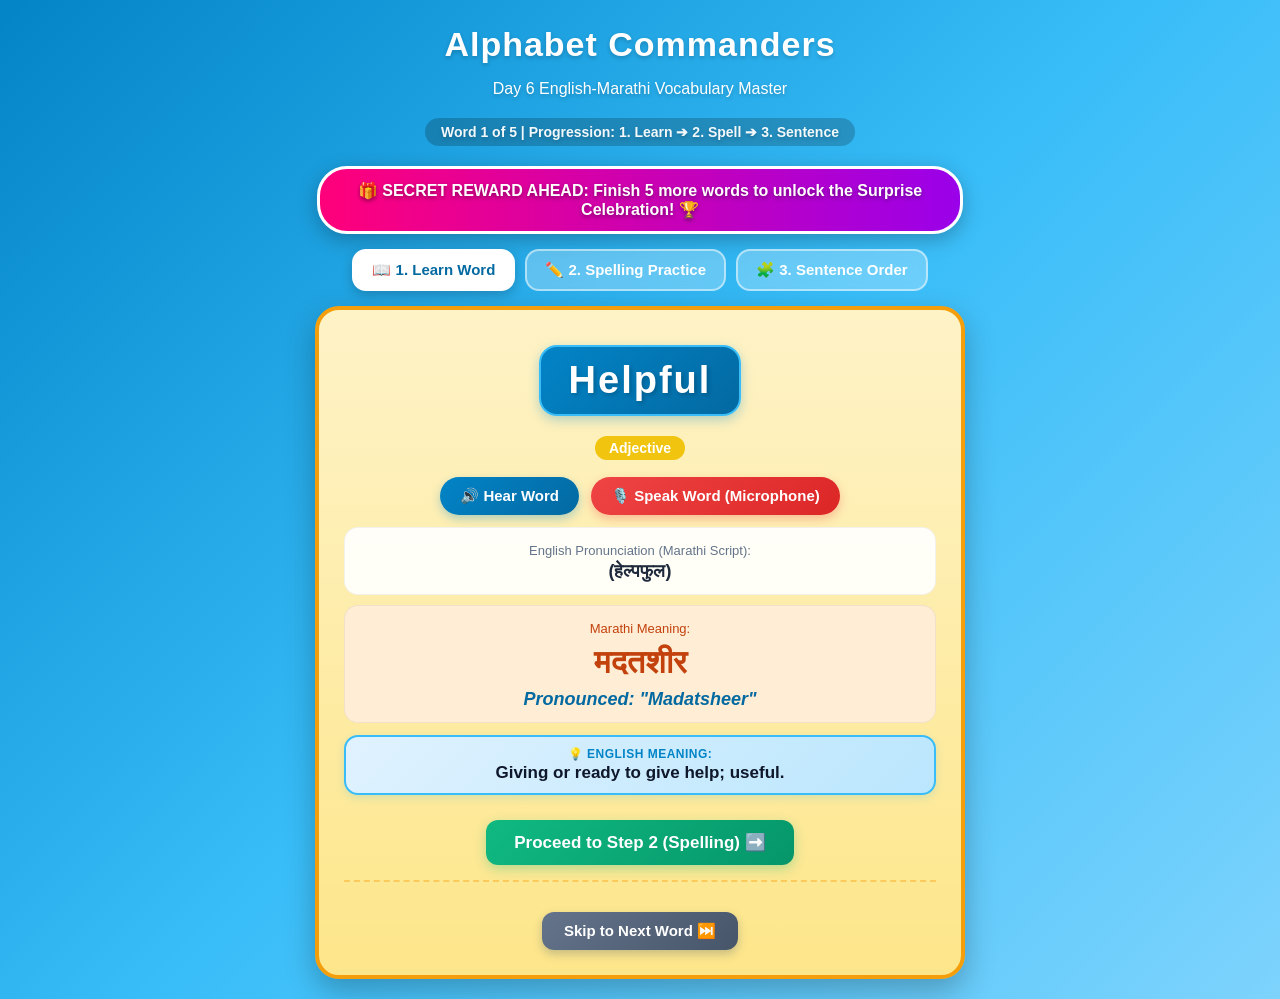
<file: 2026/Day6.html>
<!DOCTYPE html>
<html lang="en">
<head>
    <meta charset="UTF-8">
    <meta name="viewport" content="width=device-width, initial-scale=1.0">
    <title>Alphabet Commanders - Day 6 Word Master</title>
    <style>
        :root {
            --primary: #2563EB;
            --primary-dark: #1E3A8A;
            --success: #10B981;
            --warning: #F59E0B;
            --danger: #EF4444;
            --text: #1E293B;
        }

        body {
            font-family: 'Segoe UI', Tahoma, Geneva, Verdana, sans-serif;
            background: linear-gradient(135deg, #0284C7 0%, #38BDF8 50%, #7DD3FC 100%);
            color: var(--text);
            margin: 0;
            padding: 20px;
            display: flex;
            flex-direction: column;
            align-items: center;
            min-height: 100vh;
            box-sizing: border-box;
        }

        header {
            text-align: center;
            margin-bottom: 10px;
            color: #FFFFFF;
            text-shadow: 0 2px 4px rgba(0,0,0,0.2);
        }

        header h1 {
            margin: 5px 0;
            font-size: 34px;
            letter-spacing: 1px;
        }

        .step-indicator {
            font-size: 14px;
            color: rgba(255, 255, 255, 0.95);
            font-weight: bold;
            margin-top: 4px;
            background: rgba(0, 0, 0, 0.2);
            padding: 6px 16px;
            border-radius: 20px;
            display: inline-block;
        }

        .teaser-banner {
            background: linear-gradient(90deg, #FF007A 0%, #9B00E8 33%, #00D4FF 66%, #00FF87 100%);
            background-size: 300% 300%;
            animation: gradientShift 4s ease infinite, pulseGlow 1.5s infinite alternate;
            color: #FFFFFF;
            font-size: 16px;
            font-weight: 800;
            padding: 12px 20px;
            border-radius: 30px;
            margin: 10px 0 15px 0;
            box-shadow: 0 6px 20px rgba(0,0,0,0.25);
            border: 3px solid #FFFFFF;
            text-shadow: 0 2px 4px rgba(0,0,0,0.4);
            text-align: center;
            max-width: 600px;
            width: 90%;
        }

        @keyframes gradientShift {
            0% { background-position: 0% 50%; }
            50% { background-position: 100% 50%; }
            100% { background-position: 0% 50%; }
        }

        @keyframes pulseGlow {
            0% { transform: scale(1); }
            100% { transform: scale(1.03); }
        }

        .nav-bar {
            display: flex;
            gap: 10px;
            flex-wrap: wrap;
            justify-content: center;
            margin-bottom: 15px;
        }

        .nav-btn {
            background-color: rgba(255, 255, 255, 0.25);
            backdrop-filter: blur(5px);
            color: white;
            border: 2px solid rgba(255, 255, 255, 0.5);
            padding: 10px 18px;
            font-size: 15px;
            font-weight: bold;
            border-radius: 14px;
            cursor: pointer;
            transition: all 0.2s ease;
        }

        .nav-btn.active {
            background-color: #FFFFFF;
            color: #0369A1;
            border-color: #FFFFFF;
            box-shadow: 0 4px 12px rgba(0,0,0,0.2);
        }

        .container {
            background: linear-gradient(180deg, #FEF3C7 0%, #FDE68A 100%);
            border: 4px solid #F59E0B;
            border-radius: 24px;
            padding: 25px;
            width: 100%;
            max-width: 650px;
            box-shadow: 0 12px 30px rgba(0,0,0,0.25);
            text-align: center;
            min-height: 460px;
            box-sizing: border-box;
            position: relative;
            display: flex;
            flex-direction: column;
            justify-content: space-between;
        }

        .hidden { display: none !important; }

        .word-showcase {
            background: linear-gradient(135deg, #0284C7 0%, #0369A1 100%);
            color: #FFFFFF;
            padding: 12px 28px;
            border-radius: 18px;
            display: inline-block;
            margin: 10px 0 15px 0;
            box-shadow: 0 4px 12px rgba(2, 132, 199, 0.3);
            border: 2px solid #38BDF8;
        }

        .word-showcase h2 {
            font-size: 38px;
            margin: 0;
            letter-spacing: 2px;
            text-transform: capitalize;
            text-shadow: 2px 2px 4px rgba(0,0,0,0.2);
        }

        .marathi-title { font-size: 32px; color: #C2410C; font-weight: bold; margin: 8px 0; }
        .pron-sub { font-size: 18px; color: #334155; font-weight: normal; }
        .marathi-pron { font-size: 18px; color: #0369A1; font-style: italic; font-weight: 600; }

        .pos-badge {
            display: inline-block;
            padding: 4px 14px;
            border-radius: 15px;
            color: white;
            font-size: 14px;
            margin: 5px 0;
            font-weight: bold;
        }

        .audio-buttons {
            display: flex;
            gap: 12px;
            justify-content: center;
            flex-wrap: wrap;
            margin: 12px 0;
        }

        .audio-btn {
            color: white;
            border: none;
            padding: 10px 20px;
            border-radius: 20px;
            cursor: pointer;
            font-size: 15px;
            font-weight: bold;
            background: linear-gradient(135deg, #0284C7 0%, #0369A1 100%);
            box-shadow: 0 4px 10px rgba(2, 132, 199, 0.3);
            transition: transform 0.1s ease;
        }

        .mic-btn {
            background: linear-gradient(135deg, #EF4444 0%, #DC2626 100%);
            box-shadow: 0 4px 10px rgba(239, 68, 68, 0.3);
        }

        .mic-btn.listening {
            animation: pulseMic 1.2s infinite;
            background: linear-gradient(135deg, #F59E0B 0%, #D97706 100%);
        }

        @keyframes pulseMic {
            0% { transform: scale(1); }
            50% { transform: scale(1.05); }
            100% { transform: scale(1); }
        }

        .speech-feedback-box {
            background-color: #FFFFFF;
            border-radius: 12px;
            padding: 10px 15px;
            margin: 10px 0;
            border: 2px solid #CBD5E1;
            font-size: 15px;
        }

        .blank-container, .letter-bank, .sentence-bank, .sentence-target {
            display: flex;
            flex-wrap: wrap;
            gap: 8px;
            justify-content: center;
            margin: 15px 0;
            min-height: 45px;
        }

        .tile {
            width: 42px;
            height: 48px;
            background-color: #FFFFFF;
            border: 2px solid #CBD5E1;
            border-radius: 10px;
            display: flex;
            align-items: center;
            justify-content: center;
            font-size: 22px;
            font-weight: bold;
            cursor: pointer;
            user-select: none;
            box-shadow: 0 3px 6px rgba(0,0,0,0.08);
            transition: transform 0.1s;
        }

        .tile:active { transform: scale(0.95); }

        .tile.blank {
            border: 2px dashed #0284C7;
            background-color: #F0F9FF;
        }

        .tile.filled {
            background: linear-gradient(135deg, #0284C7 0%, #0369A1 100%);
            color: white;
            border-color: #075985;
        }

        .word-tile {
            padding: 10px 18px;
            background-color: #FFFFFF;
            border: 2px solid #38BDF8;
            color: #0C4A6E;
            border-radius: 12px;
            font-size: 16px;
            font-weight: bold;
            cursor: pointer;
            box-shadow: 0 3px 6px rgba(0,0,0,0.1);
            transition: transform 0.1s;
        }

        .word-tile:active { transform: scale(0.95); }

        .sentence-target {
            border: 2px dashed #0284C7;
            border-radius: 14px;
            padding: 12px;
            background-color: rgba(255, 255, 255, 0.85);
        }

        .feedback {
            font-size: 17px;
            font-weight: bold;
            min-height: 25px;
            margin-top: 10px;
        }

        .action-btn {
            background: linear-gradient(135deg, #10B981 0%, #059669 100%);
            color: white;
            border: none;
            padding: 12px 28px;
            border-radius: 12px;
            font-size: 17px;
            cursor: pointer;
            font-weight: bold;
            margin-top: 10px;
            box-shadow: 0 4px 12px rgba(16, 185, 129, 0.3);
            transition: all 0.2s ease;
        }

        .skip-btn {
            background: linear-gradient(135deg, #64748B 0%, #475569 100%);
            color: white;
            border: none;
            padding: 10px 22px;
            border-radius: 12px;
            font-size: 15px;
            cursor: pointer;
            font-weight: bold;
            margin-top: 20px;
            box-shadow: 0 4px 10px rgba(71, 85, 105, 0.3);
            transition: all 0.2s ease;
        }

        .skip-btn:hover {
            background: linear-gradient(135deg, #475569 0%, #334155 100%);
            transform: translateY(-1px);
        }

        .card-box {
            background-color: rgba(255, 255, 255, 0.9);
            padding: 12px;
            border-radius: 14px;
            margin: 10px 0;
            border: 1px solid rgba(0,0,0,0.05);
        }

        .meaning-highlight-box {
            background: linear-gradient(135deg, #E0F2FE 0%, #BAE6FD 100%);
            border: 2px solid #38BDF8;
            border-radius: 14px;
            padding: 10px 16px;
            margin: 12px 0;
            box-shadow: 0 3px 8px rgba(56, 189, 248, 0.2);
            color: #0369A1;
        }

        .meaning-highlight-box .meaning-title {
            font-size: 12px;
            font-weight: 800;
            text-transform: uppercase;
            letter-spacing: 0.5px;
            color: #0284C7;
            margin-bottom: 2px;
        }

        .meaning-highlight-box .meaning-text {
            font-size: 17px;
            font-weight: 700;
            color: #0F172A;
        }

        .modal-overlay {
            position: absolute;
            top: 0; left: 0; right: 0; bottom: 0;
            background: rgba(15, 23, 42, 0.9);
            backdrop-filter: blur(8px);
            border-radius: 20px;
            display: flex;
            flex-direction: column;
            align-items: center;
            justify-content: center;
            padding: 25px;
            color: white;
            z-index: 100;
        }

        .congrats-card {
            background: linear-gradient(135deg, #0284C7 0%, #0369A1 100%);
            border: 3px solid #F59E0B;
            border-radius: 20px;
            padding: 30px 20px;
            box-shadow: 0 10px 30px rgba(0,0,0,0.5);
            width: 90%;
            max-width: 480px;
        }

        .badge-icon {
            font-size: 70px;
            margin-bottom: 10px;
            animation: bounce 1.5s infinite;
        }

        @keyframes bounce {
            0%, 100% { transform: translateY(0); }
            50% { transform: translateY(-12px); }
        }

        .modal-btn-group {
            display: flex;
            gap: 15px;
            justify-content: center;
            margin-top: 20px;
            flex-wrap: wrap;
        }

        .congrats-btn {
            padding: 12px 24px;
            border-radius: 14px;
            border: none;
            font-size: 16px;
            font-weight: bold;
            cursor: pointer;
            color: white;
            box-shadow: 0 4px 12px rgba(0,0,0,0.2);
            transition: transform 0.1s ease;
        }

        .congrats-btn:active { transform: scale(0.95); }

        .btn-keep { background: linear-gradient(135deg, #F59E0B 0%, #D97706 100%); }
        .btn-done { background: linear-gradient(135deg, #10B981 0%, #059669 100%); }
    </style>
</head>
<body>

    <header>
        <h1>Alphabet Commanders</h1>
        <p>Day 6 English-Marathi Vocabulary Master</p>
        <div class="step-indicator">
            Word <span id="current-word-num">1</span> of 5 | Progression: 1. Learn ➔ 2. Spell ➔ 3. Sentence
        </div>
    </header>

    <div class="teaser-banner" id="teaser-banner">
        🎁 SECRET REWARD AHEAD: Master 5 Day 6 words to unlock the Commander Trophy & Surprise Screen! 🏆
    </div>

    <div class="nav-bar">
        <button class="nav-btn active" id="tab-learn" onclick="switchStep(1)">📖 1. Learn Word</button>
        <button class="nav-btn" id="tab-spelling" onclick="switchStep(2)">✏️ 2. Spelling Practice</button>
        <button class="nav-btn" id="tab-sentence" onclick="switchStep(3)">🧩 3. Sentence Order</button>
    </div>

    <div class="container">
        <div>
            <div id="learn-view">
                <div class="word-showcase">
                    <h2 id="learn-word">Helpful</h2>
                </div>
                <div>
                    <span id="learn-pos" class="pos-badge">Adjective</span>
                </div>

                <div class="audio-buttons">
                    <button class="audio-btn" onclick="speakEnglish()">🔊 Hear Word</button>
                    <button class="audio-btn mic-btn" id="mic-btn" onclick="startSpeechRecognition()">🎙️ Speak Word (Microphone)</button>
                </div>

                <div id="speech-feedback" class="speech-feedback-box hidden">
                    <div id="speech-status-msg" style="font-weight: bold; margin-bottom: 4px;"></div>
                    <div id="speech-help-msg" style="font-size: 14px; color: #475569;"></div>
                </div>

                <div class="card-box">
                    <p style="margin: 3px 0; font-size: 13px; color: #64748B;">English Pronunciation (Marathi Script):</p>
                    <div class="pron-sub" id="learn-eng-pron" style="font-size: 18px; font-weight: bold; color: #1E293B;">(हेल्पफुल)</div>
                </div>

                <div class="card-box" style="background-color: #FFEDD5;">
                    <p style="margin: 3px 0; font-size: 13px; color: #C2410C;">Marathi Meaning:</p>
                    <div class="marathi-title" id="learn-marathi">मदतशीर</div>
                    <div class="marathi-pron" id="learn-marathi-pron">Pronounced: "Madatsheer"</div>
                </div>
                
                <div class="meaning-highlight-box">
                    <div class="meaning-title">💡 English Meaning:</div>
                    <div class="meaning-text" id="learn-eng-def">Giving or ready to give help; useful.</div>
                </div>

                <div style="margin-top: 15px;">
                    <button class="action-btn" onclick="switchStep(2)">Proceed to Step 2 (Spelling) ➡️</button>
                </div>
            </div>

            <div id="spelling-view" class="hidden">
                <h3>Step 2: Complete the English Spelling</h3>
                <div class="marathi-title" id="spell-marathi">मदतशीर</div>
                <div class="marathi-pron" id="spell-marathi-pron">Pronounced: "Madatsheer"</div>

                <div class="meaning-highlight-box">
                    <div class="meaning-title">💡 English Meaning:</div>
                    <div class="meaning-text" id="spell-def">Giving or ready to give help; useful.</div>
                </div>

                <div class="blank-container" id="spell-slots"></div>
                <p style="font-size: 14px; color: #475569;">Tap letters below to fill in the blanks:</p>
                <div class="letter-bank" id="spell-bank"></div>

                <button class="action-btn" onclick="checkSpelling()">Check Answer</button>
                <div id="spell-feedback" class="feedback"></div>
            </div>

            <div id="sentence-view" class="hidden">
                <h3>Step 3: Build the Sentence</h3>
                
                <div style="margin: 10px 0;">
                    <span id="sent-target-word-badge" class="word-showcase" style="padding: 6px 16px; margin: 0;">
                        <span id="sent-target-word" style="font-size: 22px; font-weight: bold;">Helpful</span>
                    </span>
                </div>

                <div class="meaning-highlight-box">
                    <div class="meaning-title">💡 English Meaning:</div>
                    <div class="meaning-text" id="sentence-def">Giving or ready to give help; useful.</div>
                </div>

                <div class="card-box" style="background-color: #FEF3C7; border: 1px solid #F59E0B; margin: 10px 0;">
                    <p style="margin: 2px 0; font-size: 13px; color: #B45309; font-weight: bold;">Marathi Sentence Meaning:</p>
                    <div id="sent-marathi-sentence" style="font-size: 20px; color: #C2410C; font-weight: bold; margin-top: 4px;">तो एक अतिशय मदतशीर मुलगा आहे.</div>
                </div>

                <p style="font-size: 14px; color: #475569;">Tap words below to build the English sentence:</p>
                <div class="sentence-target" id="sentence-target"></div>
                
                <div class="sentence-bank" id="sentence-bank"></div>

                <button class="action-btn" onclick="checkSentence()">Verify Sentence</button>
                <div id="sent-feedback" class="feedback"></div>
            </div>
        </div>

        <div style="margin-top: 15px; border-top: 2px dashed rgba(245, 158, 11, 0.4); padding-top: 10px;">
            <button class="skip-btn" onclick="skipToNextWord()">Skip to Next Word ⏭️</button>
        </div>

        <div id="congrats-modal" class="modal-overlay hidden">
            <div class="congrats-card">
                <div class="badge-icon">🏆</div>
                <h2 style="margin: 0; font-size: 28px; color: #FDE68A;">SURPRISE UNLOCKED!</h2>
                <p style="font-size: 18px; margin: 10px 0;">You earned the <b>Day 6 Master Commander Trophy!</b> 🎉</p>
                <p style="font-size: 14px; color: #E2E8F0; margin-bottom: 20px;">Outstanding job completing all 5 Day 6 words across speaking, spelling, and sentences!</p>

                <div class="modal-btn-group">
                    <button class="congrats-btn btn-keep" onclick="restartPractice()">Play Again 🔁</button>
                    <button class="congrats-btn btn-done" onclick="finishModule()">Done 🎉</button>
                </div>
            </div>
        </div>

        <div id="done-screen" class="modal-overlay hidden">
            <div class="congrats-card" style="background: linear-gradient(135deg, #059669 0%, #047857 100%); border-color: #34D399;">
                <div class="badge-icon">🌟</div>
                <h2 style="margin: 0; font-size: 28px; color: #FFFFFF;">Outstanding Job, Commander!</h2>
                <p style="font-size: 16px; margin: 15px 0;">Great effort practicing your English-Marathi vocabulary today.</p>
                <button class="congrats-btn btn-keep" style="margin-top: 10px;" onclick="restartPractice()">Start Again 🚀</button>
            </div>
        </div>

    </div>

    <script>
        let audioCtx = null;

        function getAudioContext() {
            if (!audioCtx) {
                const AudioContext = window.AudioContext || window.webkitAudioContext;
                audioCtx = new AudioContext();
            }
            if (audioCtx.state === 'suspended') {
                audioCtx.resume();
            }
            return audioCtx;
        }

        function playDingSound() {
            try {
                const ctx = getAudioContext();

                const osc1 = ctx.createOscillator();
                const gain1 = ctx.createGain();
                osc1.type = 'sine';
                osc1.frequency.setValueAtTime(587.33, ctx.currentTime);
                gain1.gain.setValueAtTime(0.3, ctx.currentTime);
                gain1.gain.exponentialRampToValueAtTime(0.001, ctx.currentTime + 0.3);
                osc1.connect(gain1);
                gain1.connect(ctx.destination);
                osc1.start(ctx.currentTime);
                osc1.stop(ctx.currentTime + 0.3);

                const osc2 = ctx.createOscillator();
                const gain2 = ctx.createGain();
                osc2.type = 'sine';
                osc2.frequency.setValueAtTime(880.00, ctx.currentTime + 0.1);
                gain2.gain.setValueAtTime(0.35, ctx.currentTime + 0.1);
                gain2.gain.exponentialRampToValueAtTime(0.001, ctx.currentTime + 0.55);
                osc2.connect(gain2);
                gain2.connect(ctx.destination);
                osc2.start(ctx.currentTime + 0.1);
                osc2.stop(ctx.currentTime + 0.55);
            } catch(e) {
                console.log("Audio play prevented or unsupported.");
            }
        }

        function playWrongSound() {
            try {
                const ctx = getAudioContext();

                const osc1 = ctx.createOscillator();
                const gain1 = ctx.createGain();
                osc1.type = 'sawtooth';
                osc1.frequency.setValueAtTime(155.56, ctx.currentTime);
                gain1.gain.setValueAtTime(0.25, ctx.currentTime);
                gain1.gain.exponentialRampToValueAtTime(0.01, ctx.currentTime + 0.2);
                osc1.connect(gain1);
                gain1.connect(ctx.destination);
                osc1.start(ctx.currentTime);
                osc1.stop(ctx.currentTime + 0.2);

                const osc2 = ctx.createOscillator();
                const gain2 = ctx.createGain();
                osc2.type = 'sawtooth';
                osc2.frequency.setValueAtTime(110.00, ctx.currentTime + 0.18);
                gain2.gain.setValueAtTime(0.3, ctx.currentTime + 0.18);
                gain2.gain.exponentialRampToValueAtTime(0.01, ctx.currentTime + 0.45);
                osc2.connect(gain2);
                gain2.connect(ctx.destination);
                osc2.start(ctx.currentTime + 0.18);
                osc2.stop(ctx.currentTime + 0.45);
            } catch(e) {
                console.log("Audio play prevented or unsupported.");
            }
        }

        let availableVoices = [];
        function populateVoices() {
            if ('speechSynthesis' in window) {
                availableVoices = speechSynthesis.getVoices();
            }
        }
        populateVoices();
        if (typeof speechSynthesis !== 'undefined' && speechSynthesis.onvoiceschanged !== undefined) {
            speechSynthesis.onvoiceschanged = populateVoices;
        }

        function speakEnglish() {
            if ('speechSynthesis' in window) {
                speechSynthesis.cancel();
                const item = dataset[currentIndex];
                const utterance = new SpeechSynthesisUtterance(item.word);
                
                utterance.lang = 'en-US';
                const voices = availableVoices.length ? availableVoices : speechSynthesis.getVoices();

                const femaleVoice = voices.find(v => 
                    v.lang.startsWith('en') && (
                        v.name.includes('Jenny') || 
                        v.name.includes('Zira') || 
                        v.name.includes('Samantha') || 
                        v.name.includes('Victoria') || 
                        v.name.includes('Google US English') ||
                        v.name.includes('Karen') ||
                        v.name.includes('Female')
                    )
                ) || voices.find(v => v.lang.startsWith('en'));

                if (femaleVoice) {
                    utterance.voice = femaleVoice;
                }

                utterance.pitch = 1.32;
                utterance.rate = 0.92;
                utterance.volume = 1.0;

                speechSynthesis.speak(utterance);
            }
        }

        function startSpeechRecognition() {
            const SpeechRecognition = window.SpeechRecognition || window.webkitSpeechRecognition;
            const feedbackBox = document.getElementById('speech-feedback');
            const statusMsg = document.getElementById('speech-status-msg');
            const helpMsg = document.getElementById('speech-help-msg');
            const micBtn = document.getElementById('mic-btn');

            feedbackBox.classList.remove('hidden');

            if (!SpeechRecognition) {
                statusMsg.style.color = 'var(--danger)';
                statusMsg.innerText = "⚠️ Speech Recognition is not supported on this browser.";
                helpMsg.innerText = "Please try using Google Chrome or Microsoft Edge.";
                return;
            }

            const recognition = new SpeechRecognition();
            recognition.lang = 'en-US';
            recognition.interimResults = false;
            recognition.maxAlternatives = 5;

            micBtn.classList.add('listening');
            micBtn.innerText = "🎙️ Listening... Speak Now!";
            statusMsg.style.color = '#1E3A8A';
            statusMsg.innerText = "🎧 Listening... Please speak clearly!";
            helpMsg.innerText = "";

            recognition.start();

            recognition.onresult = function(event) {
                micBtn.classList.remove('listening');
                micBtn.innerText = "🎙️ Speak Word (Microphone)";

                const targetWord = dataset[currentIndex].word.toLowerCase().trim();
                
                let spokenAlternatives = [];
                for (let i = 0; i < event.results[0].length; i++) {
                    spokenAlternatives.push(event.results[0][i].transcript.toLowerCase().trim());
                }

                const matched = spokenAlternatives.some(alt => {
                    const cleanAlt = alt.replace(/[^a-z0-9\s]/gi, '');
                    return cleanAlt === targetWord || cleanAlt.split(' ').includes(targetWord);
                });

                const bestTranscribedWord = event.results[0][0].transcript;

                if (matched) {
                    playDingSound();
                    statusMsg.style.color = 'var(--success)';
                    statusMsg.innerText = `✨ Excellent! Perfect pronunciation of "${dataset[currentIndex].word}"!`;
                    helpMsg.innerHTML = "🎉 Speech Verified!";
                } else {
                    playWrongSound();
                    statusMsg.style.color = 'var(--danger)';
                    statusMsg.innerText = `❌ We heard: "${bestTranscribedWord}". Try again!`;
                    
                    const item = dataset[currentIndex];
                    helpMsg.innerHTML = `💡 <b>Helpful Tip:</b> Listen to how it sounds in Marathi script: <b>(${item.engPron})</b>. Click <b>"🔊 Hear Word"</b> and speak again!`;
                }
            };

            recognition.onerror = function(event) {
                micBtn.classList.remove('listening');
                micBtn.innerText = "🎙️ Speak Word (Microphone)";
                statusMsg.style.color = 'var(--danger)';
                statusMsg.innerText = "❌ Couldn't catch that clearly.";
                helpMsg.innerText = "Make sure your microphone is enabled and speak louder.";
            };

            recognition.onend = function() {
                micBtn.classList.remove('listening');
                micBtn.innerText = "🎙️ Speak Word (Microphone)";
            };
        }

        const dataset = [
            { 
                word: "Helpful", 
                engPron: "हेल्पफुल", 
                marathi: "मदतशीर", 
                marPron: "Madatsheer", 
                def: "Giving or ready to give help; useful.", 
                pos: "Adjective", 
                sentence: "He is a very helpful boy.",
                marathiSentence: "तो एक अतिशय मदतशीर मुलगा आहे."
            },
            { 
                word: "Beautiful", 
                engPron: "ब्युटिफुल", 
                marathi: "सुंदर", 
                marPron: "Sundar", 
                def: "Pleasing to the senses or mind.", 
                pos: "Adjective", 
                sentence: "The garden looks very beautiful.",
                marathiSentence: "बाग खूप सुंदर दिसते."
            },
            { 
                word: "Important", 
                engPron: "इंपॉर्टंट", 
                marathi: "महत्त्वाचे", 
                marPron: "Mahattvache", 
                def: "Of great significance or value.", 
                pos: "Adjective", 
                sentence: "Education is important for everyone.",
                marathiSentence: "शिक्षण सर्वांसाठी महत्त्वाचे आहे."
            },
            { 
                word: "Together", 
                engPron: "टुगेदर", 
                marathi: "एकत्र", 
                marPron: "Ekatra", 
                def: "With or in proximity to another person or people.", 
                pos: "Adverb", 
                sentence: "We can solve problems together.",
                marathiSentence: "आपण समस्या एकत्र सोडवू शकतो."
            },
            { 
                word: "Carefully", 
                engPron: "केअरफुली", 
                marathi: "काळजीपूर्वक", 
                marPron: "Kaaljeepoorvak", 
                def: "In a way that avoids harm or errors.", 
                pos: "Adverb", 
                sentence: "Read the instructions carefully.",
                marathiSentence: "सूचना काळजीपूर्वक वाचा."
            }
        ];

        const posColors = {
            "Noun": "#3498DB",
            "Verb": "#2ECC71",
            "Adjective": "#F1C40F",
            "Adverb": "#E67E22"
        };

        let currentIndex = 0;
        let currentStep = 1;
        
        let spellingState = [];
        let selectedSentenceWords = [];

        function updateTeaserBanner() {
            const banner = document.getElementById('teaser-banner');
            const remaining = dataset.length - currentIndex;
            if (remaining === 1) {
                banner.innerHTML = `🔥 <b>FINAL CHALLENGE!</b> Complete Word 5 to reveal your SURPRISE REWARD! 🏆`;
            } else {
                banner.innerHTML = `🎁 <b>SECRET REWARD AHEAD:</b> Finish ${remaining} more words to unlock the Surprise Celebration! 🏆`;
            }
        }

        function updateStepTabs() {
            document.getElementById('current-word-num').innerText = currentIndex + 1;
            updateTeaserBanner();

            const tabs = [
                { id: 'tab-learn', step: 1 },
                { id: 'tab-spelling', step: 2 },
                { id: 'tab-sentence', step: 3 }
            ];

            tabs.forEach(t => {
                const btn = document.getElementById(t.id);
                btn.classList.remove('active');
                if (t.step === currentStep) {
                    btn.classList.add('active');
                }
            });
        }

        function switchStep(step) {
            currentStep = step;
            updateStepTabs();

            document.getElementById('learn-view').classList.add('hidden');
            document.getElementById('spelling-view').classList.add('hidden');
            document.getElementById('sentence-view').classList.add('hidden');

            if (step === 1) {
                document.getElementById('learn-view').classList.remove('hidden');
                loadLearnCard();
            } else if (step === 2) {
                document.getElementById('spelling-view').classList.remove('hidden');
                loadSpellingMode();
            } else if (step === 3) {
                document.getElementById('sentence-view').classList.remove('hidden');
                loadSentenceMode();
            }
        }

        function skipToNextWord() {
            if (currentIndex < dataset.length - 1) {
                currentIndex++;
                switchStep(1);
            } else {
                showCongratsModal();
            }
        }

        function loadLearnCard() {
            const item = dataset[currentIndex];
            document.getElementById('learn-word').innerText = item.word;
            document.getElementById('learn-eng-pron').innerText = `(${item.engPron})`;
            document.getElementById('learn-marathi').innerText = item.marathi;
            document.getElementById('learn-marathi-pron').innerText = `Pronounced: "${item.marPron}"`;
            document.getElementById('learn-eng-def').innerText = item.def;

            const posBadge = document.getElementById('learn-pos');
            posBadge.innerText = item.pos;
            posBadge.style.backgroundColor = posColors[item.pos] || '#6B7280';

            document.getElementById('speech-feedback').classList.add('hidden');
        }

        function loadSpellingMode() {
            const item = dataset[currentIndex];
            document.getElementById('spell-marathi').innerText = item.marathi;
            document.getElementById('spell-marathi-pron').innerText = `Pronounced: "${item.marPron}"`;
            document.getElementById('spell-def').innerText = item.def;
            document.getElementById('spell-feedback').innerText = '';

            spellingState = new Array(item.word.length).fill('');

            const slotsContainer = document.getElementById('spell-slots');
            slotsContainer.innerHTML = '';
            for (let i = 0; i < item.word.length; i++) {
                const tile = document.createElement('div');
                tile.className = 'tile blank';
                tile.dataset.index = i;
                tile.onclick = () => removeLetter(i);
                slotsContainer.appendChild(tile);
            }

            const letters = item.word.toUpperCase().split('');
            const extraLetters = 'ABCDEFGHIJKLMNOPQRSTUVWXYZ'.split('').filter(l => !letters.includes(l));
            
            while (letters.length < Math.max(item.word.length + 3, 8)) {
                const randomChar = extraLetters[Math.floor(Math.random() * extraLetters.length)];
                letters.push(randomChar);
            }

            letters.sort(() => Math.random() - 0.5);

            const bankContainer = document.getElementById('spell-bank');
            bankContainer.innerHTML = '';
            letters.forEach((char, idx) => {
                const btn = document.createElement('div');
                btn.className = 'tile';
                btn.innerText = char;
                btn.id = `bank-letter-${idx}`;
                btn.onclick = () => selectLetter(char, idx);
                bankContainer.appendChild(btn);
            });
        }

        function selectLetter(char, bankIdx) {
            const firstEmpty = spellingState.findIndex(val => val === '');
            if (firstEmpty !== -1) {
                spellingState[firstEmpty] = { char, bankIdx };

                const slotsContainer = document.getElementById('spell-slots');
                const tile = slotsContainer.children[firstEmpty];
                tile.innerText = char;
                tile.classList.remove('blank');
                tile.classList.add('filled');

                const bankBtn = document.getElementById(`bank-letter-${bankIdx}`);
                if (bankBtn) bankBtn.style.visibility = 'hidden';
            }
        }

        function removeLetter(slotIdx) {
            if (spellingState[slotIdx]) {
                const { bankIdx } = spellingState[slotIdx];
                spellingState[slotIdx] = '';

                const slotsContainer = document.getElementById('spell-slots');
                const tile = slotsContainer.children[slotIdx];
                tile.innerText = '';
                tile.classList.remove('filled');
                tile.classList.add('blank');

                const bankBtn = document.getElementById(`bank-letter-${bankIdx}`);
                if (bankBtn) bankBtn.style.visibility = 'visible';
            }
        }

        function checkSpelling() {
            const item = dataset[currentIndex];
            const userWord = spellingState.map(item => item ? item.char : '').join('').toLowerCase();
            const feedback = document.getElementById('spell-feedback');

            if (userWord === item.word.toLowerCase()) {
                playDingSound();
                feedback.style.color = 'var(--success)';
                feedback.innerText = '✨ Excellent Spelling! Proceeding to Sentence Step...';

                setTimeout(() => {
                    switchStep(3);
                }, 1200);
            } else {
                playWrongSound();
                feedback.style.color = 'var(--danger)';
                feedback.innerText = '❌ Incorrect spelling. Try again or tap a filled tile to clear it!';
            }
        }

        function loadSentenceMode() {
            const item = dataset[currentIndex];
            document.getElementById('sent-target-word').innerText = item.word;
            document.getElementById('sentence-def').innerText = item.def;
            document.getElementById('sent-marathi-sentence').innerText = item.marathiSentence;
            document.getElementById('sent-feedback').innerText = '';

            selectedSentenceWords = [];
            renderSentenceTarget();

            const words = item.sentence.replace(/[.,\/#!$%\^&\*;:{}=\-_`~()]/g, "").split(" ");
            const distractorWords = ["never", "always", "together", "brightly", "quickly", "forever"];
            
            const extraWord = distractorWords[Math.floor(Math.random() * distractorWords.length)];
            words.push(extraWord);

            words.sort(() => Math.random() - 0.5);

            const bankContainer = document.getElementById('sentence-bank');
            bankContainer.innerHTML = '';
            words.forEach((word, idx) => {
                const btn = document.createElement('div');
                btn.className = 'word-tile';
                btn.innerText = word;
                btn.id = `sent-word-${idx}`;
                btn.onclick = () => selectSentenceWord(word, idx);
                bankContainer.appendChild(btn);
            });
        }

        function selectSentenceWord(word, bankIdx) {
            selectedSentenceWords.push({ word, bankIdx });
            renderSentenceTarget();

            const bankBtn = document.getElementById(`sent-word-${bankIdx}`);
            if (bankBtn) bankBtn.style.visibility = 'hidden';
        }

        function removeSentenceWord(index) {
            const removed = selectedSentenceWords.splice(index, 1)[0];
            renderSentenceTarget();

            if (removed) {
                const bankBtn = document.getElementById(`sent-word-${removed.bankIdx}`);
                if (bankBtn) bankBtn.style.visibility = 'visible';
            }
        }

        function renderSentenceTarget() {
            const targetContainer = document.getElementById('sentence-target');
            targetContainer.innerHTML = '';

            if (selectedSentenceWords.length === 0) {
                targetContainer.innerHTML = '<span style="color: #94A3B8; font-style: italic; font-size: 15px;">Tap words below to form the sentence...</span>';
                return;
            }

            selectedSentenceWords.forEach((item, idx) => {
                const btn = document.createElement('div');
                btn.className = 'word-tile';
                btn.innerText = item.word;
                btn.style.borderColor = '#10B981';
                btn.onclick = () => removeSentenceWord(idx);
                targetContainer.appendChild(btn);
            });
        }

        function checkSentence() {
            const item = dataset[currentIndex];
            const userSentence = selectedSentenceWords.map(w => w.word).join(" ");
            const cleanTarget = item.sentence.replace(/[.,\/#!$%\^&\*;:{}=\-_`~()]/g, "");
            const feedback = document.getElementById('sent-feedback');

            if (userSentence.toLowerCase() === cleanTarget.toLowerCase()) {
                playDingSound();
                feedback.style.color = 'var(--success)';

                if (currentIndex < dataset.length - 1) {
                    feedback.innerText = '🎉 Word Completed! Moving to next word...';
                    setTimeout(() => {
                        currentIndex++;
                        switchStep(1);
                    }, 1300);
                } else {
                    feedback.innerText = '🏆 ALL WORDS MASTERED!';
                    setTimeout(() => {
                        showCongratsModal();
                    }, 1000);
                }
            } else {
                playWrongSound();
                feedback.style.color = 'var(--danger)';
                feedback.innerText = '❌ Incorrect order. Tap a word in the box above to remove it!';
            }
        }

        function showCongratsModal() {
            document.getElementById('congrats-modal').classList.remove('hidden');
        }

        function finishModule() {
            document.getElementById('congrats-modal').classList.add('hidden');
            document.getElementById('done-screen').classList.remove('hidden');
        }

        function restartPractice() {
            currentIndex = 0;
            document.getElementById('congrats-modal').classList.add('hidden');
            document.getElementById('done-screen').classList.add('hidden');
            switchStep(1);
        }

        // Initialize initial state
        loadLearnCard();
        updateTeaserBanner();
    </script>
</body>
</html>
</file>
